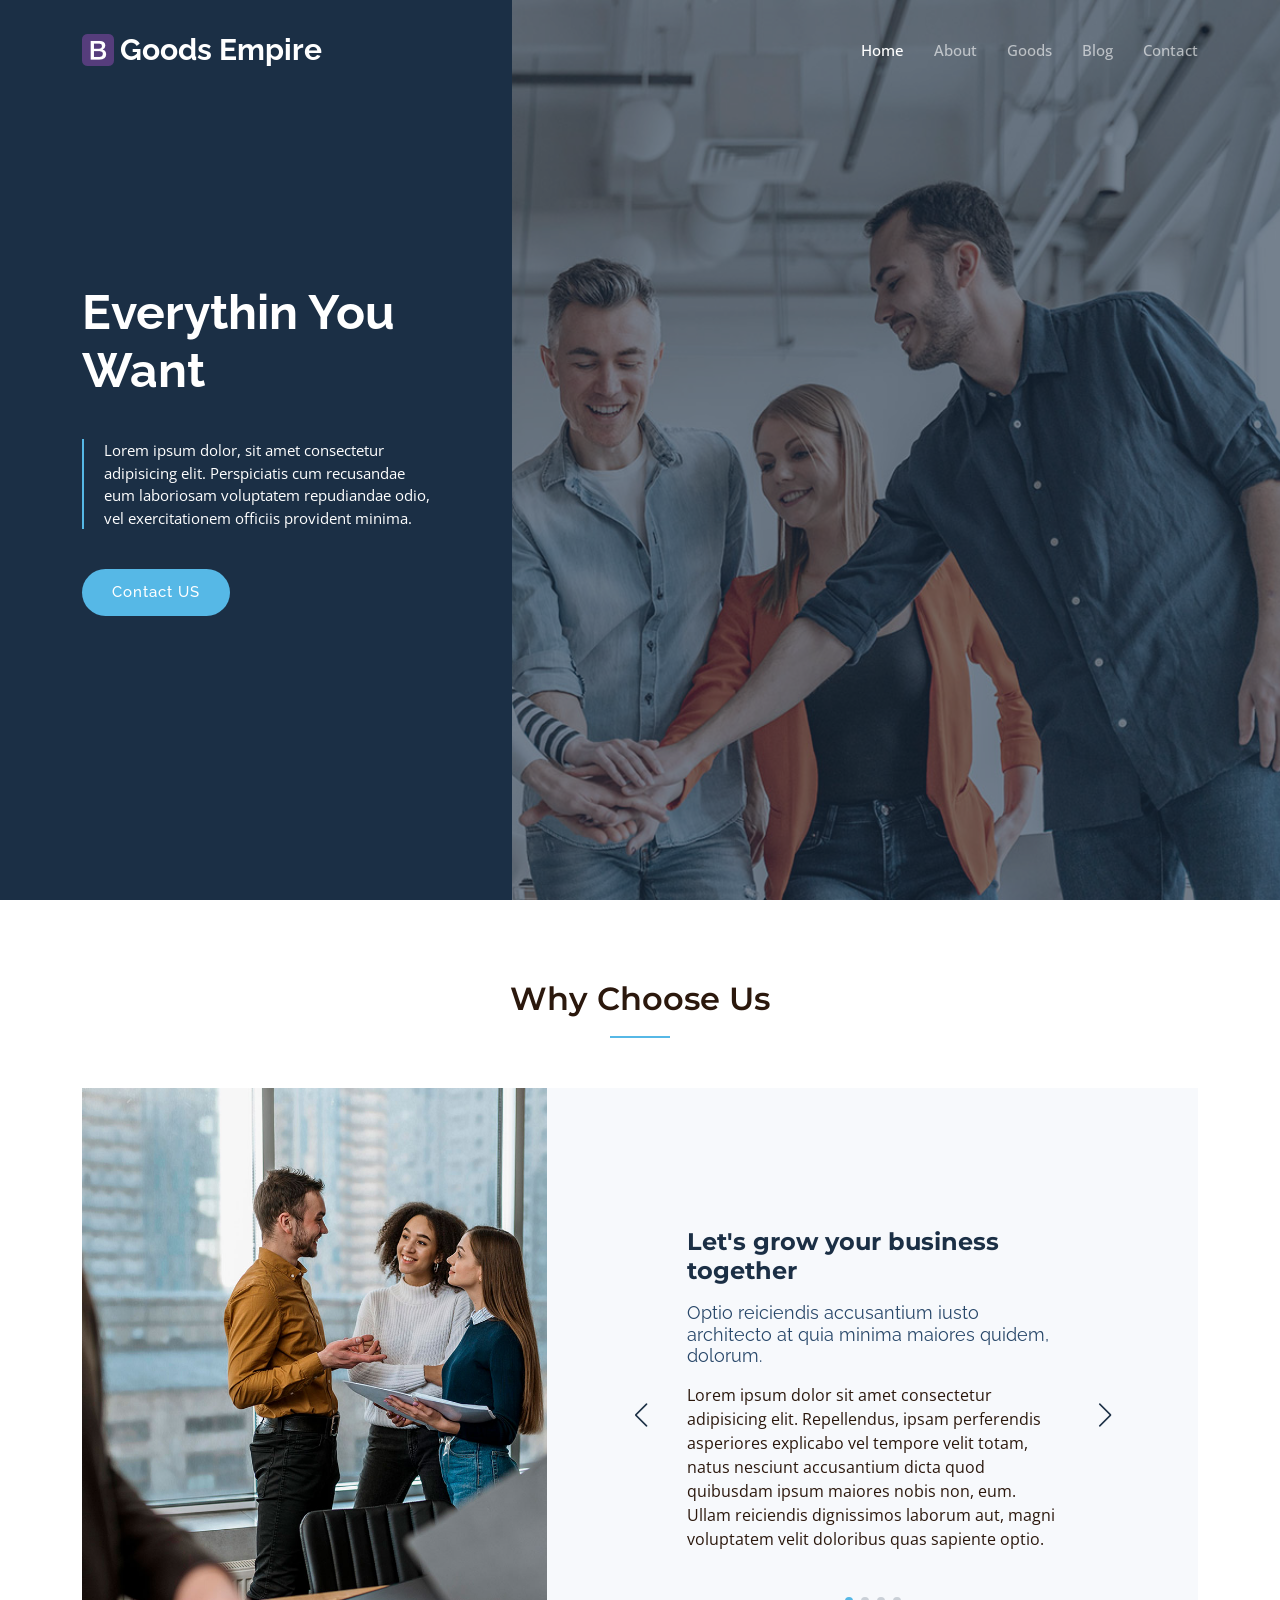
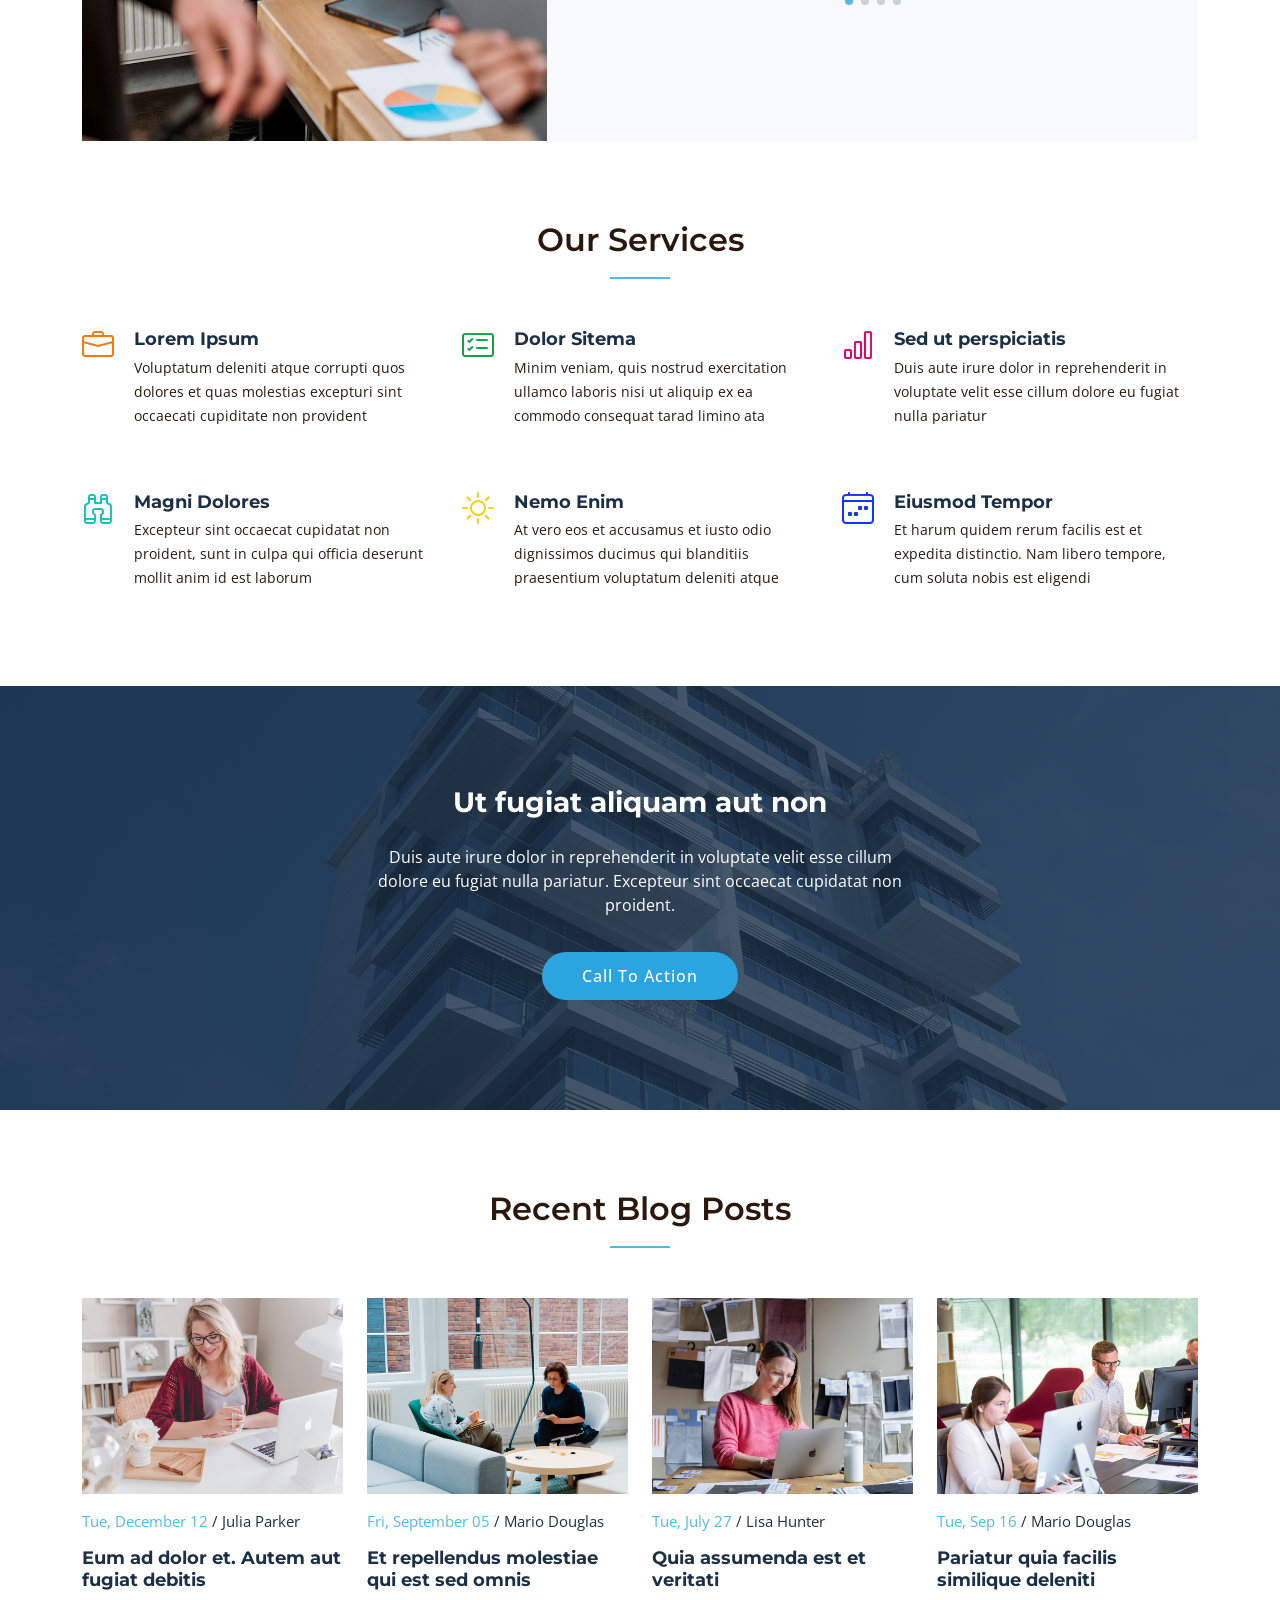
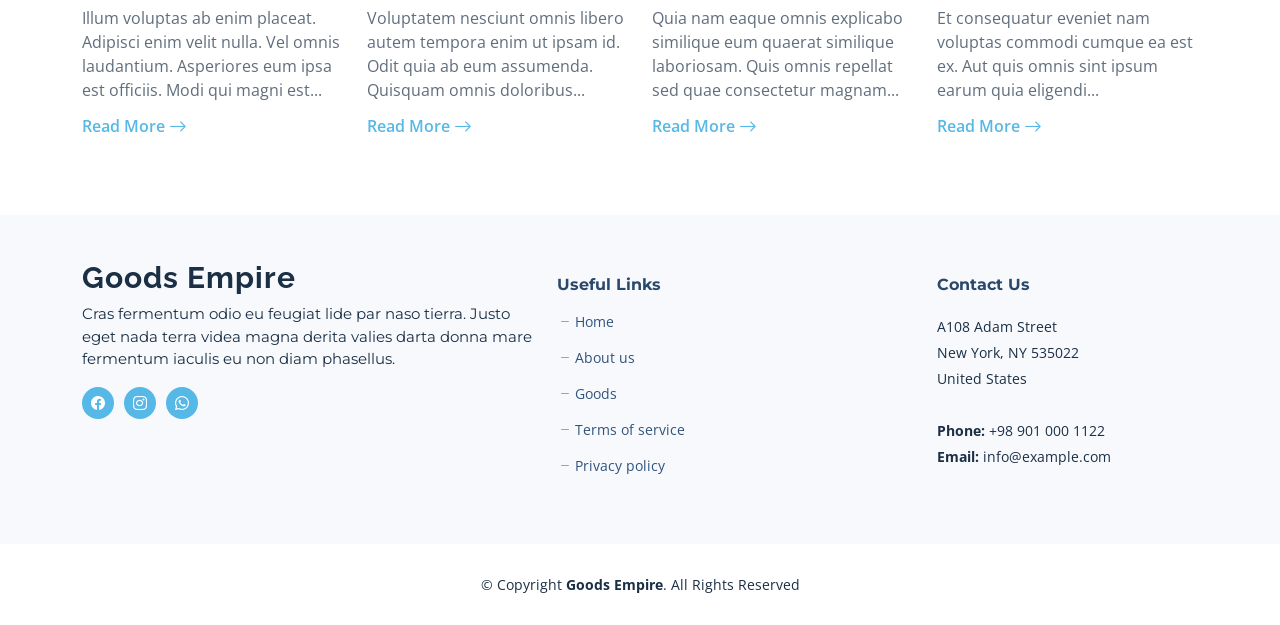
<file: index.html>
<!DOCTYPE html>
<html lang="en">

<head>
  <meta charset="utf-8">
  <meta content="width=device-width, initial-scale=1.0" name="viewport">

  <title>Goods Empire</title>
  <meta content="" name="description">
  <meta content="" name="keywords">

  <!-- Favicons -->
  <link href="assets/img/favicon.png" rel="icon">

  <!-- Google Fonts -->
  <link rel="preconnect" href="https://fonts.googleapis.com">
  <link rel="preconnect" href="https://fonts.gstatic.com" crossorigin>
  <link href="https://fonts.googleapis.com/css2?family=Open+Sans:ital,wght@0,300;0,400;0,500;0,600;0,700;1,300;1,400;1,600;1,700&family=Montserrat:ital,wght@0,300;0,400;0,500;0,600;0,700;1,300;1,400;1,500;1,600;1,700&family=Raleway:ital,wght@0,300;0,400;0,500;0,600;0,700;1,300;1,400;1,500;1,600;1,700&display=swap" rel="stylesheet">

  <!-- Vendor CSS Files -->
  <link href="assets/vendor/bootstrap/css/bootstrap.min.css" rel="stylesheet">
  <link href="assets/vendor/bootstrap-icons/bootstrap-icons.css" rel="stylesheet">
  <link href="assets/vendor/aos/aos.css" rel="stylesheet">
  <link href="assets/vendor/glightbox/css/glightbox.min.css" rel="stylesheet">
  <link href="assets/vendor/swiper/swiper-bundle.min.css" rel="stylesheet">
  <link href="assets/vendor/remixicon/remixicon.css" rel="stylesheet">

  <!-- Template Main CSS File -->
  <link href="assets/css/main.css" rel="stylesheet">

</head>

<body class="page-index">

  <!-- ======= Header ======= -->
  <header id="header" class="header d-flex align-items-center fixed-top">
    <div class="container-fluid container-xl d-flex align-items-center justify-content-between">

      <a href="index.html" class="logo d-flex align-items-center">
        <img src="assets/img/logo.png" alt="">
        <h1 class="d-flex align-items-center">Goods Empire</h1>
      </a>

      <i class="mobile-nav-toggle mobile-nav-show bi bi-list"></i>
      <i class="mobile-nav-toggle mobile-nav-hide d-none bi bi-x"></i>

      <nav id="navbar" class="navbar">
        <ul>
          <li><a href="index.html" class="active">Home</a></li>
          <li><a href="about.html">About</a></li>
          <li><a href="services.html">Goods</a></li>
          <li><a href="blog.html">Blog</a></li>
        <!-- <li class="dropdown"><a href="#"><span>Dropdown</span> <i class="bi bi-chevron-down dropdown-indicator"></i></a>
            <ul>
              <li><a href="#">Dropdown 1</a></li>
              <li class="dropdown"><a href="#"><span>Deep Dropdown</span> <i class="bi bi-chevron-down dropdown-indicator"></i></a>
                <ul>
                  <li><a href="#">Deep Dropdown 1</a></li>
                  <li><a href="#">Deep Dropdown 2</a></li>
                  <li><a href="#">Deep Dropdown 3</a></li>
                  <li><a href="#">Deep Dropdown 4</a></li>
                  <li><a href="#">Deep Dropdown 5</a></li>
                </ul>
              </li>
              <li><a href="#">Dropdown 2</a></li>
              <li><a href="#">Dropdown 3</a></li>
              <li><a href="#">Dropdown 4</a></li>
            </ul>
          </li> -->
          <li><a href="contact.html">Contact</a></li>
        </ul>
      </nav><!-- .navbar -->

    </div>
  </header><!-- End Header -->

  <!-- ======= Hero Section ======= -->
  <section id="hero" class="hero d-flex align-items-center">
    <div class="container">
      <div class="row">
        <div class="col-xl-4">
          <h2 data-aos="fade-up">Everythin You Want </h2>
          <blockquote data-aos="fade-up" data-aos-delay="100">
            <p>Lorem ipsum dolor, sit amet consectetur adipisicing elit. Perspiciatis cum recusandae eum laboriosam voluptatem repudiandae odio, vel exercitationem officiis provident minima. </p>
          </blockquote>
          <div class="d-flex" data-aos="fade-up" data-aos-delay="200">
            <a href="#about" class="btn-get-started">Contact US</a>
            <!-- <a href="https://www.youtube.com/watch?v=LXb3EKWsInQ" class="glightbox btn-watch-video d-flex align-items-center"><i class="bi bi-play-circle"></i><span>Watch Video</span></a> -->
          </div>

        </div>
      </div>
    </div>
  </section><!-- End Hero Section -->

  <main id="main">

    <!-- ======= Why Choose Us Section ======= -->
    <section id="why-us" class="why-us">
      <div class="container" data-aos="fade-up">

        <div class="section-header">
          <h2>Why Choose Us</h2>

        </div>

        <div class="row g-0" data-aos="fade-up" data-aos-delay="200">

          <div class="col-xl-5 img-bg" style="background-image: url('assets/img/why-us-bg.jpg')"></div>
          <div class="col-xl-7 slides  position-relative">

            <div class="slides-1 swiper">
              <div class="swiper-wrapper">

                <div class="swiper-slide">
                  <div class="item">
                    <h3 class="mb-3">Let's grow your business together</h3>
                    <h4 class="mb-3">Optio reiciendis accusantium iusto architecto at quia minima maiores quidem, dolorum.</h4>
                    <p>Lorem ipsum dolor sit amet consectetur adipisicing elit. Repellendus, ipsam perferendis asperiores explicabo vel tempore velit totam, natus nesciunt accusantium dicta quod quibusdam ipsum maiores nobis non, eum. Ullam reiciendis dignissimos laborum aut, magni voluptatem velit doloribus quas sapiente optio.</p>
                  </div>
                </div><!-- End slide item -->

                <div class="swiper-slide">
                  <div class="item">
                    <h3 class="mb-3">Unde perspiciatis ut repellat dolorem</h3>
                    <h4 class="mb-3">Amet cumque nam sed voluptas doloribus iusto. Dolorem eos aliquam quis.</h4>
                    <p>Dolorem quia fuga consectetur voluptatem. Earum consequatur nulla maxime necessitatibus cum accusamus. Voluptatem dolorem ut numquam dolorum delectus autem veritatis facilis. Et ea ut repellat ea. Facere est dolores fugiat dolor.</p>
                  </div>
                </div><!-- End slide item -->

                <div class="swiper-slide">
                  <div class="item">
                    <h3 class="mb-3">Aliquid non alias minus</h3>
                    <h4 class="mb-3">Necessitatibus voluptatibus explicabo dolores a vitae voluptatum.</h4>
                    <p>Neque voluptates aut. Soluta aut perspiciatis porro deserunt. Voluptate ut itaque velit. Aut consectetur voluptatem aspernatur sequi sit laborum. Voluptas enim dolorum fugiat aut.</p>
                  </div>
                </div><!-- End slide item -->

                <div class="swiper-slide">
                  <div class="item">
                    <h3 class="mb-3">Necessitatibus suscipit non voluptatem quibusdam</h3>
                    <h4 class="mb-3">Tempora quos est ut quia adipisci ut voluptas. Deleniti laborum soluta nihil est. Eum similique neque autem ut.</h4>
                    <p>Ut rerum et autem vel. Et rerum molestiae aut sit vel incidunt sit at voluptatem. Saepe dolorem et sed voluptate impedit. Ad et qui sint at qui animi animi rerum.</p>
                  </div>
                </div><!-- End slide item -->

              </div>
              <div class="swiper-pagination"></div>
            </div>
            <div class="swiper-button-prev"></div>
            <div class="swiper-button-next"></div>
          </div>

        </div>

      </div>
    </section><!-- End Why Choose Us Section -->

    <!-- ======= Our Services Section ======= -->
    <section id="services-list" class="services-list">
      <div class="container" data-aos="fade-up">

        <div class="section-header">
          <h2>Our Services</h2>

        </div>

        <div class="row gy-5">

          <div class="col-lg-4 col-md-6 service-item d-flex" data-aos="fade-up" data-aos-delay="100">
            <div class="icon flex-shrink-0"><i class="bi bi-briefcase" style="color: #f57813;"></i></div>
            <div>
              <h4 class="title"><a href="#" class="stretched-link">Lorem Ipsum</a></h4>
              <p class="description">Voluptatum deleniti atque corrupti quos dolores et quas molestias excepturi sint occaecati cupiditate non provident</p>
            </div>
          </div>
          <!-- End Service Item -->

          <div class="col-lg-4 col-md-6 service-item d-flex" data-aos="fade-up" data-aos-delay="200">
            <div class="icon flex-shrink-0"><i class="bi bi-card-checklist" style="color: #15a04a;"></i></div>
            <div>
              <h4 class="title"><a href="#" class="stretched-link">Dolor Sitema</a></h4>
              <p class="description">Minim veniam, quis nostrud exercitation ullamco laboris nisi ut aliquip ex ea commodo consequat tarad limino ata</p>
            </div>
          </div><!-- End Service Item -->

          <div class="col-lg-4 col-md-6 service-item d-flex" data-aos="fade-up" data-aos-delay="300">
            <div class="icon flex-shrink-0"><i class="bi bi-bar-chart" style="color: #d90769;"></i></div>
            <div>
              <h4 class="title"><a href="#" class="stretched-link">Sed ut perspiciatis</a></h4>
              <p class="description">Duis aute irure dolor in reprehenderit in voluptate velit esse cillum dolore eu fugiat nulla pariatur</p>
            </div>
          </div><!-- End Service Item -->

          <div class="col-lg-4 col-md-6 service-item d-flex" data-aos="fade-up" data-aos-delay="400">
            <div class="icon flex-shrink-0"><i class="bi bi-binoculars" style="color: #15bfbc;"></i></div>
            <div>
              <h4 class="title"><a href="#" class="stretched-link">Magni Dolores</a></h4>
              <p class="description">Excepteur sint occaecat cupidatat non proident, sunt in culpa qui officia deserunt mollit anim id est laborum</p>
            </div>
          </div><!-- End Service Item -->

          <div class="col-lg-4 col-md-6 service-item d-flex" data-aos="fade-up" data-aos-delay="500">
            <div class="icon flex-shrink-0"><i class="bi bi-brightness-high" style="color: #f5cf13;"></i></div>
            <div>
              <h4 class="title"><a href="#" class="stretched-link">Nemo Enim</a></h4>
              <p class="description">At vero eos et accusamus et iusto odio dignissimos ducimus qui blanditiis praesentium voluptatum deleniti atque</p>
            </div>
          </div><!-- End Service Item -->

          <div class="col-lg-4 col-md-6 service-item d-flex" data-aos="fade-up" data-aos-delay="600">
            <div class="icon flex-shrink-0"><i class="bi bi-calendar4-week" style="color: #1335f5;"></i></div>
            <div>
              <h4 class="title"><a href="#" class="stretched-link">Eiusmod Tempor</a></h4>
              <p class="description">Et harum quidem rerum facilis est et expedita distinctio. Nam libero tempore, cum soluta nobis est eligendi</p>
            </div>
          </div><!-- End Service Item -->

        </div>

      </div>
    </section><!-- End Our Services Section -->

    <!-- ======= Call To Action Section ======= -->
    <section id="call-to-action" class="call-to-action">
      <div class="container" data-aos="fade-up">
        <div class="row justify-content-center">
          <div class="col-lg-6 text-center">
            <h3>Ut fugiat aliquam aut non</h3>
            <p>Duis aute irure dolor in reprehenderit in voluptate velit esse cillum dolore eu fugiat nulla pariatur. Excepteur sint occaecat cupidatat non proident.</p>
            <a class="cta-btn" href="#">Call To Action</a>
          </div>
        </div>

      </div>
    </section><!-- End Call To Action Section -->

    <!-- ======= Features Section ======= -->
  <!-- 
    <section id="features" class="features">

      <div class="container" data-aos="fade-up">
        <div class="row">
          <div class="col-lg-7" data-aos="fade-up" data-aos-delay="100">
            <h3>Powerful Features for <br>Your Business</h3>

            <div class="row gy-4">

              <div class="col-md-6">
                <div class="icon-list d-flex">
                  <i class="ri-store-line" style="color: #ffbb2c;"></i>
                  <span>Easy Cart Features</span>
                </div>
              </div>

              <div class="col-md-6">
                <div class="icon-list d-flex">
                  <i class="ri-bar-chart-box-line" style="color: #5578ff;"></i>
                  <span>Sit amet consectetur adipisicing</span>
                </div>
              </div>

              <div class="col-md-6">
                <div class="icon-list d-flex">
                  <i class="ri-calendar-todo-line" style="color: #e80368;"></i>
                  <span>Ipsum Rerum Explicabo</span>
                </div>
              </div>

              <div class="col-md-6">
                <div class="icon-list d-flex">
                  <i class="ri-paint-brush-line" style="color: #e361ff;"></i>
                  <span>Easy Cart Features</span>
                </div>
              </div>

              <div class="col-md-6">
                <div class="icon-list d-flex">
                  <i class="ri-database-2-line" style="color: #47aeff;"></i>
                  <span>Easy Cart Features</span>
                </div>
              </div>

              <div class="col-md-6">
                <div class="icon-list d-flex">
                  <i class="ri-gradienter-line" style="color: #ffa76e;"></i>
                  <span>Sit amet consectetur adipisicing</span>
                </div>
              </div>

              <div class="col-md-6">
                <div class="icon-list d-flex">
                  <i class="ri-file-list-3-line" style="color: #11dbcf;"></i>
                  <span>Ipsum Rerum Explicabo</span>
                </div>
              </div>

              <div class="col-md-6">
                <div class="icon-list d-flex">
                  <i class="ri-base-station-line" style="color: #ff5828;"></i>
                  <span>Easy Cart Features</span>
                </div>
              </div>
            </div>
          </div>
          <div class="col-lg-5 position-relative" data-aos="fade-up" data-aos-delay="200">
            <div class="phone-wrap">
              <img src="assets/img/iphone.png" alt="Image" class="img-fluid">
            </div>
          </div>
        </div>

      </div>

      <div class="details">
        <div class="container" data-aos="fade-up" data-aos-delay="300">
          <div class="row">
            <div class="col-md-6">
              <h4>Labore Sdio Lidui<br>Bonde Naruto</h4>
              <p>Lorem ipsum dolor sit amet, consectetur adipisicing elit. Numquam nostrum molestias doloremque quae delectus odit minima corrupti blanditiis quo animi!</p>
              <a href="#about" class="btn-get-started">Get Started</a>
            </div>
          </div>

        </div>
      </div>

    </section>End Features Section
  -->
    <!-- ======= Recent Blog Posts Section ======= -->
    <section id="recent-posts" class="recent-posts">
      <div class="container" data-aos="fade-up">

        <div class="section-header">
          <h2>Recent Blog Posts</h2>

        </div>

        <div class="row gy-5">

          <div class="col-xl-3 col-md-6" data-aos="fade-up" data-aos-delay="100">
            <div class="post-box">
              <div class="post-img"><img src="assets/img/blog/blog-1.jpg" class="img-fluid" alt=""></div>
              <div class="meta">
                <span class="post-date">Tue, December 12</span>
                <span class="post-author"> / Julia Parker</span>
              </div>
              <h3 class="post-title">Eum ad dolor et. Autem aut fugiat debitis</h3>
              <p>Illum voluptas ab enim placeat. Adipisci enim velit nulla. Vel omnis laudantium. Asperiores eum ipsa est officiis. Modi qui magni est...</p>
              <a href="blog-details.html" class="readmore stretched-link"><span>Read More</span><i class="bi bi-arrow-right"></i></a>
            </div>
          </div>

          <div class="col-xl-3 col-md-6" data-aos="fade-up" data-aos-delay="200">
            <div class="post-box">
              <div class="post-img"><img src="assets/img/blog/blog-2.jpg" class="img-fluid" alt=""></div>
              <div class="meta">
                <span class="post-date">Fri, September 05</span>
                <span class="post-author"> / Mario Douglas</span>
              </div>
              <h3 class="post-title">Et repellendus molestiae qui est sed omnis</h3>
              <p>Voluptatem nesciunt omnis libero autem tempora enim ut ipsam id. Odit quia ab eum assumenda. Quisquam omnis doloribus...</p>
              <a href="blog-details.html" class="readmore stretched-link"><span>Read More</span><i class="bi bi-arrow-right"></i></a>
            </div>
          </div>

          <div class="col-xl-3 col-md-6" data-aos="fade-up" data-aos-delay="300">
            <div class="post-box">
              <div class="post-img"><img src="assets/img/blog/blog-3.jpg" class="img-fluid" alt=""></div>
              <div class="meta">
                <span class="post-date">Tue, July 27</span>
                <span class="post-author"> / Lisa Hunter</span>
              </div>
              <h3 class="post-title">Quia assumenda est et veritati</h3>
              <p>Quia nam eaque omnis explicabo similique eum quaerat similique laboriosam. Quis omnis repellat sed quae consectetur magnam...</p>
              <a href="blog-details.html" class="readmore stretched-link"><span>Read More</span><i class="bi bi-arrow-right"></i></a>
            </div>
          </div>

          <div class="col-xl-3 col-md-6" data-aos="fade-up" data-aos-delay="400">
            <div class="post-box">
              <div class="post-img"><img src="assets/img/blog/blog-4.jpg" class="img-fluid" alt=""></div>
              <div class="meta">
                <span class="post-date">Tue, Sep 16</span>
                <span class="post-author"> / Mario Douglas</span>
              </div>
              <h3 class="post-title">Pariatur quia facilis similique deleniti</h3>
              <p>Et consequatur eveniet nam voluptas commodi cumque ea est ex. Aut quis omnis sint ipsum earum quia eligendi...</p>
              <a href="blog-details.html" class="readmore stretched-link"><span>Read More</span><i class="bi bi-arrow-right"></i></a>
            </div>
          </div>

        </div>

      </div>
    </section><!-- End Recent Blog Posts Section -->

  </main><!-- End #main -->

  <!-- ======= Footer ======= -->
  <footer id="footer" class="footer">

    <div class="footer-content">
      <div class="container">
        <div class="row gy-4">
          <div class="col-lg-5 col-md-12 footer-info">
            <a href="index.html" class="logo d-flex align-items-center">
              <span>Goods Empire</span>
            </a>
            <p>Cras fermentum odio eu feugiat lide par naso tierra. Justo eget nada terra videa magna derita valies darta donna mare fermentum iaculis eu non diam phasellus.</p>
            <div class="social-links d-flex  mt-3">
              <a href="#" class="facebook"><i class="bi bi-facebook"></i></a>
              <a href="#" class="instagram"><i class="bi bi-instagram"></i></a>
              <a href="#" class="whatsapp"><i class="bi bi-whatsapp"></i></a>
            </div>
          </div>

          <div class="col-lg-4 col-6 footer-links">
            <h4>Useful Links</h4>
            <ul>
              <li><i class="bi bi-dash"></i> <a href="#">Home</a></li>
              <li><i class="bi bi-dash"></i> <a href="#">About us</a></li>
              <li><i class="bi bi-dash"></i> <a href="#">Goods</a></li>
              <li><i class="bi bi-dash"></i> <a href="#">Terms of service</a></li>
              <li><i class="bi bi-dash"></i> <a href="#">Privacy policy</a></li>
            </ul>
          </div>

          <!-- <div class="col-lg-2 col-6 footer-links">
            <h4>Our Goods</h4>
            <ul>
              <li><i class="bi bi-dash"></i> <a href="#">Web Design</a></li>
              <li><i class="bi bi-dash"></i> <a href="#">Web Development</a></li>
              <li><i class="bi bi-dash"></i> <a href="#">Product Management</a></li>
              <li><i class="bi bi-dash"></i> <a href="#">Marketing</a></li>
              <li><i class="bi bi-dash"></i> <a href="#">Graphic Design</a></li>
            </ul>
          </div> -->

          <div class="col-lg-3 col-6 footer-contact text-center text-md-start">
            <h4>Contact Us</h4>
            <p>
              A108 Adam Street <br>
              New York, NY 535022<br>
              United States <br><br>
              <strong>Phone:</strong> +98 901 000 1122<br>
              <strong>Email:</strong> info@example.com<br>
            </p>

          </div>

        </div>
      </div>
    </div>

    <div class="footer-legal">
      <div class="container">
        <div class="copyright">
          &copy; Copyright <strong><span>Goods Empire</span></strong>. All Rights Reserved
        </div>

      </div>
    </div>
  </footer><!-- End Footer --><!-- End Footer -->

  <a href="#" class="scroll-top d-flex align-items-center justify-content-center"><i class="bi bi-arrow-up-short"></i></a>

  <div id="preloader"></div>

  <!-- Vendor JS Files -->
  <script src="assets/vendor/bootstrap/js/bootstrap.bundle.min.js"></script>
  <script src="assets/vendor/aos/aos.js"></script>
  <script src="assets/vendor/glightbox/js/glightbox.min.js"></script>
  <script src="assets/vendor/swiper/swiper-bundle.min.js"></script>
  <script src="assets/vendor/isotope-layout/isotope.pkgd.min.js"></script>
  <script src="assets/vendor/php-email-form/validate.js"></script>

  <!-- Template Main JS File -->
  <script src="assets/js/main.js"></script>

</body>

</html>
</file>
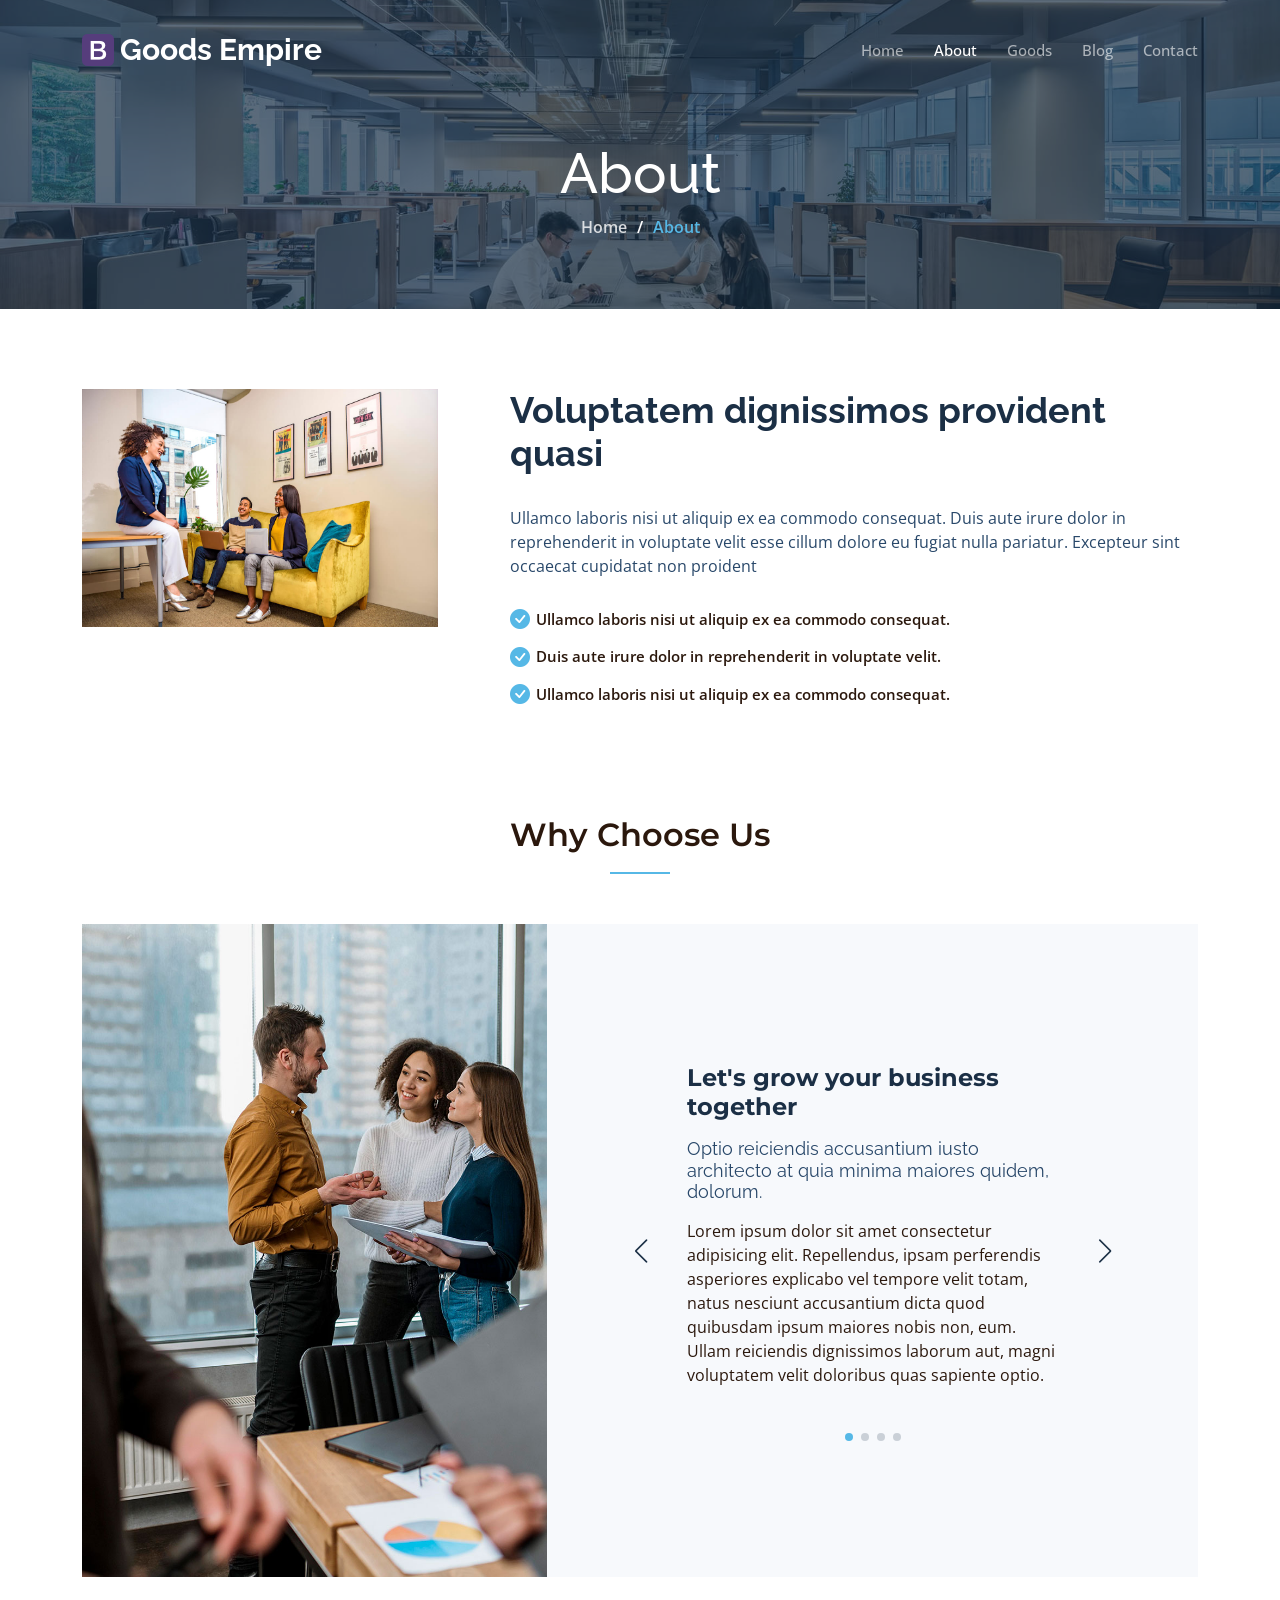
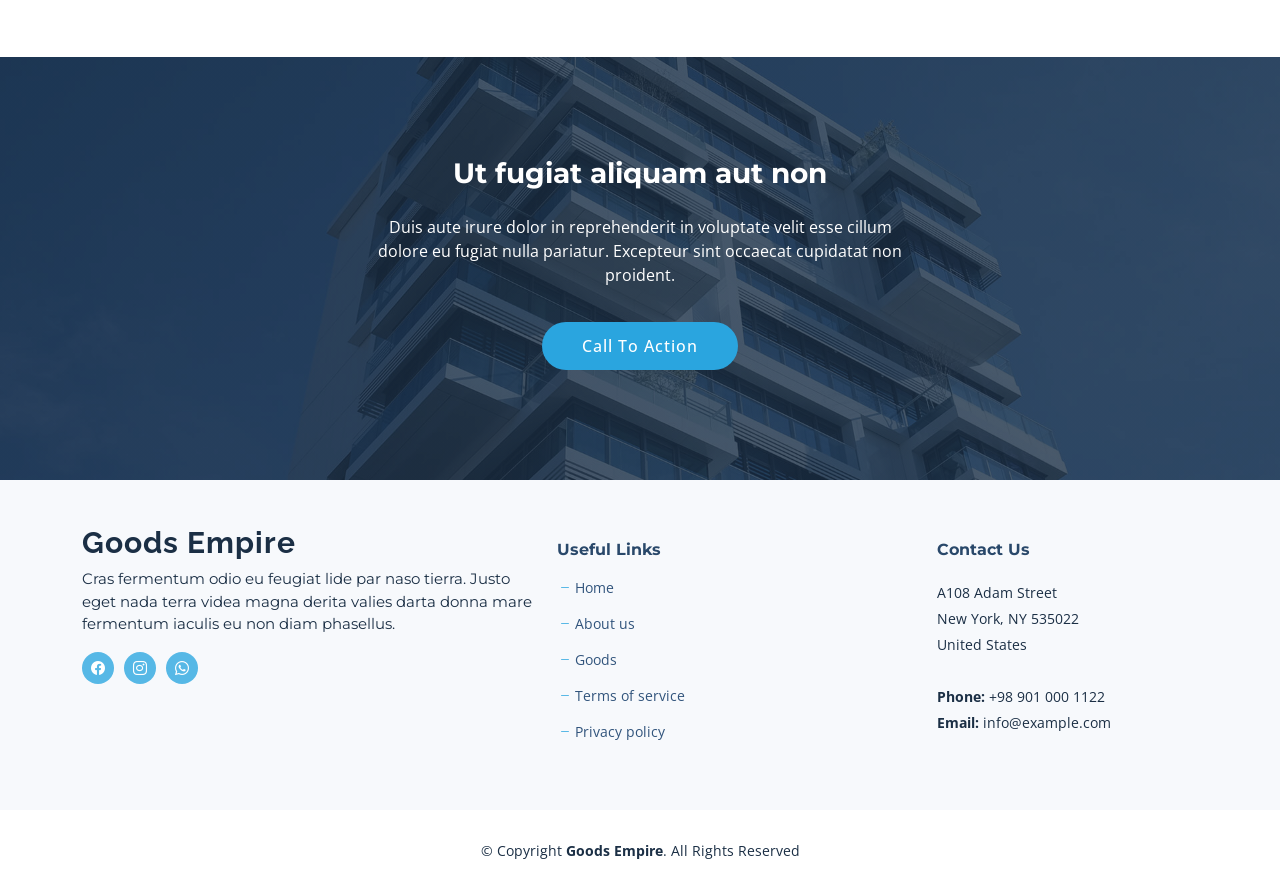
<file: about.html>
<!DOCTYPE html>
<html lang="en">

<head>
  <meta charset="utf-8">
  <meta content="width=device-width, initial-scale=1.0" name="viewport">

  <title>Goods Empire - About</title>
  <meta content="" name="description">
  <meta content="" name="keywords">

  <!-- Favicons -->
  <link href="assets/img/favicon.png" rel="icon">
  <link href="assets/img/apple-touch-icon.png" rel="apple-touch-icon">

  <!-- Google Fonts -->
  <link rel="preconnect" href="https://fonts.googleapis.com">
  <link rel="preconnect" href="https://fonts.gstatic.com" crossorigin>
  <link href="https://fonts.googleapis.com/css2?family=Open+Sans:ital,wght@0,300;0,400;0,500;0,600;0,700;1,300;1,400;1,600;1,700&family=Montserrat:ital,wght@0,300;0,400;0,500;0,600;0,700;1,300;1,400;1,500;1,600;1,700&family=Raleway:ital,wght@0,300;0,400;0,500;0,600;0,700;1,300;1,400;1,500;1,600;1,700&display=swap" rel="stylesheet">

  <!-- Vendor CSS Files -->
  <link href="assets/vendor/bootstrap/css/bootstrap.min.css" rel="stylesheet">
  <link href="assets/vendor/bootstrap-icons/bootstrap-icons.css" rel="stylesheet">
  <link href="assets/vendor/aos/aos.css" rel="stylesheet">
  <link href="assets/vendor/glightbox/css/glightbox.min.css" rel="stylesheet">
  <link href="assets/vendor/swiper/swiper-bundle.min.css" rel="stylesheet">
  <link href="assets/vendor/remixicon/remixicon.css" rel="stylesheet">

  <!-- Template Main CSS File -->
  <link href="assets/css/main.css" rel="stylesheet">

  <!-- =======================================================
  * Template Name: Nova
  * Updated: Aug 30 2023 with Bootstrap v5.3.1
  * Template URL: https://bootstrapmade.com/nova-bootstrap-business-template/
  * Author: BootstrapMade.com
  * License: https://bootstrapmade.com/license/
  ======================================================== -->
</head>

<body class="page-about">


  <!-- ======= Header ======= -->
  <header id="header" class="header d-flex align-items-center fixed-top">
    <div class="container-fluid container-xl d-flex align-items-center justify-content-between">

      <a href="index.html" class="logo d-flex align-items-center">
        <img src="assets/img/logo.png" alt="">
        <h1 class="d-flex align-items-center">Goods Empire</h1>
      </a>

      <i class="mobile-nav-toggle mobile-nav-show bi bi-list"></i>
      <i class="mobile-nav-toggle mobile-nav-hide d-none bi bi-x"></i>

      <nav id="navbar" class="navbar">
        <ul>
          <li><a href="index.html">Home</a></li>
          <li><a href="about.html" class="active">About</a></li>
          <li><a href="services.html">Goods</a></li>
          <li><a href="blog.html">Blog</a></li>
        <!-- <li class="dropdown"><a href="#"><span>Dropdown</span> <i class="bi bi-chevron-down dropdown-indicator"></i></a>
            <ul>
              <li><a href="#">Dropdown 1</a></li>
              <li class="dropdown"><a href="#"><span>Deep Dropdown</span> <i class="bi bi-chevron-down dropdown-indicator"></i></a>
                <ul>
                  <li><a href="#">Deep Dropdown 1</a></li>
                  <li><a href="#">Deep Dropdown 2</a></li>
                  <li><a href="#">Deep Dropdown 3</a></li>
                  <li><a href="#">Deep Dropdown 4</a></li>
                  <li><a href="#">Deep Dropdown 5</a></li>
                </ul>
              </li>
              <li><a href="#">Dropdown 2</a></li>
              <li><a href="#">Dropdown 3</a></li>
              <li><a href="#">Dropdown 4</a></li>
            </ul>
          </li> -->
          <li><a href="contact.html">Contact</a></li>
        </ul>
      </nav><!-- .navbar -->

    </div>
  </header><!-- End Header -->

  <main id="main">

    <!-- ======= Breadcrumbs ======= -->
    <div class="breadcrumbs d-flex align-items-center" style="background-image: url('assets/img/about-header.jpg');">
      <div class="container position-relative d-flex flex-column align-items-center">

        <h2>About</h2>
        <ol>
          <li><a href="index.html">Home</a></li>
          <li>About</li>
        </ol>

      </div>
    </div><!-- End Breadcrumbs -->

    <!-- ======= About Section ======= -->
    <section id="about" class="about">
      <div class="container" data-aos="fade-up">

        <div class="row gy-4" data-aos="fade-up">
          <div class="col-lg-4">
            <img src="assets/img/about.jpg" class="img-fluid" alt="">
          </div>
          <div class="col-lg-8">
            <div class="content ps-lg-5">
              <h3>Voluptatem dignissimos provident quasi</h3>
              <p>
                Ullamco laboris nisi ut aliquip ex ea commodo consequat. Duis aute irure dolor in reprehenderit in voluptate
                velit esse cillum dolore eu fugiat nulla pariatur. Excepteur sint occaecat cupidatat non proident
              </p>
              <ul>
                <li><i class="bi bi-check-circle-fill"></i> Ullamco laboris nisi ut aliquip ex ea commodo consequat.</li>
                <li><i class="bi bi-check-circle-fill"></i> Duis aute irure dolor in reprehenderit in voluptate velit.</li>
                <li><i class="bi bi-check-circle-fill"></i> Ullamco laboris nisi ut aliquip ex ea commodo consequat.</li>
              </ul>
            </div>
          </div>
        </div>

      </div>
    </section><!-- End About Section -->

    <!-- ======= Why Choose Us Section ======= -->
    <section id="why-us" class="why-us">
      <div class="container" data-aos="fade-up">

        <div class="section-header">
          <h2>Why Choose Us</h2>

        </div>

        <div class="row g-0" data-aos="fade-up" data-aos-delay="200">

          <div class="col-xl-5 img-bg" style="background-image: url('assets/img/why-us-bg.jpg')"></div>
          <div class="col-xl-7 slides  position-relative">

            <div class="slides-1 swiper">
              <div class="swiper-wrapper">

                <div class="swiper-slide">
                  <div class="item">
                    <h3 class="mb-3">Let's grow your business together</h3>
                    <h4 class="mb-3">Optio reiciendis accusantium iusto architecto at quia minima maiores quidem, dolorum.</h4>
                    <p>Lorem ipsum dolor sit amet consectetur adipisicing elit. Repellendus, ipsam perferendis asperiores explicabo vel tempore velit totam, natus nesciunt accusantium dicta quod quibusdam ipsum maiores nobis non, eum. Ullam reiciendis dignissimos laborum aut, magni voluptatem velit doloribus quas sapiente optio.</p>
                  </div>
                </div><!-- End slide item -->

                <div class="swiper-slide">
                  <div class="item">
                    <h3 class="mb-3">Unde perspiciatis ut repellat dolorem</h3>
                    <h4 class="mb-3">Amet cumque nam sed voluptas doloribus iusto. Dolorem eos aliquam quis.</h4>
                    <p>Dolorem quia fuga consectetur voluptatem. Earum consequatur nulla maxime necessitatibus cum accusamus. Voluptatem dolorem ut numquam dolorum delectus autem veritatis facilis. Et ea ut repellat ea. Facere est dolores fugiat dolor.</p>
                  </div>
                </div><!-- End slide item -->

                <div class="swiper-slide">
                  <div class="item">
                    <h3 class="mb-3">Aliquid non alias minus</h3>
                    <h4 class="mb-3">Necessitatibus voluptatibus explicabo dolores a vitae voluptatum.</h4>
                    <p>Neque voluptates aut. Soluta aut perspiciatis porro deserunt. Voluptate ut itaque velit. Aut consectetur voluptatem aspernatur sequi sit laborum. Voluptas enim dolorum fugiat aut.</p>
                  </div>
                </div><!-- End slide item -->

                <div class="swiper-slide">
                  <div class="item">
                    <h3 class="mb-3">Necessitatibus suscipit non voluptatem quibusdam</h3>
                    <h4 class="mb-3">Tempora quos est ut quia adipisci ut voluptas. Deleniti laborum soluta nihil est. Eum similique neque autem ut.</h4>
                    <p>Ut rerum et autem vel. Et rerum molestiae aut sit vel incidunt sit at voluptatem. Saepe dolorem et sed voluptate impedit. Ad et qui sint at qui animi animi rerum.</p>
                  </div>
                </div><!-- End slide item -->

              </div>
              <div class="swiper-pagination"></div>
            </div>
            <div class="swiper-button-prev"></div>
            <div class="swiper-button-next"></div>
          </div>

        </div>

      </div>
    </section><!-- End Why Choose Us Section -->

    <!-- ======= Call To Action Section ======= -->
    <section id="call-to-action" class="call-to-action">
      <div class="container" data-aos="fade-up">
        <div class="row justify-content-center">
          <div class="col-lg-6 text-center">
            <h3>Ut fugiat aliquam aut non</h3>
            <p>Duis aute irure dolor in reprehenderit in voluptate velit esse cillum dolore eu fugiat nulla pariatur. Excepteur sint occaecat cupidatat non proident.</p>
            <a class="cta-btn" href="#">Call To Action</a>
          </div>
        </div>

      </div>
    </section><!-- End Call To Action Section -->

    <!-- ======= Team Section ======= -->
    <!-- <section id="team" class="team">
      <div class="container" data-aos="fade-up">

        <div class="section-header">
          <h2>Our Team</h2>

        </div>

        <div class="row gy-4">

          <div class="col-lg-3 col-md-6" data-aos="fade-up" data-aos-delay="100">
            <div class="team-member">
              <div class="member-img">
                <img src="assets/img/team/team-1.jpg" class="img-fluid" alt="">
                <div class="social">
                  <a href=""><i class="bi bi-twitter"></i></a>
                  <a href=""><i class="bi bi-facebook"></i></a>
                  <a href=""><i class="bi bi-instagram"></i></a>
                  <a href=""><i class="bi bi-linkedin"></i></a>
                </div>
              </div>
              <div class="member-info">
                <h4>Walter White</h4>
                <span>Chief Executive Officer</span>
              </div>
            </div>
          </div>

          <div class="col-lg-3 col-md-6" data-aos="fade-up" data-aos-delay="200">
            <div class="team-member">
              <div class="member-img">
                <img src="assets/img/team/team-2.jpg" class="img-fluid" alt="">
                <div class="social">
                  <a href=""><i class="bi bi-twitter"></i></a>
                  <a href=""><i class="bi bi-facebook"></i></a>
                  <a href=""><i class="bi bi-instagram"></i></a>
                  <a href=""><i class="bi bi-linkedin"></i></a>
                </div>
              </div>
              <div class="member-info">
                <h4>Sarah Jhonson</h4>
                <span>Product Manager</span>
              </div>
            </div>
          </div>

          <div class="col-lg-3 col-md-6" data-aos="fade-up" data-aos-delay="300">
            <div class="team-member">
              <div class="member-img">
                <img src="assets/img/team/team-3.jpg" class="img-fluid" alt="">
                <div class="social">
                  <a href=""><i class="bi bi-twitter"></i></a>
                  <a href=""><i class="bi bi-facebook"></i></a>
                  <a href=""><i class="bi bi-instagram"></i></a>
                  <a href=""><i class="bi bi-linkedin"></i></a>
                </div>
              </div>
              <div class="member-info">
                <h4>William Anderson</h4>
                <span>CTO</span>
              </div>
            </div>
          </div>

          <div class="col-lg-3 col-md-6" data-aos="fade-up" data-aos-delay="400">
            <div class="team-member">
              <div class="member-img">
                <img src="assets/img/team/team-4.jpg" class="img-fluid" alt="">
                <div class="social">
                  <a href=""><i class="bi bi-twitter"></i></a>
                  <a href=""><i class="bi bi-facebook"></i></a>
                  <a href=""><i class="bi bi-instagram"></i></a>
                  <a href=""><i class="bi bi-linkedin"></i></a>
                </div>
              </div>
              <div class="member-info">
                <h4>Amanda Jepson</h4>
                <span>Accountant</span>
              </div>
            </div>
          </div>

        </div>

      </div>
    </section> -->
    <!-- End Team Section -->

  </main><!-- End #main -->

  <!-- ======= Footer ======= -->
  <footer id="footer" class="footer">

    <div class="footer-content">
      <div class="container">
        <div class="row gy-4">
          <div class="col-lg-5 col-md-12 footer-info">
            <a href="index.html" class="logo d-flex align-items-center">
              <span>Goods Empire</span>
            </a>
            <p>Cras fermentum odio eu feugiat lide par naso tierra. Justo eget nada terra videa magna derita valies darta donna mare fermentum iaculis eu non diam phasellus.</p>
            <div class="social-links d-flex  mt-3">
              <a href="#" class="facebook"><i class="bi bi-facebook"></i></a>
              <a href="#" class="instagram"><i class="bi bi-instagram"></i></a>
              <a href="#" class="whatsapp"><i class="bi bi-whatsapp"></i></a>
            </div>
          </div>

          <div class="col-lg-4 col-6 footer-links">
            <h4>Useful Links</h4>
            <ul>
              <li><i class="bi bi-dash"></i> <a href="#">Home</a></li>
              <li><i class="bi bi-dash"></i> <a href="#">About us</a></li>
              <li><i class="bi bi-dash"></i> <a href="#">Goods</a></li>
              <li><i class="bi bi-dash"></i> <a href="#">Terms of service</a></li>
              <li><i class="bi bi-dash"></i> <a href="#">Privacy policy</a></li>
            </ul>
          </div>

          <!-- <div class="col-lg-2 col-6 footer-links">
            <h4>Our Goods</h4>
            <ul>
              <li><i class="bi bi-dash"></i> <a href="#">Web Design</a></li>
              <li><i class="bi bi-dash"></i> <a href="#">Web Development</a></li>
              <li><i class="bi bi-dash"></i> <a href="#">Product Management</a></li>
              <li><i class="bi bi-dash"></i> <a href="#">Marketing</a></li>
              <li><i class="bi bi-dash"></i> <a href="#">Graphic Design</a></li>
            </ul>
          </div> -->

          <div class="col-lg-3 col-6 footer-contact text-center text-md-start">
            <h4>Contact Us</h4>
            <p>
              A108 Adam Street <br>
              New York, NY 535022<br>
              United States <br><br>
              <strong>Phone:</strong> +98 901 000 1122<br>
              <strong>Email:</strong> info@example.com<br>
            </p>

          </div>

        </div>
      </div>
    </div>

    <div class="footer-legal">
      <div class="container">
        <div class="copyright">
          &copy; Copyright <strong><span>Goods Empire</span></strong>. All Rights Reserved
        </div>

      </div>
    </div>
  </footer><!-- End Footer --><!-- End Footer -->


  <a href="#" class="scroll-top d-flex align-items-center justify-content-center"><i class="bi bi-arrow-up-short"></i></a>

  <div id="preloader"></div>

  <!-- Vendor JS Files -->
  <script src="assets/vendor/bootstrap/js/bootstrap.bundle.min.js"></script>
  <script src="assets/vendor/aos/aos.js"></script>
  <script src="assets/vendor/glightbox/js/glightbox.min.js"></script>
  <script src="assets/vendor/swiper/swiper-bundle.min.js"></script>
  <script src="assets/vendor/isotope-layout/isotope.pkgd.min.js"></script>
  <script src="assets/vendor/php-email-form/validate.js"></script>

  <!-- Template Main JS File -->
  <script src="assets/js/main.js"></script>

</body>

</html>
</file>
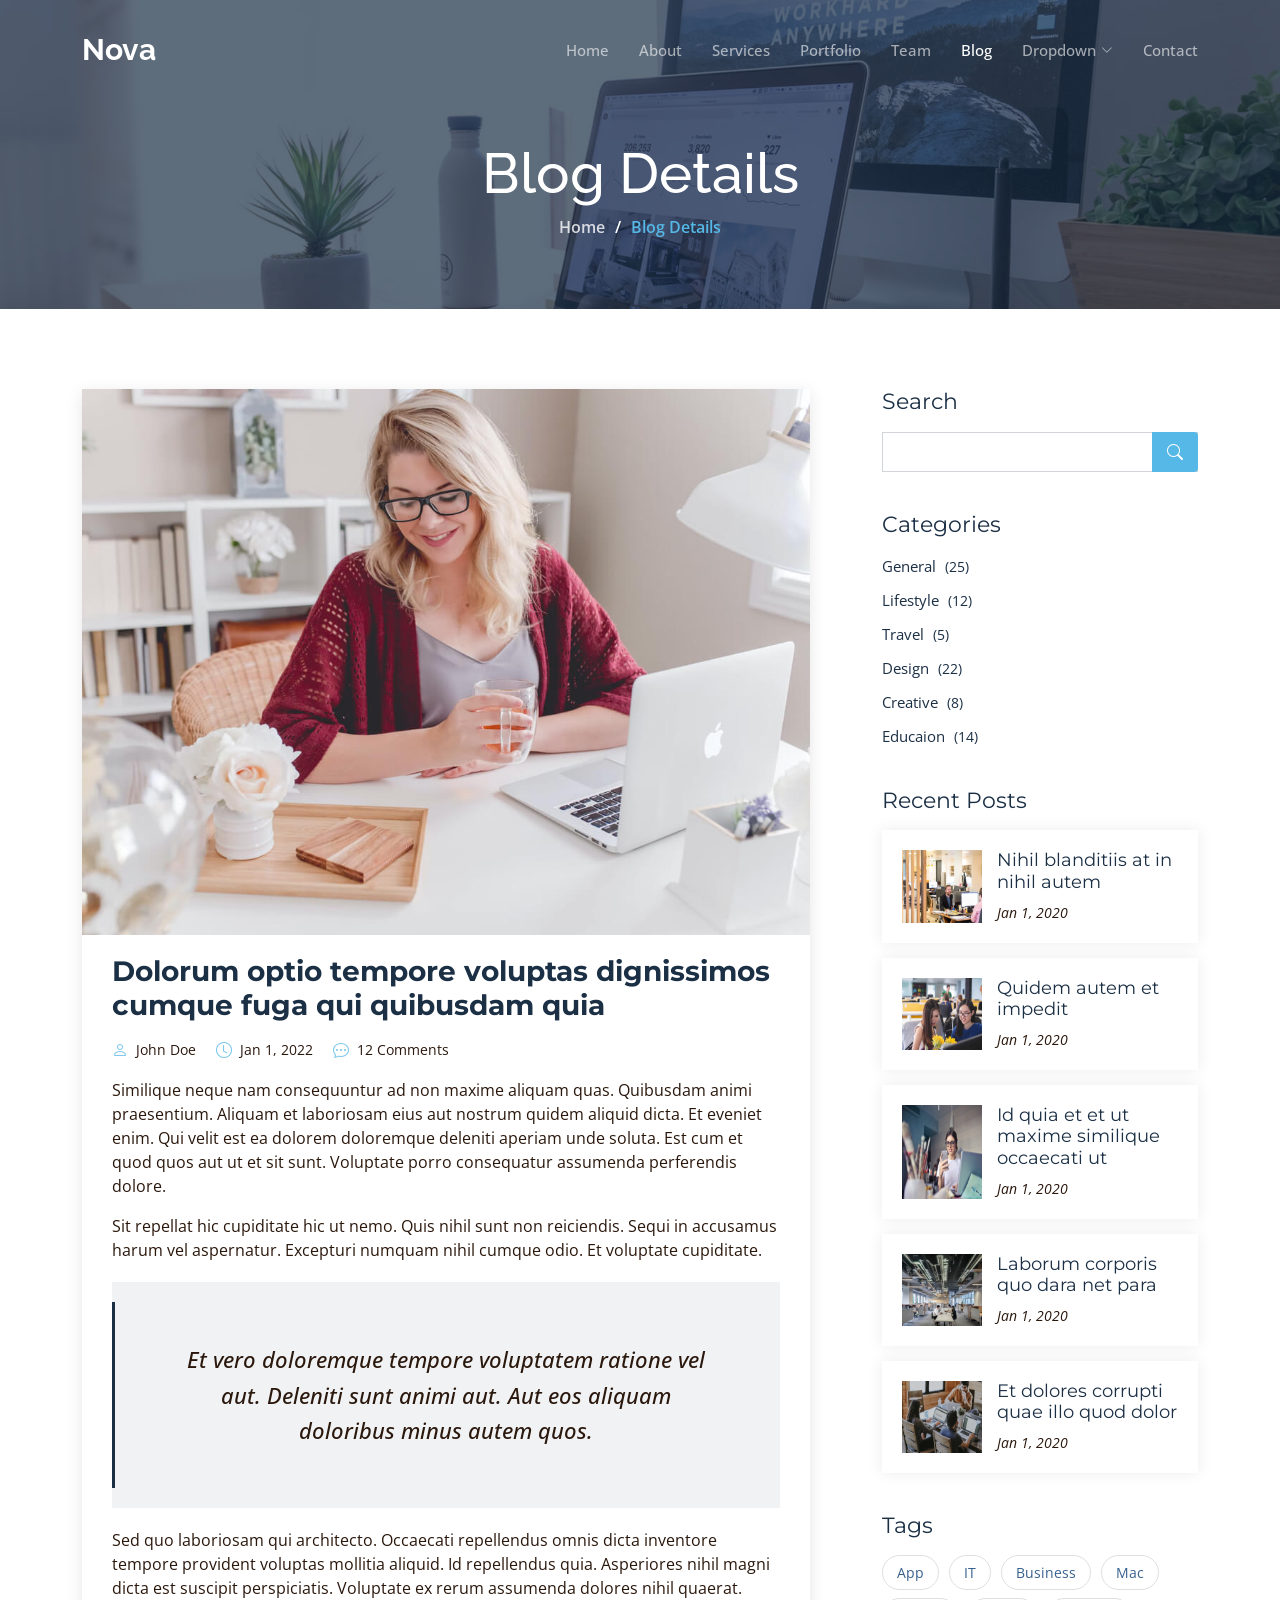
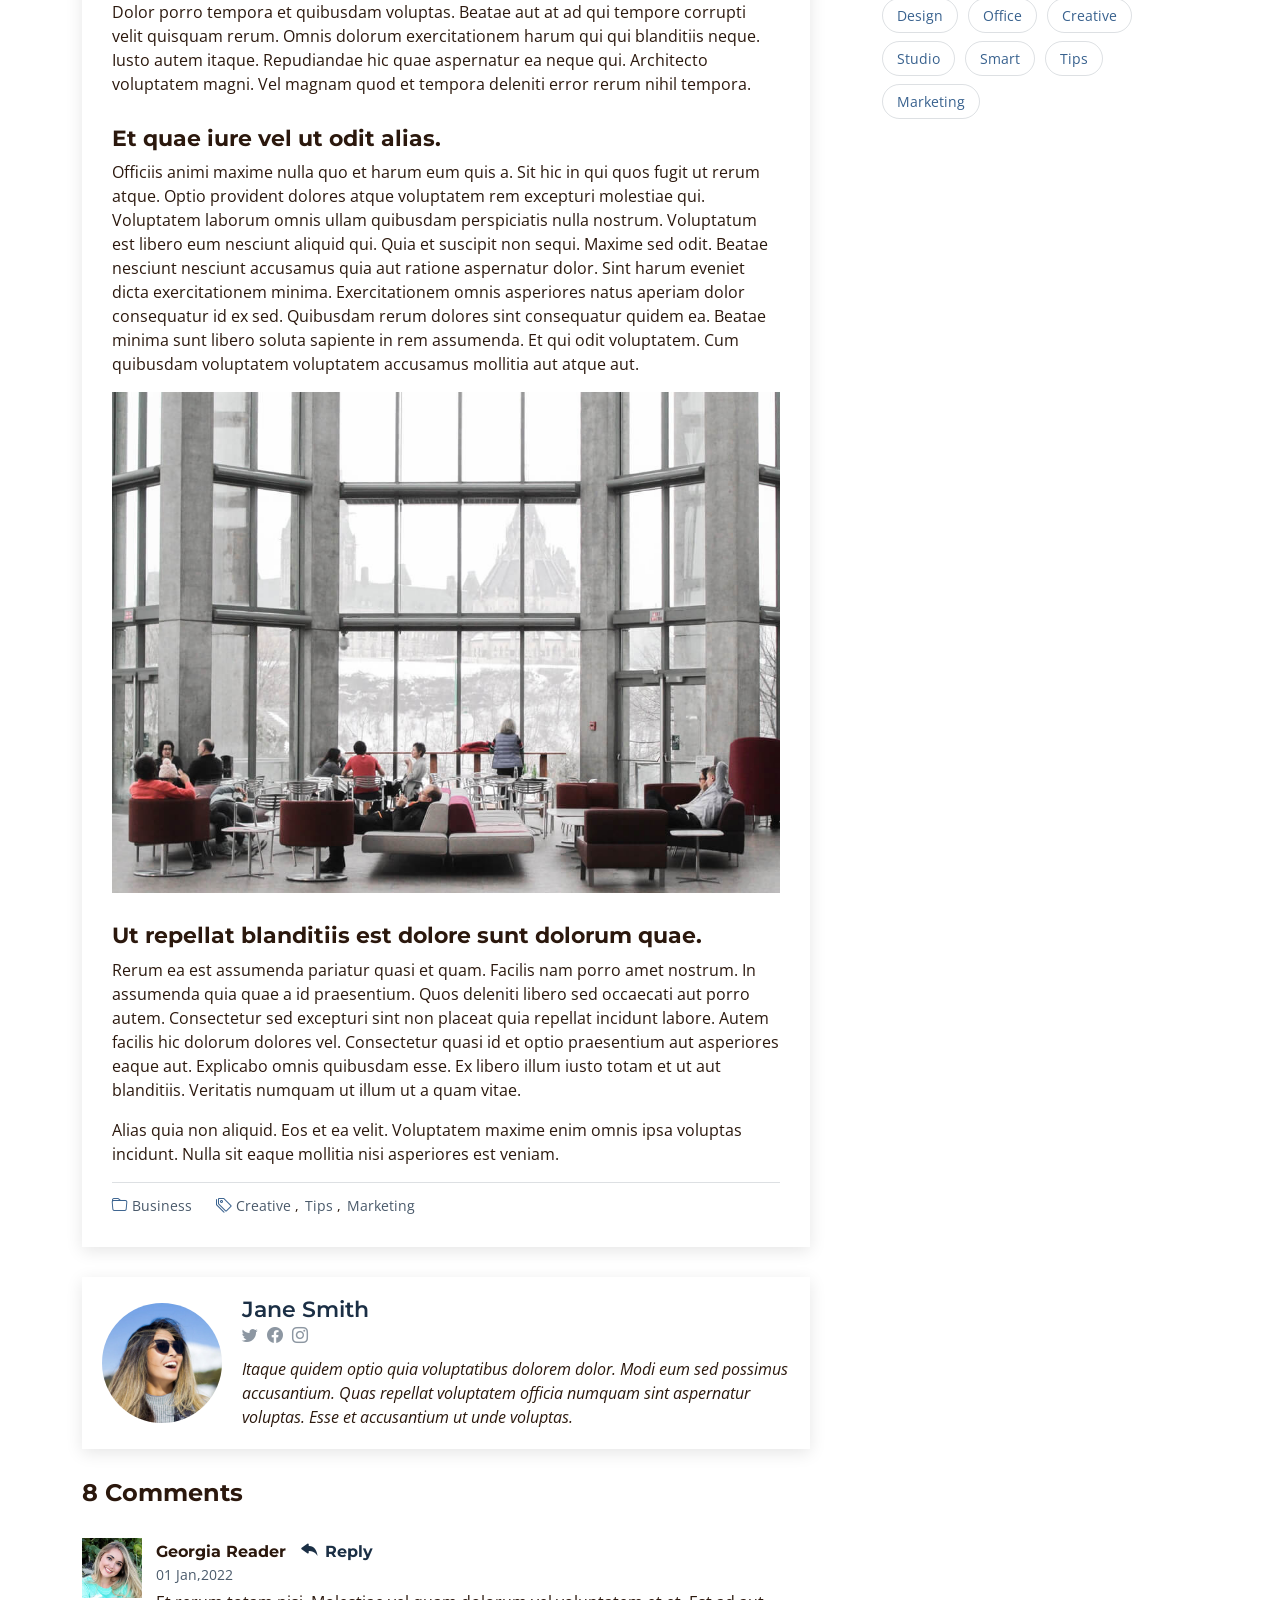
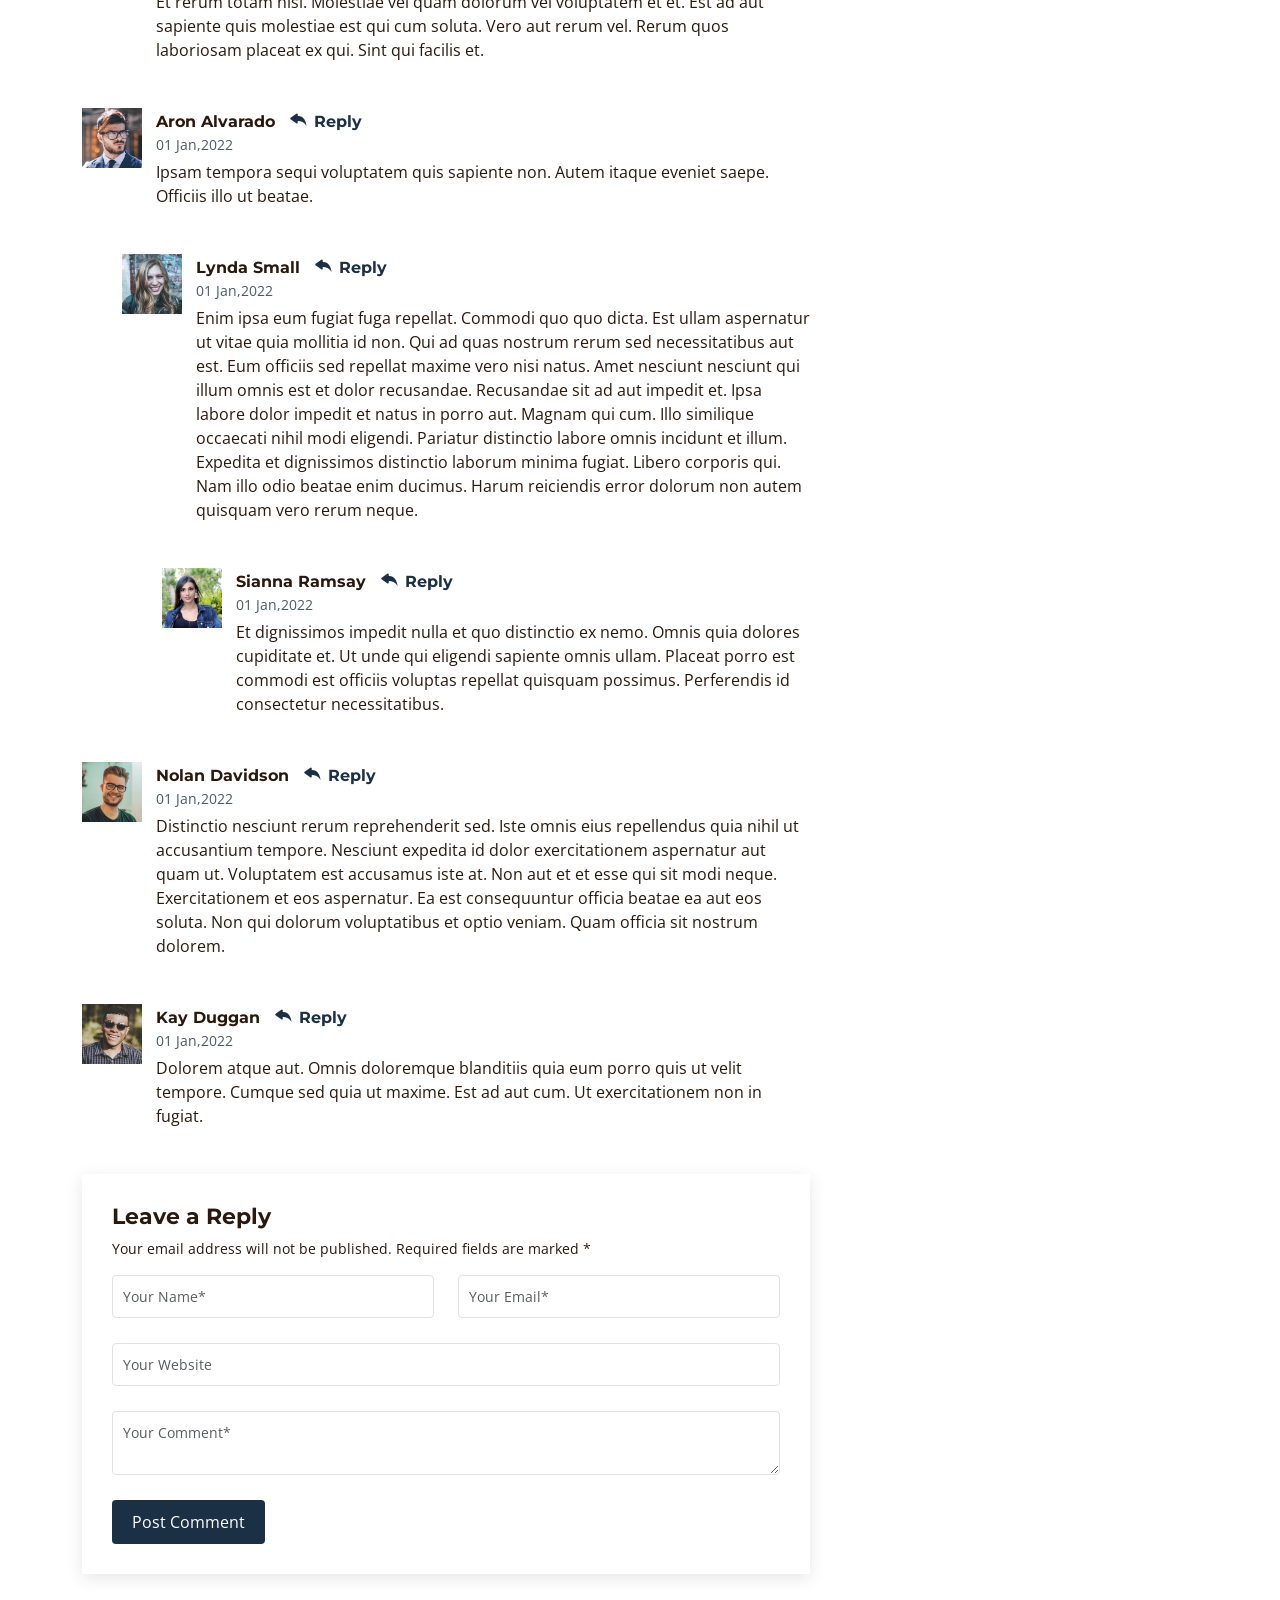
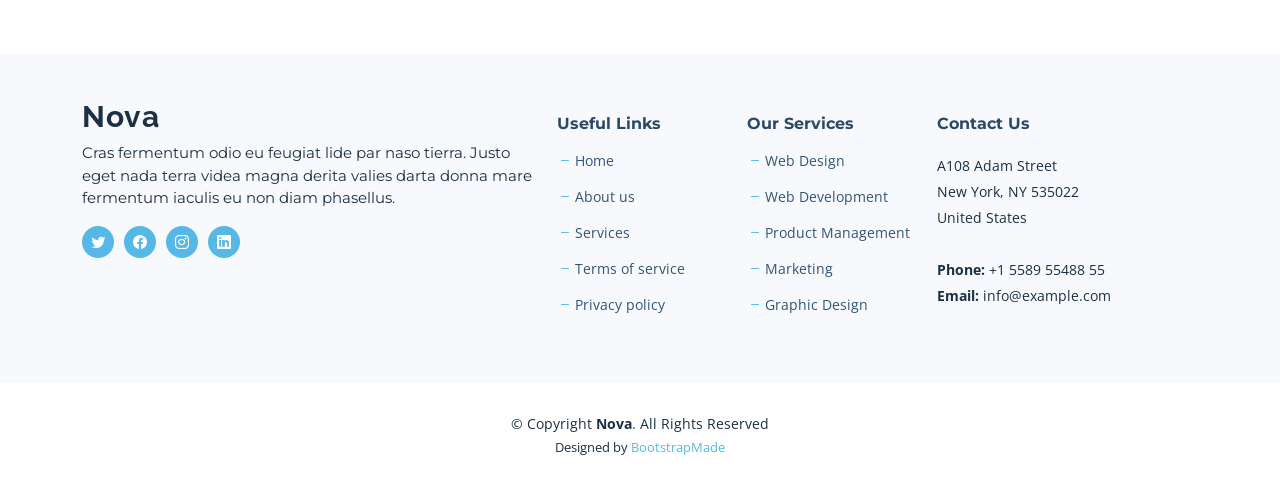
<file: blog-details.html>
<!DOCTYPE html>
<html lang="en">

<head>
  <meta charset="utf-8">
  <meta content="width=device-width, initial-scale=1.0" name="viewport">

  <title>Nova Bootstrap Template - Blog</title>
  <meta content="" name="description">
  <meta content="" name="keywords">

  <!-- Favicons -->
  <link href="assets/img/favicon.png" rel="icon">
  <link href="assets/img/apple-touch-icon.png" rel="apple-touch-icon">

  <!-- Google Fonts -->
  <link rel="preconnect" href="https://fonts.googleapis.com">
  <link rel="preconnect" href="https://fonts.gstatic.com" crossorigin>
  <link href="https://fonts.googleapis.com/css2?family=Open+Sans:ital,wght@0,300;0,400;0,500;0,600;0,700;1,300;1,400;1,600;1,700&family=Montserrat:ital,wght@0,300;0,400;0,500;0,600;0,700;1,300;1,400;1,500;1,600;1,700&family=Raleway:ital,wght@0,300;0,400;0,500;0,600;0,700;1,300;1,400;1,500;1,600;1,700&display=swap" rel="stylesheet">

  <!-- Vendor CSS Files -->
  <link href="assets/vendor/bootstrap/css/bootstrap.min.css" rel="stylesheet">
  <link href="assets/vendor/bootstrap-icons/bootstrap-icons.css" rel="stylesheet">
  <link href="assets/vendor/aos/aos.css" rel="stylesheet">
  <link href="assets/vendor/glightbox/css/glightbox.min.css" rel="stylesheet">
  <link href="assets/vendor/swiper/swiper-bundle.min.css" rel="stylesheet">
  <link href="assets/vendor/remixicon/remixicon.css" rel="stylesheet">

  <!-- Template Main CSS File -->
  <link href="assets/css/main.css" rel="stylesheet">

  <!-- =======================================================
  * Template Name: Nova
  * Updated: Aug 30 2023 with Bootstrap v5.3.1
  * Template URL: https://bootstrapmade.com/nova-bootstrap-business-template/
  * Author: BootstrapMade.com
  * License: https://bootstrapmade.com/license/
  ======================================================== -->
</head>

<body class="page-blog">

  <!-- ======= Header ======= -->
  <header id="header" class="header d-flex align-items-center fixed-top">
    <div class="container-fluid container-xl d-flex align-items-center justify-content-between">

      <a href="index.html" class="logo d-flex align-items-center">
        <!-- Uncomment the line below if you also wish to use an image logo -->
        <!-- <img src="assets/img/logo.png" alt=""> -->
        <h1 class="d-flex align-items-center">Nova</h1>
      </a>

      <i class="mobile-nav-toggle mobile-nav-show bi bi-list"></i>
      <i class="mobile-nav-toggle mobile-nav-hide d-none bi bi-x"></i>

      <nav id="navbar" class="navbar">
        <ul>
          <li><a href="index.html">Home</a></li>
          <li><a href="about.html">About</a></li>
          <li><a href="services.html">Services</a></li>
          <li><a href="portfolio.html">Portfolio</a></li>
          <li><a href="team.html">Team</a></li>
          <li><a href="blog.html" class="active">Blog</a></li>
          <li class="dropdown"><a href="#"><span>Dropdown</span> <i class="bi bi-chevron-down dropdown-indicator"></i></a>
            <ul>
              <li><a href="#">Dropdown 1</a></li>
              <li class="dropdown"><a href="#"><span>Deep Dropdown</span> <i class="bi bi-chevron-down dropdown-indicator"></i></a>
                <ul>
                  <li><a href="#">Deep Dropdown 1</a></li>
                  <li><a href="#">Deep Dropdown 2</a></li>
                  <li><a href="#">Deep Dropdown 3</a></li>
                  <li><a href="#">Deep Dropdown 4</a></li>
                  <li><a href="#">Deep Dropdown 5</a></li>
                </ul>
              </li>
              <li><a href="#">Dropdown 2</a></li>
              <li><a href="#">Dropdown 3</a></li>
              <li><a href="#">Dropdown 4</a></li>
            </ul>
          </li>
          <li><a href="contact.html">Contact</a></li>
        </ul>
      </nav><!-- .navbar -->

    </div>
  </header><!-- End Header -->

  <main id="main">

    <!-- ======= Breadcrumbs ======= -->
    <div class="breadcrumbs d-flex align-items-center" style="background-image: url('assets/img/blog-header.jpg');">
      <div class="container position-relative d-flex flex-column align-items-center">

        <h2>Blog Details</h2>
        <ol>
          <li><a href="index.html">Home</a></li>
          <li>Blog Details</li>
        </ol>

      </div>
    </div><!-- End Breadcrumbs -->

    <!-- ======= Blog Details Section ======= -->
    <section id="blog" class="blog">
      <div class="container" data-aos="fade-up">

        <div class="row g-5">

          <div class="col-lg-8" data-aos="fade-up" data-aos-delay="200">

            <article class="blog-details">

              <div class="post-img">
                <img src="assets/img/blog/blog-1.jpg" alt="" class="img-fluid">
              </div>

              <h2 class="title">Dolorum optio tempore voluptas dignissimos cumque fuga qui quibusdam quia</h2>

              <div class="meta-top">
                <ul>
                  <li class="d-flex align-items-center"><i class="bi bi-person"></i> <a href="blog-details.html">John Doe</a></li>
                  <li class="d-flex align-items-center"><i class="bi bi-clock"></i> <a href="blog-details.html"><time datetime="2020-01-01">Jan 1, 2022</time></a></li>
                  <li class="d-flex align-items-center"><i class="bi bi-chat-dots"></i> <a href="blog-details.html">12 Comments</a></li>
                </ul>
              </div><!-- End meta top -->

              <div class="content">
                <p>
                  Similique neque nam consequuntur ad non maxime aliquam quas. Quibusdam animi praesentium. Aliquam et laboriosam eius aut nostrum quidem aliquid dicta.
                  Et eveniet enim. Qui velit est ea dolorem doloremque deleniti aperiam unde soluta. Est cum et quod quos aut ut et sit sunt. Voluptate porro consequatur assumenda perferendis dolore.
                </p>

                <p>
                  Sit repellat hic cupiditate hic ut nemo. Quis nihil sunt non reiciendis. Sequi in accusamus harum vel aspernatur. Excepturi numquam nihil cumque odio. Et voluptate cupiditate.
                </p>

                <blockquote>
                  <p>
                    Et vero doloremque tempore voluptatem ratione vel aut. Deleniti sunt animi aut. Aut eos aliquam doloribus minus autem quos.
                  </p>
                </blockquote>

                <p>
                  Sed quo laboriosam qui architecto. Occaecati repellendus omnis dicta inventore tempore provident voluptas mollitia aliquid. Id repellendus quia. Asperiores nihil magni dicta est suscipit perspiciatis. Voluptate ex rerum assumenda dolores nihil quaerat.
                  Dolor porro tempora et quibusdam voluptas. Beatae aut at ad qui tempore corrupti velit quisquam rerum. Omnis dolorum exercitationem harum qui qui blanditiis neque.
                  Iusto autem itaque. Repudiandae hic quae aspernatur ea neque qui. Architecto voluptatem magni. Vel magnam quod et tempora deleniti error rerum nihil tempora.
                </p>

                <h3>Et quae iure vel ut odit alias.</h3>
                <p>
                  Officiis animi maxime nulla quo et harum eum quis a. Sit hic in qui quos fugit ut rerum atque. Optio provident dolores atque voluptatem rem excepturi molestiae qui. Voluptatem laborum omnis ullam quibusdam perspiciatis nulla nostrum. Voluptatum est libero eum nesciunt aliquid qui.
                  Quia et suscipit non sequi. Maxime sed odit. Beatae nesciunt nesciunt accusamus quia aut ratione aspernatur dolor. Sint harum eveniet dicta exercitationem minima. Exercitationem omnis asperiores natus aperiam dolor consequatur id ex sed. Quibusdam rerum dolores sint consequatur quidem ea.
                  Beatae minima sunt libero soluta sapiente in rem assumenda. Et qui odit voluptatem. Cum quibusdam voluptatem voluptatem accusamus mollitia aut atque aut.
                </p>
                <img src="assets/img/blog/blog-inside-post.jpg" class="img-fluid" alt="">

                <h3>Ut repellat blanditiis est dolore sunt dolorum quae.</h3>
                <p>
                  Rerum ea est assumenda pariatur quasi et quam. Facilis nam porro amet nostrum. In assumenda quia quae a id praesentium. Quos deleniti libero sed occaecati aut porro autem. Consectetur sed excepturi sint non placeat quia repellat incidunt labore. Autem facilis hic dolorum dolores vel.
                  Consectetur quasi id et optio praesentium aut asperiores eaque aut. Explicabo omnis quibusdam esse. Ex libero illum iusto totam et ut aut blanditiis. Veritatis numquam ut illum ut a quam vitae.
                </p>
                <p>
                  Alias quia non aliquid. Eos et ea velit. Voluptatem maxime enim omnis ipsa voluptas incidunt. Nulla sit eaque mollitia nisi asperiores est veniam.
                </p>

              </div><!-- End post content -->

              <div class="meta-bottom">
                <i class="bi bi-folder"></i>
                <ul class="cats">
                  <li><a href="#">Business</a></li>
                </ul>

                <i class="bi bi-tags"></i>
                <ul class="tags">
                  <li><a href="#">Creative</a></li>
                  <li><a href="#">Tips</a></li>
                  <li><a href="#">Marketing</a></li>
                </ul>
              </div><!-- End meta bottom -->

            </article><!-- End blog post -->

            <div class="post-author d-flex align-items-center">
              <img src="assets/img/blog/blog-author.jpg" class="rounded-circle flex-shrink-0" alt="">
              <div>
                <h4>Jane Smith</h4>
                <div class="social-links">
                  <a href="https://twitters.com/#"><i class="bi bi-twitter"></i></a>
                  <a href="https://facebook.com/#"><i class="bi bi-facebook"></i></a>
                  <a href="https://instagram.com/#"><i class="biu bi-instagram"></i></a>
                </div>
                <p>
                  Itaque quidem optio quia voluptatibus dolorem dolor. Modi eum sed possimus accusantium. Quas repellat voluptatem officia numquam sint aspernatur voluptas. Esse et accusantium ut unde voluptas.
                </p>
              </div>
            </div><!-- End post author -->

            <div class="comments">

              <h4 class="comments-count">8 Comments</h4>

              <div id="comment-1" class="comment">
                <div class="d-flex">
                  <div class="comment-img"><img src="assets/img/blog/comments-1.jpg" alt=""></div>
                  <div>
                    <h5><a href="">Georgia Reader</a> <a href="#" class="reply"><i class="bi bi-reply-fill"></i> Reply</a></h5>
                    <time datetime="2020-01-01">01 Jan,2022</time>
                    <p>
                      Et rerum totam nisi. Molestiae vel quam dolorum vel voluptatem et et. Est ad aut sapiente quis molestiae est qui cum soluta.
                      Vero aut rerum vel. Rerum quos laboriosam placeat ex qui. Sint qui facilis et.
                    </p>
                  </div>
                </div>
              </div><!-- End comment #1 -->

              <div id="comment-2" class="comment">
                <div class="d-flex">
                  <div class="comment-img"><img src="assets/img/blog/comments-2.jpg" alt=""></div>
                  <div>
                    <h5><a href="">Aron Alvarado</a> <a href="#" class="reply"><i class="bi bi-reply-fill"></i> Reply</a></h5>
                    <time datetime="2020-01-01">01 Jan,2022</time>
                    <p>
                      Ipsam tempora sequi voluptatem quis sapiente non. Autem itaque eveniet saepe. Officiis illo ut beatae.
                    </p>
                  </div>
                </div>

                <div id="comment-reply-1" class="comment comment-reply">
                  <div class="d-flex">
                    <div class="comment-img"><img src="assets/img/blog/comments-3.jpg" alt=""></div>
                    <div>
                      <h5><a href="">Lynda Small</a> <a href="#" class="reply"><i class="bi bi-reply-fill"></i> Reply</a></h5>
                      <time datetime="2020-01-01">01 Jan,2022</time>
                      <p>
                        Enim ipsa eum fugiat fuga repellat. Commodi quo quo dicta. Est ullam aspernatur ut vitae quia mollitia id non. Qui ad quas nostrum rerum sed necessitatibus aut est. Eum officiis sed repellat maxime vero nisi natus. Amet nesciunt nesciunt qui illum omnis est et dolor recusandae.

                        Recusandae sit ad aut impedit et. Ipsa labore dolor impedit et natus in porro aut. Magnam qui cum. Illo similique occaecati nihil modi eligendi. Pariatur distinctio labore omnis incidunt et illum. Expedita et dignissimos distinctio laborum minima fugiat.

                        Libero corporis qui. Nam illo odio beatae enim ducimus. Harum reiciendis error dolorum non autem quisquam vero rerum neque.
                      </p>
                    </div>
                  </div>

                  <div id="comment-reply-2" class="comment comment-reply">
                    <div class="d-flex">
                      <div class="comment-img"><img src="assets/img/blog/comments-4.jpg" alt=""></div>
                      <div>
                        <h5><a href="">Sianna Ramsay</a> <a href="#" class="reply"><i class="bi bi-reply-fill"></i> Reply</a></h5>
                        <time datetime="2020-01-01">01 Jan,2022</time>
                        <p>
                          Et dignissimos impedit nulla et quo distinctio ex nemo. Omnis quia dolores cupiditate et. Ut unde qui eligendi sapiente omnis ullam. Placeat porro est commodi est officiis voluptas repellat quisquam possimus. Perferendis id consectetur necessitatibus.
                        </p>
                      </div>
                    </div>

                  </div><!-- End comment reply #2-->

                </div><!-- End comment reply #1-->

              </div><!-- End comment #2-->

              <div id="comment-3" class="comment">
                <div class="d-flex">
                  <div class="comment-img"><img src="assets/img/blog/comments-5.jpg" alt=""></div>
                  <div>
                    <h5><a href="">Nolan Davidson</a> <a href="#" class="reply"><i class="bi bi-reply-fill"></i> Reply</a></h5>
                    <time datetime="2020-01-01">01 Jan,2022</time>
                    <p>
                      Distinctio nesciunt rerum reprehenderit sed. Iste omnis eius repellendus quia nihil ut accusantium tempore. Nesciunt expedita id dolor exercitationem aspernatur aut quam ut. Voluptatem est accusamus iste at.
                      Non aut et et esse qui sit modi neque. Exercitationem et eos aspernatur. Ea est consequuntur officia beatae ea aut eos soluta. Non qui dolorum voluptatibus et optio veniam. Quam officia sit nostrum dolorem.
                    </p>
                  </div>
                </div>

              </div><!-- End comment #3 -->

              <div id="comment-4" class="comment">
                <div class="d-flex">
                  <div class="comment-img"><img src="assets/img/blog/comments-6.jpg" alt=""></div>
                  <div>
                    <h5><a href="">Kay Duggan</a> <a href="#" class="reply"><i class="bi bi-reply-fill"></i> Reply</a></h5>
                    <time datetime="2020-01-01">01 Jan,2022</time>
                    <p>
                      Dolorem atque aut. Omnis doloremque blanditiis quia eum porro quis ut velit tempore. Cumque sed quia ut maxime. Est ad aut cum. Ut exercitationem non in fugiat.
                    </p>
                  </div>
                </div>

              </div><!-- End comment #4 -->

              <div class="reply-form">

                <h4>Leave a Reply</h4>
                <p>Your email address will not be published. Required fields are marked * </p>
                <form action="">
                  <div class="row">
                    <div class="col-md-6 form-group">
                      <input name="name" type="text" class="form-control" placeholder="Your Name*">
                    </div>
                    <div class="col-md-6 form-group">
                      <input name="email" type="text" class="form-control" placeholder="Your Email*">
                    </div>
                  </div>
                  <div class="row">
                    <div class="col form-group">
                      <input name="website" type="text" class="form-control" placeholder="Your Website">
                    </div>
                  </div>
                  <div class="row">
                    <div class="col form-group">
                      <textarea name="comment" class="form-control" placeholder="Your Comment*"></textarea>
                    </div>
                  </div>
                  <button type="submit" class="btn btn-primary">Post Comment</button>

                </form>

              </div>

            </div><!-- End blog comments -->

          </div>

          <div class="col-lg-4" data-aos="fade-up" data-aos-delay="400">

            <div class="sidebar ps-lg-4">

              <div class="sidebar-item search-form">
                <h3 class="sidebar-title">Search</h3>
                <form action="" class="mt-3">
                  <input type="text">
                  <button type="submit"><i class="bi bi-search"></i></button>
                </form>
              </div><!-- End sidebar search formn-->

              <div class="sidebar-item categories">
                <h3 class="sidebar-title">Categories</h3>
                <ul class="mt-3">
                  <li><a href="#">General <span>(25)</span></a></li>
                  <li><a href="#">Lifestyle <span>(12)</span></a></li>
                  <li><a href="#">Travel <span>(5)</span></a></li>
                  <li><a href="#">Design <span>(22)</span></a></li>
                  <li><a href="#">Creative <span>(8)</span></a></li>
                  <li><a href="#">Educaion <span>(14)</span></a></li>
                </ul>
              </div><!-- End sidebar categories-->

              <div class="sidebar-item recent-posts">
                <h3 class="sidebar-title">Recent Posts</h3>

                <div class="mt-3">

                  <div class="post-item mt-3">
                    <img src="assets/img/blog/blog-recent-1.jpg" alt="" class="flex-shrink-0">
                    <div>
                      <h4><a href="blog-post.html">Nihil blanditiis at in nihil autem</a></h4>
                      <time datetime="2020-01-01">Jan 1, 2020</time>
                    </div>
                  </div><!-- End recent post item-->

                  <div class="post-item">
                    <img src="assets/img/blog/blog-recent-2.jpg" alt="" class="flex-shrink-0">
                    <div>
                      <h4><a href="blog-post.html">Quidem autem et impedit</a></h4>
                      <time datetime="2020-01-01">Jan 1, 2020</time>
                    </div>
                  </div><!-- End recent post item-->

                  <div class="post-item">
                    <img src="assets/img/blog/blog-recent-3.jpg" alt="" class="flex-shrink-0">
                    <div>
                      <h4><a href="blog-post.html">Id quia et et ut maxime similique occaecati ut</a></h4>
                      <time datetime="2020-01-01">Jan 1, 2020</time>
                    </div>
                  </div><!-- End recent post item-->

                  <div class="post-item">
                    <img src="assets/img/blog/blog-recent-4.jpg" alt="" class="flex-shrink-0">
                    <div>
                      <h4><a href="blog-post.html">Laborum corporis quo dara net para</a></h4>
                      <time datetime="2020-01-01">Jan 1, 2020</time>
                    </div>
                  </div><!-- End recent post item-->

                  <div class="post-item">
                    <img src="assets/img/blog/blog-recent-5.jpg" alt="" class="flex-shrink-0">
                    <div>
                      <h4><a href="blog-post.html">Et dolores corrupti quae illo quod dolor</a></h4>
                      <time datetime="2020-01-01">Jan 1, 2020</time>
                    </div>
                  </div><!-- End recent post item-->

                </div>

              </div><!-- End sidebar recent posts-->

              <div class="sidebar-item tags">
                <h3 class="sidebar-title">Tags</h3>
                <ul class="mt-3">
                  <li><a href="#">App</a></li>
                  <li><a href="#">IT</a></li>
                  <li><a href="#">Business</a></li>
                  <li><a href="#">Mac</a></li>
                  <li><a href="#">Design</a></li>
                  <li><a href="#">Office</a></li>
                  <li><a href="#">Creative</a></li>
                  <li><a href="#">Studio</a></li>
                  <li><a href="#">Smart</a></li>
                  <li><a href="#">Tips</a></li>
                  <li><a href="#">Marketing</a></li>
                </ul>
              </div><!-- End sidebar tags-->

            </div><!-- End Blog Sidebar -->

          </div>
        </div>

      </div>
    </section><!-- End Blog Details Section -->

  </main><!-- End #main -->

  <!-- ======= Footer ======= -->
  <footer id="footer" class="footer">

    <div class="footer-content">
      <div class="container">
        <div class="row gy-4">
          <div class="col-lg-5 col-md-12 footer-info">
            <a href="index.html" class="logo d-flex align-items-center">
              <span>Nova</span>
            </a>
            <p>Cras fermentum odio eu feugiat lide par naso tierra. Justo eget nada terra videa magna derita valies darta donna mare fermentum iaculis eu non diam phasellus.</p>
            <div class="social-links d-flex  mt-3">
              <a href="#" class="twitter"><i class="bi bi-twitter"></i></a>
              <a href="#" class="facebook"><i class="bi bi-facebook"></i></a>
              <a href="#" class="instagram"><i class="bi bi-instagram"></i></a>
              <a href="#" class="linkedin"><i class="bi bi-linkedin"></i></a>
            </div>
          </div>

          <div class="col-lg-2 col-6 footer-links">
            <h4>Useful Links</h4>
            <ul>
              <li><i class="bi bi-dash"></i> <a href="#">Home</a></li>
              <li><i class="bi bi-dash"></i> <a href="#">About us</a></li>
              <li><i class="bi bi-dash"></i> <a href="#">Services</a></li>
              <li><i class="bi bi-dash"></i> <a href="#">Terms of service</a></li>
              <li><i class="bi bi-dash"></i> <a href="#">Privacy policy</a></li>
            </ul>
          </div>

          <div class="col-lg-2 col-6 footer-links">
            <h4>Our Services</h4>
            <ul>
              <li><i class="bi bi-dash"></i> <a href="#">Web Design</a></li>
              <li><i class="bi bi-dash"></i> <a href="#">Web Development</a></li>
              <li><i class="bi bi-dash"></i> <a href="#">Product Management</a></li>
              <li><i class="bi bi-dash"></i> <a href="#">Marketing</a></li>
              <li><i class="bi bi-dash"></i> <a href="#">Graphic Design</a></li>
            </ul>
          </div>

          <div class="col-lg-3 col-md-12 footer-contact text-center text-md-start">
            <h4>Contact Us</h4>
            <p>
              A108 Adam Street <br>
              New York, NY 535022<br>
              United States <br><br>
              <strong>Phone:</strong> +1 5589 55488 55<br>
              <strong>Email:</strong> info@example.com<br>
            </p>

          </div>

        </div>
      </div>
    </div>

    <div class="footer-legal">
      <div class="container">
        <div class="copyright">
          &copy; Copyright <strong><span>Nova</span></strong>. All Rights Reserved
        </div>
        <div class="credits">
          <!-- All the links in the footer should remain intact. -->
          <!-- You can delete the links only if you purchased the pro version. -->
          <!-- Licensing information: https://bootstrapmade.com/license/ -->
          <!-- Purchase the pro version with working PHP/AJAX contact form: https://bootstrapmade.com/nova-bootstrap-business-template/ -->
          Designed by <a href="https://bootstrapmade.com/">BootstrapMade</a>
        </div>
      </div>
    </div>
  </footer><!-- End Footer --><!-- End Footer -->

  <a href="#" class="scroll-top d-flex align-items-center justify-content-center"><i class="bi bi-arrow-up-short"></i></a>

  <div id="preloader"></div>

  <!-- Vendor JS Files -->
  <script src="assets/vendor/bootstrap/js/bootstrap.bundle.min.js"></script>
  <script src="assets/vendor/aos/aos.js"></script>
  <script src="assets/vendor/glightbox/js/glightbox.min.js"></script>
  <script src="assets/vendor/swiper/swiper-bundle.min.js"></script>
  <script src="assets/vendor/isotope-layout/isotope.pkgd.min.js"></script>
  <script src="assets/vendor/php-email-form/validate.js"></script>

  <!-- Template Main JS File -->
  <script src="assets/js/main.js"></script>

</body>

</html>
</file>
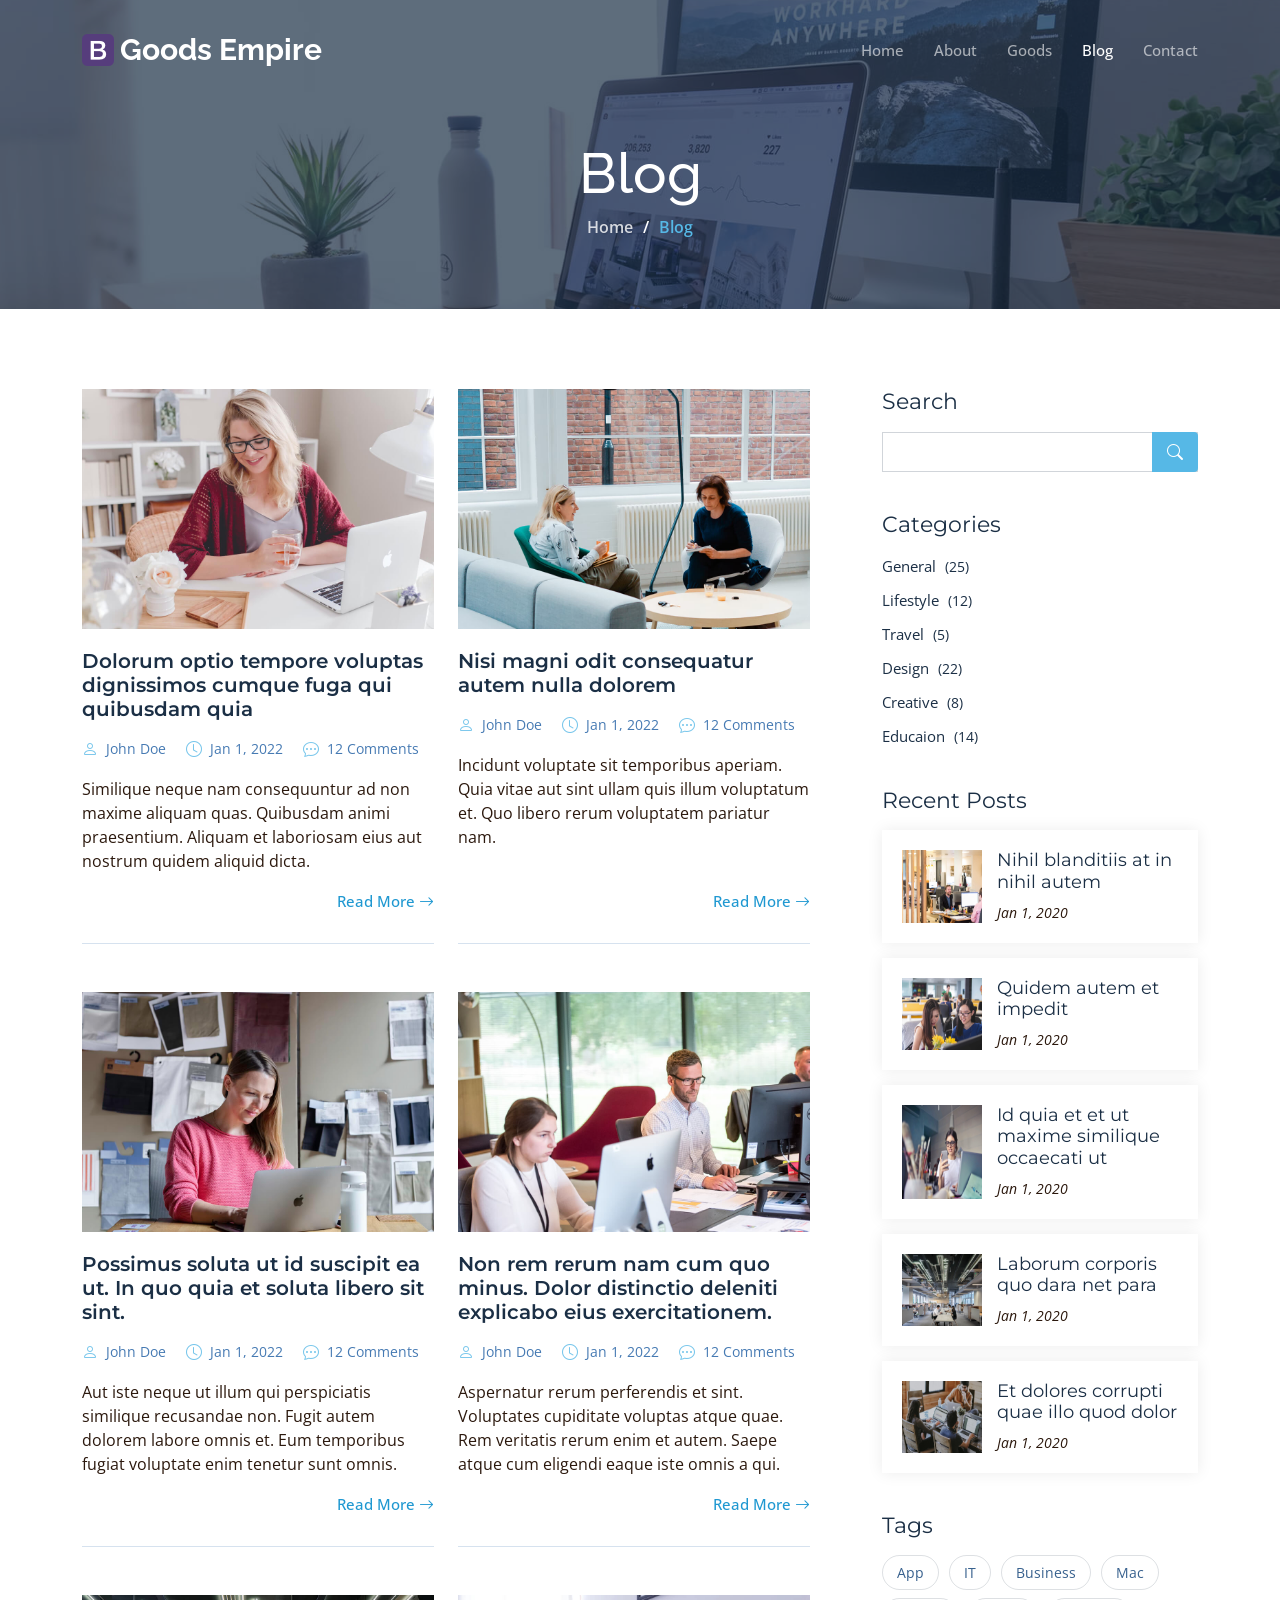
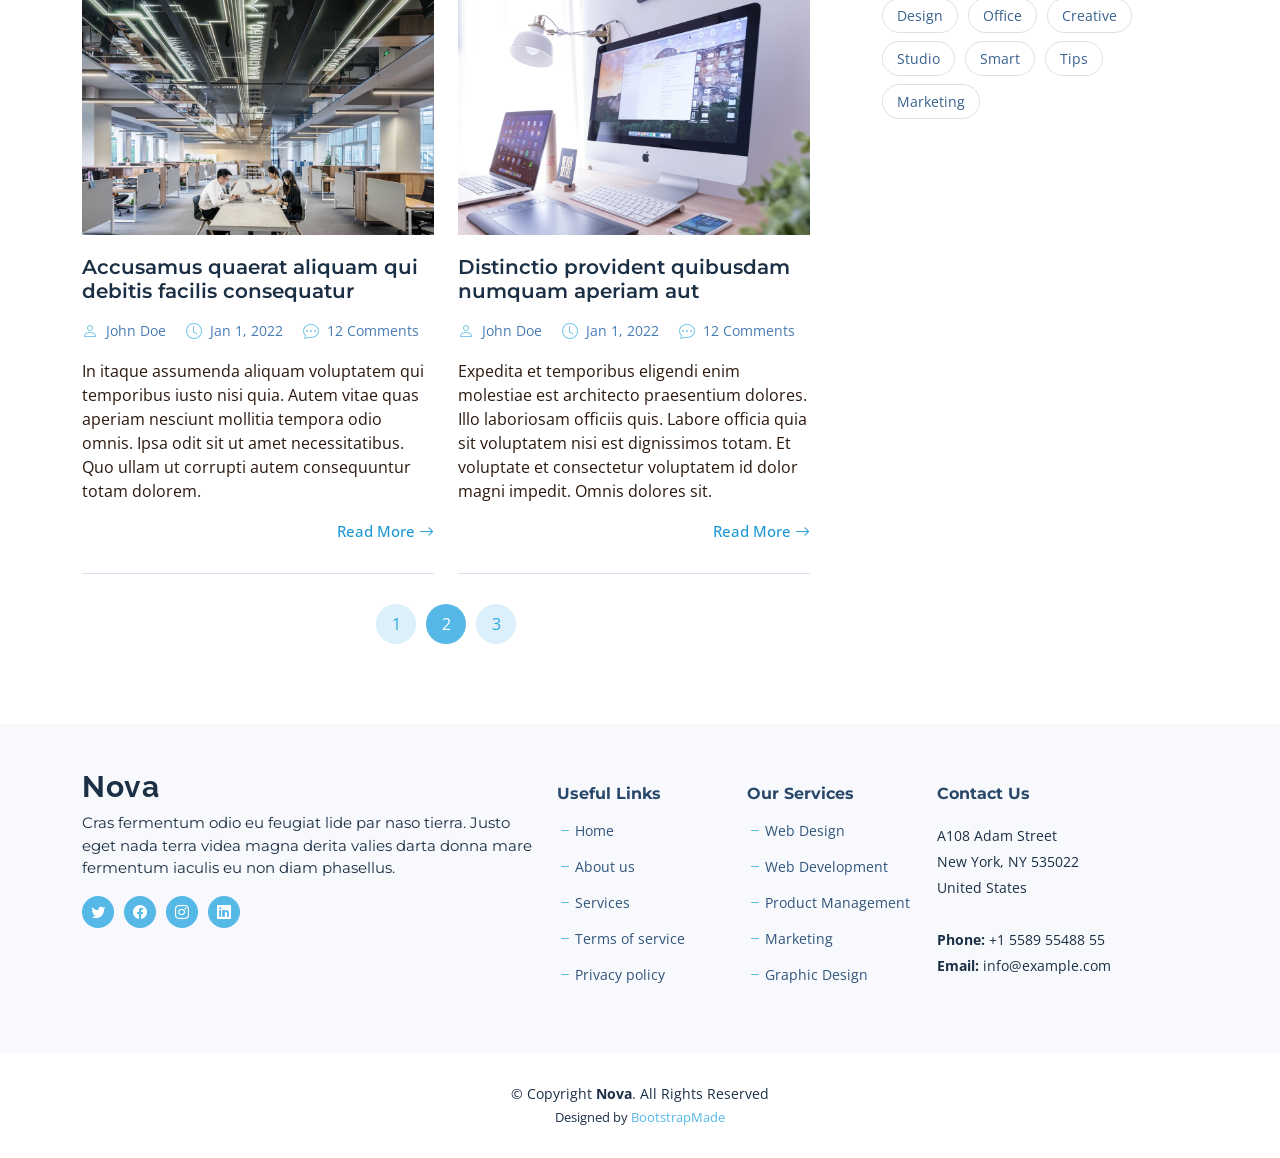
<file: blog.html>
<!DOCTYPE html>
<html lang="en">

<head>
  <meta charset="utf-8">
  <meta content="width=device-width, initial-scale=1.0" name="viewport">

  <title>Goods Empire - Blog</title>
  <meta content="" name="description">
  <meta content="" name="keywords">

  <!-- Favicons -->
  <link href="assets/img/favicon.png" rel="icon">
  <link href="assets/img/apple-touch-icon.png" rel="apple-touch-icon">

  <!-- Google Fonts -->
  <link rel="preconnect" href="https://fonts.googleapis.com">
  <link rel="preconnect" href="https://fonts.gstatic.com" crossorigin>
  <link href="https://fonts.googleapis.com/css2?family=Open+Sans:ital,wght@0,300;0,400;0,500;0,600;0,700;1,300;1,400;1,600;1,700&family=Montserrat:ital,wght@0,300;0,400;0,500;0,600;0,700;1,300;1,400;1,500;1,600;1,700&family=Raleway:ital,wght@0,300;0,400;0,500;0,600;0,700;1,300;1,400;1,500;1,600;1,700&display=swap" rel="stylesheet">

  <!-- Vendor CSS Files -->
  <link href="assets/vendor/bootstrap/css/bootstrap.min.css" rel="stylesheet">
  <link href="assets/vendor/bootstrap-icons/bootstrap-icons.css" rel="stylesheet">
  <link href="assets/vendor/aos/aos.css" rel="stylesheet">
  <link href="assets/vendor/glightbox/css/glightbox.min.css" rel="stylesheet">
  <link href="assets/vendor/swiper/swiper-bundle.min.css" rel="stylesheet">
  <link href="assets/vendor/remixicon/remixicon.css" rel="stylesheet">

  <!-- Template Main CSS File -->
  <link href="assets/css/main.css" rel="stylesheet">

  <!-- =======================================================
  * Template Name: Nova
  * Updated: Aug 30 2023 with Bootstrap v5.3.1
  * Template URL: https://bootstrapmade.com/nova-bootstrap-business-template/
  * Author: BootstrapMade.com
  * License: https://bootstrapmade.com/license/
  ======================================================== -->
</head>

<body class="page-blog">

 <!-- ======= Header ======= -->
 <header id="header" class="header d-flex align-items-center fixed-top">
  <div class="container-fluid container-xl d-flex align-items-center justify-content-between">

    <a href="index.html" class="logo d-flex align-items-center">
      <img src="assets/img/logo.png" alt="">
      <h1 class="d-flex align-items-center">Goods Empire</h1>
    </a>

    <i class="mobile-nav-toggle mobile-nav-show bi bi-list"></i>
    <i class="mobile-nav-toggle mobile-nav-hide d-none bi bi-x"></i>

    <nav id="navbar" class="navbar">
      <ul>
        <li><a href="index.html">Home</a></li>
        <li><a href="about.html">About</a></li>
        <li><a href="services.html">Goods</a></li>
        <li><a href="blog.html" class="active">Blog</a></li>
      <!-- <li class="dropdown"><a href="#"><span>Dropdown</span> <i class="bi bi-chevron-down dropdown-indicator"></i></a>
          <ul>
            <li><a href="#">Dropdown 1</a></li>
            <li class="dropdown"><a href="#"><span>Deep Dropdown</span> <i class="bi bi-chevron-down dropdown-indicator"></i></a>
              <ul>
                <li><a href="#">Deep Dropdown 1</a></li>
                <li><a href="#">Deep Dropdown 2</a></li>
                <li><a href="#">Deep Dropdown 3</a></li>
                <li><a href="#">Deep Dropdown 4</a></li>
                <li><a href="#">Deep Dropdown 5</a></li>
              </ul>
            </li>
            <li><a href="#">Dropdown 2</a></li>
            <li><a href="#">Dropdown 3</a></li>
            <li><a href="#">Dropdown 4</a></li>
          </ul>
        </li> -->
        <li><a href="contact.html">Contact</a></li>
      </ul>
    </nav><!-- .navbar -->

  </div>
</header><!-- End Header -->

  <main id="main">

    <!-- ======= Breadcrumbs ======= -->
    <div class="breadcrumbs d-flex align-items-center" style="background-image: url('assets/img/blog-header.jpg');">
      <div class="container position-relative d-flex flex-column align-items-center">

        <h2>Blog</h2>
        <ol>
          <li><a href="index.html">Home</a></li>
          <li>Blog</li>
        </ol>

      </div>
    </div><!-- End Breadcrumbs -->

    <!-- ======= Blog Section ======= -->
    <section id="blog" class="blog">
      <div class="container" data-aos="fade-up">

        <div class="row g-5">

          <div class="col-lg-8" data-aos="fade-up" data-aos-delay="200">

            <div class="row gy-5 posts-list">

              <div class="col-lg-6">
                <article class="d-flex flex-column">

                  <div class="post-img">
                    <img src="assets/img/blog/blog-1.jpg" alt="" class="img-fluid">
                  </div>

                  <h2 class="title">
                    <a href="blog-details.html">Dolorum optio tempore voluptas dignissimos cumque fuga qui quibusdam quia</a>
                  </h2>

                  <div class="meta-top">
                    <ul>
                      <li class="d-flex align-items-center"><i class="bi bi-person"></i> <a href="blog-details.html">John Doe</a></li>
                      <li class="d-flex align-items-center"><i class="bi bi-clock"></i> <a href="blog-details.html"><time datetime="2022-01-01">Jan 1, 2022</time></a></li>
                      <li class="d-flex align-items-center"><i class="bi bi-chat-dots"></i> <a href="blog-details.html">12 Comments</a></li>
                    </ul>
                  </div>

                  <div class="content">
                    <p>
                      Similique neque nam consequuntur ad non maxime aliquam quas. Quibusdam animi praesentium. Aliquam et laboriosam eius aut nostrum quidem aliquid dicta.
                    </p>
                  </div>

                  <div class="read-more mt-auto align-self-end">
                    <a href="blog-details.html">Read More <i class="bi bi-arrow-right"></i></a>
                  </div>

                </article>
              </div><!-- End post list item -->

              <div class="col-lg-6">
                <article class="d-flex flex-column">

                  <div class="post-img">
                    <img src="assets/img/blog/blog-2.jpg" alt="" class="img-fluid">
                  </div>

                  <h2 class="title">
                    <a href="blog-details.html">Nisi magni odit consequatur autem nulla dolorem</a>
                  </h2>

                  <div class="meta-top">
                    <ul>
                      <li class="d-flex align-items-center"><i class="bi bi-person"></i> <a href="blog-details.html">John Doe</a></li>
                      <li class="d-flex align-items-center"><i class="bi bi-clock"></i> <a href="blog-details.html"><time datetime="2022-01-01">Jan 1, 2022</time></a></li>
                      <li class="d-flex align-items-center"><i class="bi bi-chat-dots"></i> <a href="blog-details.html">12 Comments</a></li>
                    </ul>
                  </div>

                  <div class="content">
                    <p>
                      Incidunt voluptate sit temporibus aperiam. Quia vitae aut sint ullam quis illum voluptatum et. Quo libero rerum voluptatem pariatur nam.
                    </p>
                  </div>

                  <div class="read-more mt-auto align-self-end">
                    <a href="blog-details.html">Read More <i class="bi bi-arrow-right"></i></a>
                  </div>

                </article>
              </div><!-- End post list item -->

              <div class="col-lg-6">
                <article class="d-flex flex-column">

                  <div class="post-img">
                    <img src="assets/img/blog/blog-3.jpg" alt="" class="img-fluid">
                  </div>

                  <h2 class="title">
                    <a href="blog-details.html">Possimus soluta ut id suscipit ea ut. In quo quia et soluta libero sit sint.</a>
                  </h2>

                  <div class="meta-top">
                    <ul>
                      <li class="d-flex align-items-center"><i class="bi bi-person"></i> <a href="blog-details.html">John Doe</a></li>
                      <li class="d-flex align-items-center"><i class="bi bi-clock"></i> <a href="blog-details.html"><time datetime="2022-01-01">Jan 1, 2022</time></a></li>
                      <li class="d-flex align-items-center"><i class="bi bi-chat-dots"></i> <a href="blog-details.html">12 Comments</a></li>
                    </ul>
                  </div>

                  <div class="content">
                    <p>
                      Aut iste neque ut illum qui perspiciatis similique recusandae non. Fugit autem dolorem labore omnis et. Eum temporibus fugiat voluptate enim tenetur sunt omnis.
                    </p>
                  </div>

                  <div class="read-more mt-auto align-self-end">
                    <a href="blog-details.html">Read More <i class="bi bi-arrow-right"></i></a>
                  </div>

                </article>
              </div><!-- End post list item -->

              <div class="col-lg-6">
                <article class="d-flex flex-column">

                  <div class="post-img">
                    <img src="assets/img/blog/blog-4.jpg" alt="" class="img-fluid">
                  </div>

                  <h2 class="title">
                    <a href="blog-details.html">Non rem rerum nam cum quo minus. Dolor distinctio deleniti explicabo eius exercitationem.</a>
                  </h2>

                  <div class="meta-top">
                    <ul>
                      <li class="d-flex align-items-center"><i class="bi bi-person"></i> <a href="blog-details.html">John Doe</a></li>
                      <li class="d-flex align-items-center"><i class="bi bi-clock"></i> <a href="blog-details.html"><time datetime="2022-01-01">Jan 1, 2022</time></a></li>
                      <li class="d-flex align-items-center"><i class="bi bi-chat-dots"></i> <a href="blog-details.html">12 Comments</a></li>
                    </ul>
                  </div>

                  <div class="content">
                    <p>
                      Aspernatur rerum perferendis et sint. Voluptates cupiditate voluptas atque quae. Rem veritatis rerum enim et autem. Saepe atque cum eligendi eaque iste omnis a qui.
                    </p>
                  </div>

                  <div class="read-more mt-auto align-self-end">
                    <a href="blog-details.html">Read More <i class="bi bi-arrow-right"></i></a>
                  </div>

                </article>
              </div><!-- End post list item -->

              <div class="col-lg-6">
                <article class="d-flex flex-column">

                  <div class="post-img">
                    <img src="assets/img/blog/blog-5.jpg" alt="" class="img-fluid">
                  </div>

                  <h2 class="title">
                    <a href="blog-details.html">Accusamus quaerat aliquam qui debitis facilis consequatur</a>
                  </h2>

                  <div class="meta-top">
                    <ul>
                      <li class="d-flex align-items-center"><i class="bi bi-person"></i> <a href="blog-details.html">John Doe</a></li>
                      <li class="d-flex align-items-center"><i class="bi bi-clock"></i> <a href="blog-details.html"><time datetime="2022-01-01">Jan 1, 2022</time></a></li>
                      <li class="d-flex align-items-center"><i class="bi bi-chat-dots"></i> <a href="blog-details.html">12 Comments</a></li>
                    </ul>
                  </div>

                  <div class="content">
                    <p>
                      In itaque assumenda aliquam voluptatem qui temporibus iusto nisi quia. Autem vitae quas aperiam nesciunt mollitia tempora odio omnis. Ipsa odit sit ut amet necessitatibus. Quo ullam ut corrupti autem consequuntur totam dolorem.
                    </p>
                  </div>

                  <div class="read-more mt-auto align-self-end">
                    <a href="blog-details.html">Read More <i class="bi bi-arrow-right"></i></a>
                  </div>

                </article>
              </div><!-- End post list item -->

              <div class="col-lg-6">
                <article class="d-flex flex-column">

                  <div class="post-img">
                    <img src="assets/img/blog/blog-6.jpg" alt="" class="img-fluid">
                  </div>

                  <h2 class="title">
                    <a href="blog-details.html">Distinctio provident quibusdam numquam aperiam aut</a>
                  </h2>

                  <div class="meta-top">
                    <ul>
                      <li class="d-flex align-items-center"><i class="bi bi-person"></i> <a href="blog-details.html">John Doe</a></li>
                      <li class="d-flex align-items-center"><i class="bi bi-clock"></i> <a href="blog-details.html"><time datetime="2022-01-01">Jan 1, 2022</time></a></li>
                      <li class="d-flex align-items-center"><i class="bi bi-chat-dots"></i> <a href="blog-details.html">12 Comments</a></li>
                    </ul>
                  </div>

                  <div class="content">
                    <p>
                      Expedita et temporibus eligendi enim molestiae est architecto praesentium dolores. Illo laboriosam officiis quis. Labore officia quia sit voluptatem nisi est dignissimos totam. Et voluptate et consectetur voluptatem id dolor magni impedit. Omnis dolores sit.
                    </p>
                  </div>

                  <div class="read-more mt-auto align-self-end">
                    <a href="blog-details.html">Read More <i class="bi bi-arrow-right"></i></a>
                  </div>

                </article>
              </div><!-- End post list item -->

            </div><!-- End blog posts list -->

            <div class="blog-pagination">
              <ul class="justify-content-center">
                <li><a href="#">1</a></li>
                <li class="active"><a href="#">2</a></li>
                <li><a href="#">3</a></li>
              </ul>
            </div><!-- End blog pagination -->

          </div>

          <div class="col-lg-4" data-aos="fade-up" data-aos-delay="400">

            <div class="sidebar ps-lg-4">

              <div class="sidebar-item search-form">
                <h3 class="sidebar-title">Search</h3>
                <form action="" class="mt-3">
                  <input type="text">
                  <button type="submit"><i class="bi bi-search"></i></button>
                </form>
              </div><!-- End sidebar search formn-->

              <div class="sidebar-item categories">
                <h3 class="sidebar-title">Categories</h3>
                <ul class="mt-3">
                  <li><a href="#">General <span>(25)</span></a></li>
                  <li><a href="#">Lifestyle <span>(12)</span></a></li>
                  <li><a href="#">Travel <span>(5)</span></a></li>
                  <li><a href="#">Design <span>(22)</span></a></li>
                  <li><a href="#">Creative <span>(8)</span></a></li>
                  <li><a href="#">Educaion <span>(14)</span></a></li>
                </ul>
              </div><!-- End sidebar categories-->

              <div class="sidebar-item recent-posts">
                <h3 class="sidebar-title">Recent Posts</h3>

                <div class="mt-3">

                  <div class="post-item mt-3">
                    <img src="assets/img/blog/blog-recent-1.jpg" alt="" class="flex-shrink-0">
                    <div>
                      <h4><a href="blog-post.html">Nihil blanditiis at in nihil autem</a></h4>
                      <time datetime="2020-01-01">Jan 1, 2020</time>
                    </div>
                  </div><!-- End recent post item-->

                  <div class="post-item">
                    <img src="assets/img/blog/blog-recent-2.jpg" alt="" class="flex-shrink-0">
                    <div>
                      <h4><a href="blog-post.html">Quidem autem et impedit</a></h4>
                      <time datetime="2020-01-01">Jan 1, 2020</time>
                    </div>
                  </div><!-- End recent post item-->

                  <div class="post-item">
                    <img src="assets/img/blog/blog-recent-3.jpg" alt="" class="flex-shrink-0">
                    <div>
                      <h4><a href="blog-post.html">Id quia et et ut maxime similique occaecati ut</a></h4>
                      <time datetime="2020-01-01">Jan 1, 2020</time>
                    </div>
                  </div><!-- End recent post item-->

                  <div class="post-item">
                    <img src="assets/img/blog/blog-recent-4.jpg" alt="" class="flex-shrink-0">
                    <div>
                      <h4><a href="blog-post.html">Laborum corporis quo dara net para</a></h4>
                      <time datetime="2020-01-01">Jan 1, 2020</time>
                    </div>
                  </div><!-- End recent post item-->

                  <div class="post-item">
                    <img src="assets/img/blog/blog-recent-5.jpg" alt="" class="flex-shrink-0">
                    <div>
                      <h4><a href="blog-post.html">Et dolores corrupti quae illo quod dolor</a></h4>
                      <time datetime="2020-01-01">Jan 1, 2020</time>
                    </div>
                  </div><!-- End recent post item-->

                </div>

              </div><!-- End sidebar recent posts-->

              <div class="sidebar-item tags">
                <h3 class="sidebar-title">Tags</h3>
                <ul class="mt-3">
                  <li><a href="#">App</a></li>
                  <li><a href="#">IT</a></li>
                  <li><a href="#">Business</a></li>
                  <li><a href="#">Mac</a></li>
                  <li><a href="#">Design</a></li>
                  <li><a href="#">Office</a></li>
                  <li><a href="#">Creative</a></li>
                  <li><a href="#">Studio</a></li>
                  <li><a href="#">Smart</a></li>
                  <li><a href="#">Tips</a></li>
                  <li><a href="#">Marketing</a></li>
                </ul>
              </div><!-- End sidebar tags-->

            </div><!-- End Blog Sidebar -->

          </div>

        </div>

      </div>
    </section><!-- End Blog Section -->

  </main><!-- End #main -->

  <!-- ======= Footer ======= -->
  <footer id="footer" class="footer">

    <div class="footer-content">
      <div class="container">
        <div class="row gy-4">
          <div class="col-lg-5 col-md-12 footer-info">
            <a href="index.html" class="logo d-flex align-items-center">
              <span>Nova</span>
            </a>
            <p>Cras fermentum odio eu feugiat lide par naso tierra. Justo eget nada terra videa magna derita valies darta donna mare fermentum iaculis eu non diam phasellus.</p>
            <div class="social-links d-flex  mt-3">
              <a href="#" class="twitter"><i class="bi bi-twitter"></i></a>
              <a href="#" class="facebook"><i class="bi bi-facebook"></i></a>
              <a href="#" class="instagram"><i class="bi bi-instagram"></i></a>
              <a href="#" class="linkedin"><i class="bi bi-linkedin"></i></a>
            </div>
          </div>

          <div class="col-lg-2 col-6 footer-links">
            <h4>Useful Links</h4>
            <ul>
              <li><i class="bi bi-dash"></i> <a href="#">Home</a></li>
              <li><i class="bi bi-dash"></i> <a href="#">About us</a></li>
              <li><i class="bi bi-dash"></i> <a href="#">Services</a></li>
              <li><i class="bi bi-dash"></i> <a href="#">Terms of service</a></li>
              <li><i class="bi bi-dash"></i> <a href="#">Privacy policy</a></li>
            </ul>
          </div>

          <div class="col-lg-2 col-6 footer-links">
            <h4>Our Services</h4>
            <ul>
              <li><i class="bi bi-dash"></i> <a href="#">Web Design</a></li>
              <li><i class="bi bi-dash"></i> <a href="#">Web Development</a></li>
              <li><i class="bi bi-dash"></i> <a href="#">Product Management</a></li>
              <li><i class="bi bi-dash"></i> <a href="#">Marketing</a></li>
              <li><i class="bi bi-dash"></i> <a href="#">Graphic Design</a></li>
            </ul>
          </div>

          <div class="col-lg-3 col-md-12 footer-contact text-center text-md-start">
            <h4>Contact Us</h4>
            <p>
              A108 Adam Street <br>
              New York, NY 535022<br>
              United States <br><br>
              <strong>Phone:</strong> +1 5589 55488 55<br>
              <strong>Email:</strong> info@example.com<br>
            </p>

          </div>

        </div>
      </div>
    </div>

    <div class="footer-legal">
      <div class="container">
        <div class="copyright">
          &copy; Copyright <strong><span>Nova</span></strong>. All Rights Reserved
        </div>
        <div class="credits">
          <!-- All the links in the footer should remain intact. -->
          <!-- You can delete the links only if you purchased the pro version. -->
          <!-- Licensing information: https://bootstrapmade.com/license/ -->
          <!-- Purchase the pro version with working PHP/AJAX contact form: https://bootstrapmade.com/nova-bootstrap-business-template/ -->
          Designed by <a href="https://bootstrapmade.com/">BootstrapMade</a>
        </div>
      </div>
    </div>
  </footer><!-- End Footer --><!-- End Footer -->

  <a href="#" class="scroll-top d-flex align-items-center justify-content-center"><i class="bi bi-arrow-up-short"></i></a>

  <div id="preloader"></div>

  <!-- Vendor JS Files -->
  <script src="assets/vendor/bootstrap/js/bootstrap.bundle.min.js"></script>
  <script src="assets/vendor/aos/aos.js"></script>
  <script src="assets/vendor/glightbox/js/glightbox.min.js"></script>
  <script src="assets/vendor/swiper/swiper-bundle.min.js"></script>
  <script src="assets/vendor/isotope-layout/isotope.pkgd.min.js"></script>
  <script src="assets/vendor/php-email-form/validate.js"></script>

  <!-- Template Main JS File -->
  <script src="assets/js/main.js"></script>

</body>

</html>
</file>
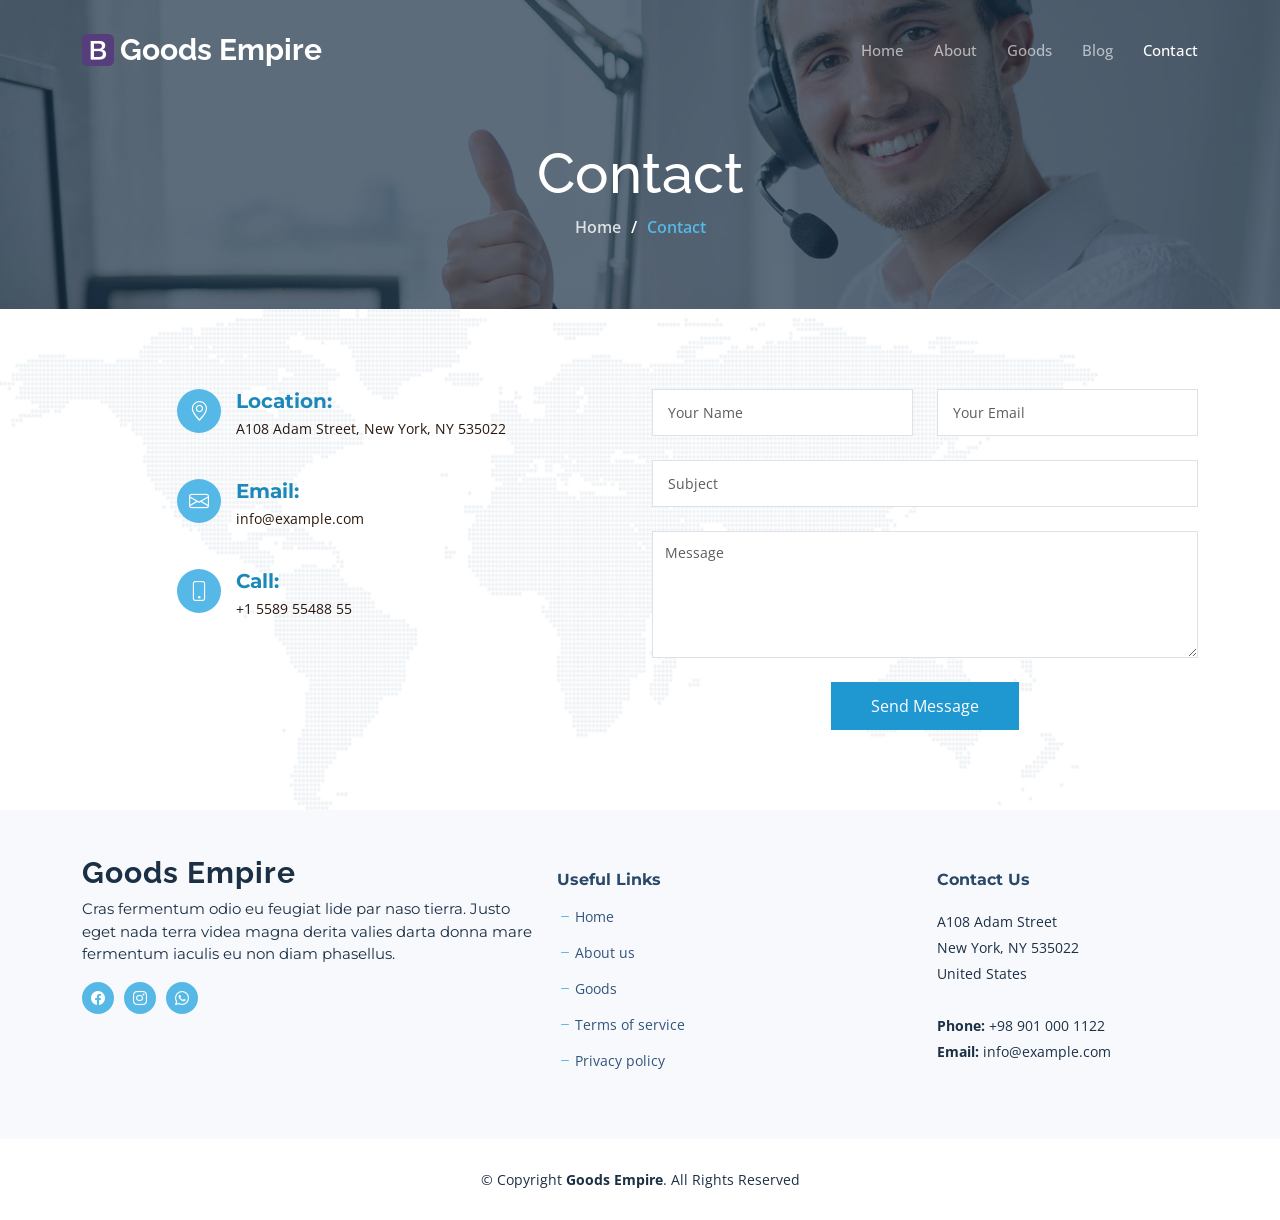
<file: contact.html>
<!DOCTYPE html>
<html lang="en">

<head>
  <meta charset="utf-8">
  <meta content="width=device-width, initial-scale=1.0" name="viewport">

  <title>Goods Empire - Contact</title>
  <meta content="" name="description">
  <meta content="" name="keywords">

  <!-- Favicons -->
  <link href="assets/img/favicon.png" rel="icon">
  <link href="assets/img/apple-touch-icon.png" rel="apple-touch-icon">

  <!-- Google Fonts -->
  <link rel="preconnect" href="https://fonts.googleapis.com">
  <link rel="preconnect" href="https://fonts.gstatic.com" crossorigin>
  <link href="https://fonts.googleapis.com/css2?family=Open+Sans:ital,wght@0,300;0,400;0,500;0,600;0,700;1,300;1,400;1,600;1,700&family=Montserrat:ital,wght@0,300;0,400;0,500;0,600;0,700;1,300;1,400;1,500;1,600;1,700&family=Raleway:ital,wght@0,300;0,400;0,500;0,600;0,700;1,300;1,400;1,500;1,600;1,700&display=swap" rel="stylesheet">

  <!-- Vendor CSS Files -->
  <link href="assets/vendor/bootstrap/css/bootstrap.min.css" rel="stylesheet">
  <link href="assets/vendor/bootstrap-icons/bootstrap-icons.css" rel="stylesheet">
  <link href="assets/vendor/aos/aos.css" rel="stylesheet">
  <link href="assets/vendor/glightbox/css/glightbox.min.css" rel="stylesheet">
  <link href="assets/vendor/swiper/swiper-bundle.min.css" rel="stylesheet">
  <link href="assets/vendor/remixicon/remixicon.css" rel="stylesheet">

  <!-- Template Main CSS File -->
  <link href="assets/css/main.css" rel="stylesheet">

  <!-- =======================================================
  * Template Name: Nova
  * Updated: Aug 30 2023 with Bootstrap v5.3.1
  * Template URL: https://bootstrapmade.com/nova-bootstrap-business-template/
  * Author: BootstrapMade.com
  * License: https://bootstrapmade.com/license/
  ======================================================== -->
</head>

<body class="page-contact">

 <!-- ======= Header ======= -->
 <header id="header" class="header d-flex align-items-center fixed-top">
  <div class="container-fluid container-xl d-flex align-items-center justify-content-between">

    <a href="index.html" class="logo d-flex align-items-center">
      <img src="assets/img/logo.png" alt="">
      <h1 class="d-flex align-items-center">Goods Empire</h1>
    </a>

    <i class="mobile-nav-toggle mobile-nav-show bi bi-list"></i>
    <i class="mobile-nav-toggle mobile-nav-hide d-none bi bi-x"></i>

    <nav id="navbar" class="navbar">
      <ul>
        <li><a href="index.html">Home</a></li>
        <li><a href="about.html">About</a></li>
        <li><a href="services.html">Goods</a></li>
        <li><a href="blog.html">Blog</a></li>
      <!-- <li class="dropdown"><a href="#"><span>Dropdown</span> <i class="bi bi-chevron-down dropdown-indicator"></i></a>
          <ul>
            <li><a href="#">Dropdown 1</a></li>
            <li class="dropdown"><a href="#"><span>Deep Dropdown</span> <i class="bi bi-chevron-down dropdown-indicator"></i></a>
              <ul>
                <li><a href="#">Deep Dropdown 1</a></li>
                <li><a href="#">Deep Dropdown 2</a></li>
                <li><a href="#">Deep Dropdown 3</a></li>
                <li><a href="#">Deep Dropdown 4</a></li>
                <li><a href="#">Deep Dropdown 5</a></li>
              </ul>
            </li>
            <li><a href="#">Dropdown 2</a></li>
            <li><a href="#">Dropdown 3</a></li>
            <li><a href="#">Dropdown 4</a></li>
          </ul>
        </li> -->
        <li><a href="contact.html" class="active">Contact</a></li>
      </ul>
    </nav><!-- .navbar -->

  </div>
</header><!-- End Header -->

  <main id="main">

    <!-- ======= Breadcrumbs ======= -->
    <div class="breadcrumbs d-flex align-items-center" style="background-image: url('assets/img/contact-header.jpg');">
      <div class="container position-relative d-flex flex-column align-items-center">

        <h2>Contact</h2>
        <ol>
          <li><a href="index.html">Home</a></li>
          <li>Contact</li>
        </ol>

      </div>
    </div><!-- End Breadcrumbs -->

    <!-- ======= Contact Section ======= -->
    <section id="contact" class="contact">
      <div class="container position-relative" data-aos="fade-up">

        <div class="row gy-4 d-flex justify-content-end">

          <div class="col-lg-5" data-aos="fade-up" data-aos-delay="100">

            <div class="info-item d-flex">
              <i class="bi bi-geo-alt flex-shrink-0"></i>
              <div>
                <h4>Location:</h4>
                <p>A108 Adam Street, New York, NY 535022</p>
              </div>
            </div><!-- End Info Item -->

            <div class="info-item d-flex">
              <i class="bi bi-envelope flex-shrink-0"></i>
              <div>
                <h4>Email:</h4>
                <p>info@example.com</p>
              </div>
            </div><!-- End Info Item -->

            <div class="info-item d-flex">
              <i class="bi bi-phone flex-shrink-0"></i>
              <div>
                <h4>Call:</h4>
                <p>+1 5589 55488 55</p>
              </div>
            </div><!-- End Info Item -->

          </div>

          <div class="col-lg-6" data-aos="fade-up" data-aos-delay="250">

            <form action="forms/contact.php" method="post" role="form" class="php-email-form">
              <div class="row">
                <div class="col-md-6 form-group">
                  <input type="text" name="name" class="form-control" id="name" placeholder="Your Name" required>
                </div>
                <div class="col-md-6 form-group mt-3 mt-md-0">
                  <input type="email" class="form-control" name="email" id="email" placeholder="Your Email" required>
                </div>
              </div>
              <div class="form-group mt-3">
                <input type="text" class="form-control" name="subject" id="subject" placeholder="Subject" required>
              </div>
              <div class="form-group mt-3">
                <textarea class="form-control" name="message" rows="5" placeholder="Message" required></textarea>
              </div>
              <div class="my-3">
                <div class="loading">Loading</div>
                <div class="error-message"></div>
                <div class="sent-message">Your message has been sent. Thank you!</div>
              </div>
              <div class="text-center"><button type="submit">Send Message</button></div>
            </form>

          </div><!-- End Contact Form -->

        </div>

      </div>
    </section><!-- End Contact Section -->

  </main><!-- End #main -->

  <!-- ======= Footer ======= -->
  <footer id="footer" class="footer">

    <div class="footer-content">
      <div class="container">
        <div class="row gy-4">
          <div class="col-lg-5 col-md-12 footer-info">
            <a href="index.html" class="logo d-flex align-items-center">
              <span>Goods Empire</span>
            </a>
            <p>Cras fermentum odio eu feugiat lide par naso tierra. Justo eget nada terra videa magna derita valies darta donna mare fermentum iaculis eu non diam phasellus.</p>
            <div class="social-links d-flex  mt-3">
              <a href="#" class="facebook"><i class="bi bi-facebook"></i></a>
              <a href="#" class="instagram"><i class="bi bi-instagram"></i></a>
              <a href="#" class="whatsapp"><i class="bi bi-whatsapp"></i></a>
            </div>
          </div>

          <div class="col-lg-4 col-6 footer-links">
            <h4>Useful Links</h4>
            <ul>
              <li><i class="bi bi-dash"></i> <a href="#">Home</a></li>
              <li><i class="bi bi-dash"></i> <a href="#">About us</a></li>
              <li><i class="bi bi-dash"></i> <a href="#">Goods</a></li>
              <li><i class="bi bi-dash"></i> <a href="#">Terms of service</a></li>
              <li><i class="bi bi-dash"></i> <a href="#">Privacy policy</a></li>
            </ul>
          </div>

          <!-- <div class="col-lg-2 col-6 footer-links">
            <h4>Our Goods</h4>
            <ul>
              <li><i class="bi bi-dash"></i> <a href="#">Web Design</a></li>
              <li><i class="bi bi-dash"></i> <a href="#">Web Development</a></li>
              <li><i class="bi bi-dash"></i> <a href="#">Product Management</a></li>
              <li><i class="bi bi-dash"></i> <a href="#">Marketing</a></li>
              <li><i class="bi bi-dash"></i> <a href="#">Graphic Design</a></li>
            </ul>
          </div> -->

          <div class="col-lg-3 col-6 footer-contact text-center text-md-start">
            <h4>Contact Us</h4>
            <p>
              A108 Adam Street <br>
              New York, NY 535022<br>
              United States <br><br>
              <strong>Phone:</strong> +98 901 000 1122<br>
              <strong>Email:</strong> info@example.com<br>
            </p>

          </div>

        </div>
      </div>
    </div>

    <div class="footer-legal">
      <div class="container">
        <div class="copyright">
          &copy; Copyright <strong><span>Goods Empire</span></strong>. All Rights Reserved
        </div>

      </div>
    </div>
  </footer><!-- End Footer --><!-- End Footer -->

  <a href="#" class="scroll-top d-flex align-items-center justify-content-center"><i class="bi bi-arrow-up-short"></i></a>

  <div id="preloader"></div>

  <!-- Vendor JS Files -->
  <script src="assets/vendor/bootstrap/js/bootstrap.bundle.min.js"></script>
  <script src="assets/vendor/aos/aos.js"></script>
  <script src="assets/vendor/glightbox/js/glightbox.min.js"></script>
  <script src="assets/vendor/swiper/swiper-bundle.min.js"></script>
  <script src="assets/vendor/isotope-layout/isotope.pkgd.min.js"></script>
  <script src="assets/vendor/php-email-form/validate.js"></script>

  <!-- Template Main JS File -->
  <script src="assets/js/main.js"></script>

</body>

</html>
</file>
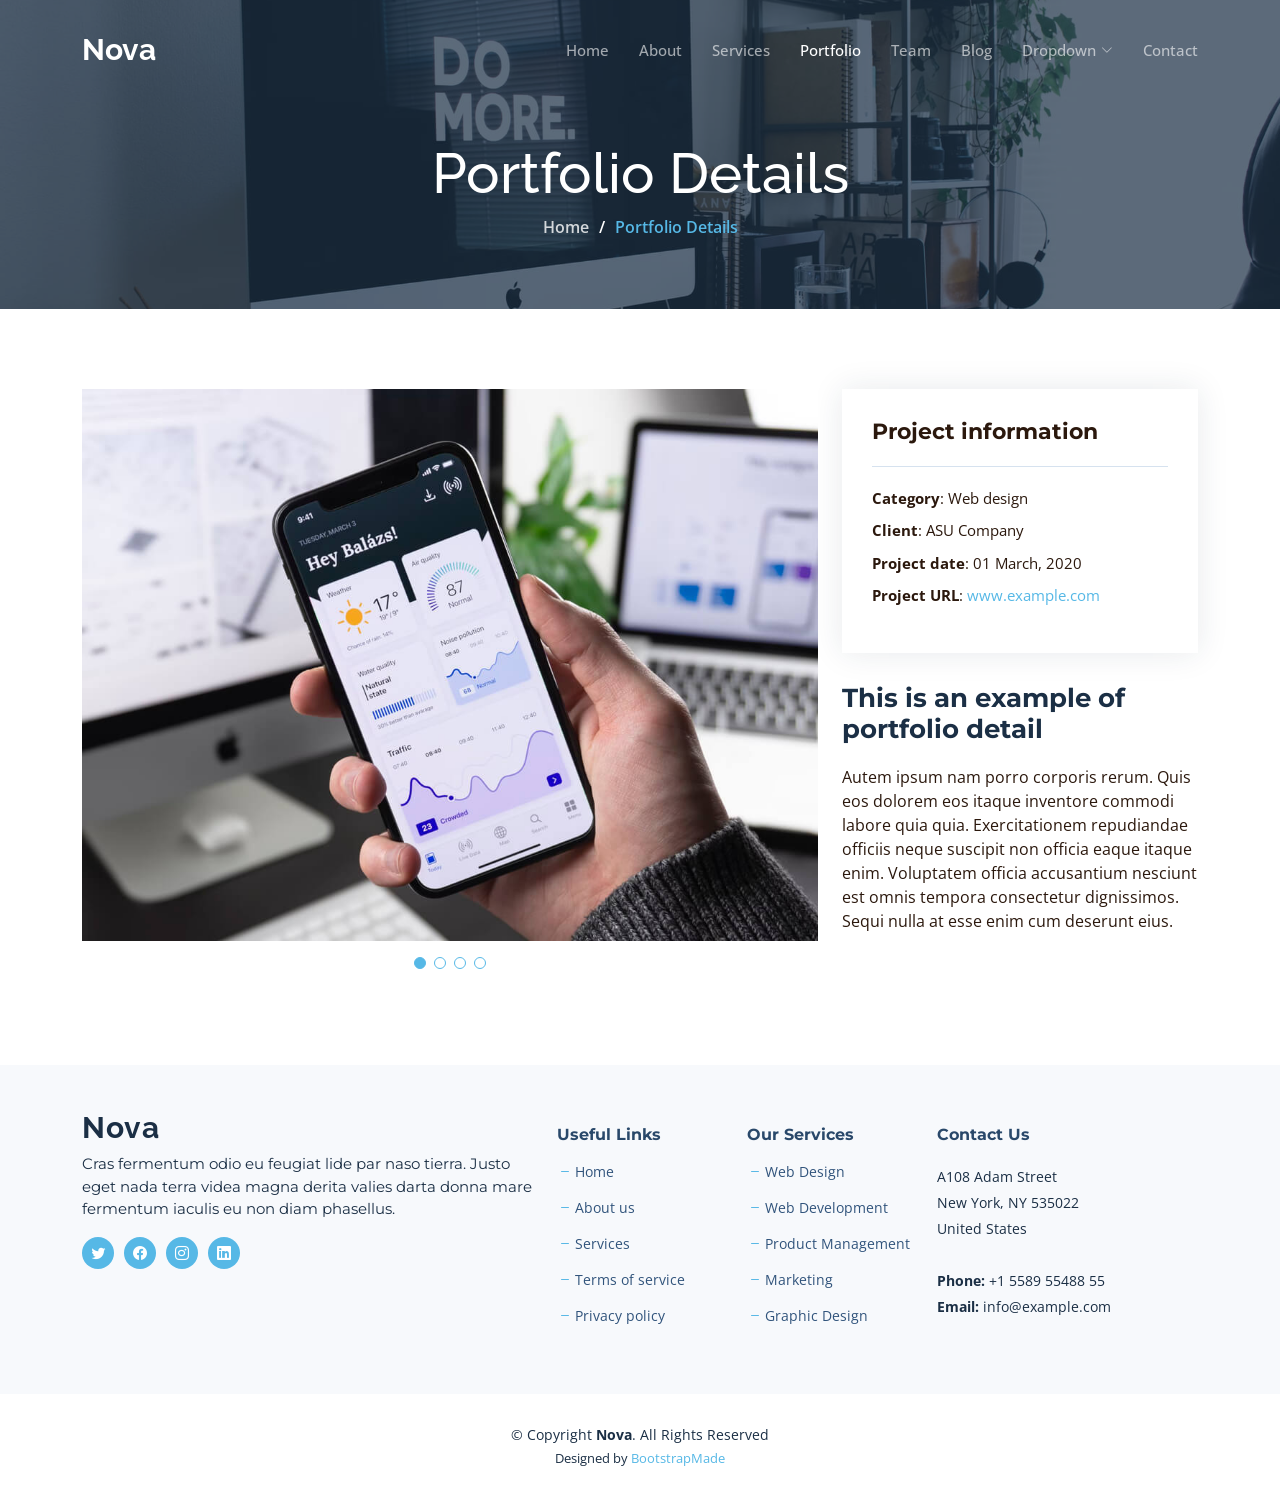
<file: portfolio-details.html>
<!DOCTYPE html>
<html lang="en">

<head>
  <meta charset="utf-8">
  <meta content="width=device-width, initial-scale=1.0" name="viewport">

  <title>Portfolio Details - HeroBiz Bootstrap Template</title>
  <meta content="" name="description">
  <meta content="" name="keywords">

  <!-- Favicons -->
  <link href="assets/img/favicon.png" rel="icon">
  <link href="assets/img/apple-touch-icon.png" rel="apple-touch-icon">

  <!-- Google Fonts -->
  <link rel="preconnect" href="https://fonts.googleapis.com">
  <link rel="preconnect" href="https://fonts.gstatic.com" crossorigin>
  <link href="https://fonts.googleapis.com/css2?family=Open+Sans:ital,wght@0,300;0,400;0,500;0,600;0,700;1,300;1,400;1,600;1,700&family=Montserrat:ital,wght@0,300;0,400;0,500;0,600;0,700;1,300;1,400;1,500;1,600;1,700&family=Raleway:ital,wght@0,300;0,400;0,500;0,600;0,700;1,300;1,400;1,500;1,600;1,700&display=swap" rel="stylesheet">

  <!-- Vendor CSS Files -->
  <link href="assets/vendor/bootstrap/css/bootstrap.min.css" rel="stylesheet">
  <link href="assets/vendor/bootstrap-icons/bootstrap-icons.css" rel="stylesheet">
  <link href="assets/vendor/aos/aos.css" rel="stylesheet">
  <link href="assets/vendor/glightbox/css/glightbox.min.css" rel="stylesheet">
  <link href="assets/vendor/swiper/swiper-bundle.min.css" rel="stylesheet">
  <link href="assets/vendor/remixicon/remixicon.css" rel="stylesheet">

  <!-- Template Main CSS File -->
  <link href="assets/css/main.css" rel="stylesheet">

  <!-- =======================================================
  * Template Name: Nova
  * Updated: Aug 30 2023 with Bootstrap v5.3.1
  * Template URL: https://bootstrapmade.com/nova-bootstrap-business-template/
  * Author: BootstrapMade.com
  * License: https://bootstrapmade.com/license/
  ======================================================== -->
</head>

<body class="page-portfolio">

  <!-- ======= Header ======= -->
  <header id="header" class="header d-flex align-items-center fixed-top">
    <div class="container-fluid container-xl d-flex align-items-center justify-content-between">

      <a href="index.html" class="logo d-flex align-items-center">
        <!-- Uncomment the line below if you also wish to use an image logo -->
        <!-- <img src="assets/img/logo.png" alt=""> -->
        <h1 class="d-flex align-items-center">Nova</h1>
      </a>

      <i class="mobile-nav-toggle mobile-nav-show bi bi-list"></i>
      <i class="mobile-nav-toggle mobile-nav-hide d-none bi bi-x"></i>

      <nav id="navbar" class="navbar">
        <ul>
          <li><a href="index.html">Home</a></li>
          <li><a href="about.html">About</a></li>
          <li><a href="services.html">Services</a></li>
          <li><a href="portfolio.html" class="active">Portfolio</a></li>
          <li><a href="team.html">Team</a></li>
          <li><a href="blog.html">Blog</a></li>
          <li class="dropdown"><a href="#"><span>Dropdown</span> <i class="bi bi-chevron-down dropdown-indicator"></i></a>
            <ul>
              <li><a href="#">Dropdown 1</a></li>
              <li class="dropdown"><a href="#"><span>Deep Dropdown</span> <i class="bi bi-chevron-down dropdown-indicator"></i></a>
                <ul>
                  <li><a href="#">Deep Dropdown 1</a></li>
                  <li><a href="#">Deep Dropdown 2</a></li>
                  <li><a href="#">Deep Dropdown 3</a></li>
                  <li><a href="#">Deep Dropdown 4</a></li>
                  <li><a href="#">Deep Dropdown 5</a></li>
                </ul>
              </li>
              <li><a href="#">Dropdown 2</a></li>
              <li><a href="#">Dropdown 3</a></li>
              <li><a href="#">Dropdown 4</a></li>
            </ul>
          </li>
          <li><a href="contact.html">Contact</a></li>
        </ul>
      </nav><!-- .navbar -->

    </div>
  </header><!-- End Header -->

  <main id="main">

    <!-- ======= Breadcrumbs ======= -->
    <div class="breadcrumbs d-flex align-items-center" style="background-image: url('assets/img/portfolio-header.jpg');">
      <div class="container position-relative d-flex flex-column align-items-center">

        <h2>Portfolio Details</h2>
        <ol>
          <li><a href="index.html">Home</a></li>
          <li>Portfolio Details</li>
        </ol>

      </div>
    </div><!-- End Breadcrumbs -->

    <!-- ======= Portfolio Details Section ======= -->
    <section id="portfolio-details" class="portfolio-details">
      <div class="container" data-aos="fade-up">

        <div class="row gy-4">

          <div class="col-lg-8">
            <div class="slides-1 portfolio-details-slider swiper">
              <div class="swiper-wrapper align-items-center">

                <div class="swiper-slide">
                  <img src="assets/img/portfolio/app-1.jpg" alt="">
                </div>

                <div class="swiper-slide">
                  <img src="assets/img/portfolio/product-1.jpg" alt="">
                </div>

                <div class="swiper-slide">
                  <img src="assets/img/portfolio/branding-1.jpg" alt="">
                </div>

                <div class="swiper-slide">
                  <img src="assets/img/portfolio/books-1.jpg" alt="">
                </div>

              </div>
              <div class="swiper-pagination"></div>
            </div>
          </div>

          <div class="col-lg-4">
            <div class="portfolio-info">
              <h3>Project information</h3>
              <ul>
                <li><strong>Category</strong>: Web design</li>
                <li><strong>Client</strong>: ASU Company</li>
                <li><strong>Project date</strong>: 01 March, 2020</li>
                <li><strong>Project URL</strong>: <a href="#">www.example.com</a></li>
              </ul>
            </div>
            <div class="portfolio-description">
              <h2>This is an example of portfolio detail</h2>
              <p>
                Autem ipsum nam porro corporis rerum. Quis eos dolorem eos itaque inventore commodi labore quia quia. Exercitationem repudiandae officiis neque suscipit non officia eaque itaque enim. Voluptatem officia accusantium nesciunt est omnis tempora consectetur dignissimos. Sequi nulla at esse enim cum deserunt eius.
              </p>
            </div>
          </div>

        </div>

      </div>
    </section><!-- End Portfolio Details Section -->

  </main><!-- End #main -->

  <!-- ======= Footer ======= -->
  <footer id="footer" class="footer">

    <div class="footer-content">
      <div class="container">
        <div class="row gy-4">
          <div class="col-lg-5 col-md-12 footer-info">
            <a href="index.html" class="logo d-flex align-items-center">
              <span>Nova</span>
            </a>
            <p>Cras fermentum odio eu feugiat lide par naso tierra. Justo eget nada terra videa magna derita valies darta donna mare fermentum iaculis eu non diam phasellus.</p>
            <div class="social-links d-flex  mt-3">
              <a href="#" class="twitter"><i class="bi bi-twitter"></i></a>
              <a href="#" class="facebook"><i class="bi bi-facebook"></i></a>
              <a href="#" class="instagram"><i class="bi bi-instagram"></i></a>
              <a href="#" class="linkedin"><i class="bi bi-linkedin"></i></a>
            </div>
          </div>

          <div class="col-lg-2 col-6 footer-links">
            <h4>Useful Links</h4>
            <ul>
              <li><i class="bi bi-dash"></i> <a href="#">Home</a></li>
              <li><i class="bi bi-dash"></i> <a href="#">About us</a></li>
              <li><i class="bi bi-dash"></i> <a href="#">Services</a></li>
              <li><i class="bi bi-dash"></i> <a href="#">Terms of service</a></li>
              <li><i class="bi bi-dash"></i> <a href="#">Privacy policy</a></li>
            </ul>
          </div>

          <div class="col-lg-2 col-6 footer-links">
            <h4>Our Services</h4>
            <ul>
              <li><i class="bi bi-dash"></i> <a href="#">Web Design</a></li>
              <li><i class="bi bi-dash"></i> <a href="#">Web Development</a></li>
              <li><i class="bi bi-dash"></i> <a href="#">Product Management</a></li>
              <li><i class="bi bi-dash"></i> <a href="#">Marketing</a></li>
              <li><i class="bi bi-dash"></i> <a href="#">Graphic Design</a></li>
            </ul>
          </div>

          <div class="col-lg-3 col-md-12 footer-contact text-center text-md-start">
            <h4>Contact Us</h4>
            <p>
              A108 Adam Street <br>
              New York, NY 535022<br>
              United States <br><br>
              <strong>Phone:</strong> +1 5589 55488 55<br>
              <strong>Email:</strong> info@example.com<br>
            </p>

          </div>

        </div>
      </div>
    </div>

    <div class="footer-legal">
      <div class="container">
        <div class="copyright">
          &copy; Copyright <strong><span>Nova</span></strong>. All Rights Reserved
        </div>
        <div class="credits">
          <!-- All the links in the footer should remain intact. -->
          <!-- You can delete the links only if you purchased the pro version. -->
          <!-- Licensing information: https://bootstrapmade.com/license/ -->
          <!-- Purchase the pro version with working PHP/AJAX contact form: https://bootstrapmade.com/nova-bootstrap-business-template/ -->
          Designed by <a href="https://bootstrapmade.com/">BootstrapMade</a>
        </div>
      </div>
    </div>
  </footer><!-- End Footer --><!-- End Footer -->

  <a href="#" class="scroll-top d-flex align-items-center justify-content-center"><i class="bi bi-arrow-up-short"></i></a>

  <div id="preloader"></div>

  <!-- Vendor JS Files -->
  <script src="assets/vendor/bootstrap/js/bootstrap.bundle.min.js"></script>
  <script src="assets/vendor/aos/aos.js"></script>
  <script src="assets/vendor/glightbox/js/glightbox.min.js"></script>
  <script src="assets/vendor/swiper/swiper-bundle.min.js"></script>
  <script src="assets/vendor/isotope-layout/isotope.pkgd.min.js"></script>
  <script src="assets/vendor/php-email-form/validate.js"></script>

  <!-- Template Main JS File -->
  <script src="assets/js/main.js"></script>

</body>

</html>
</file>
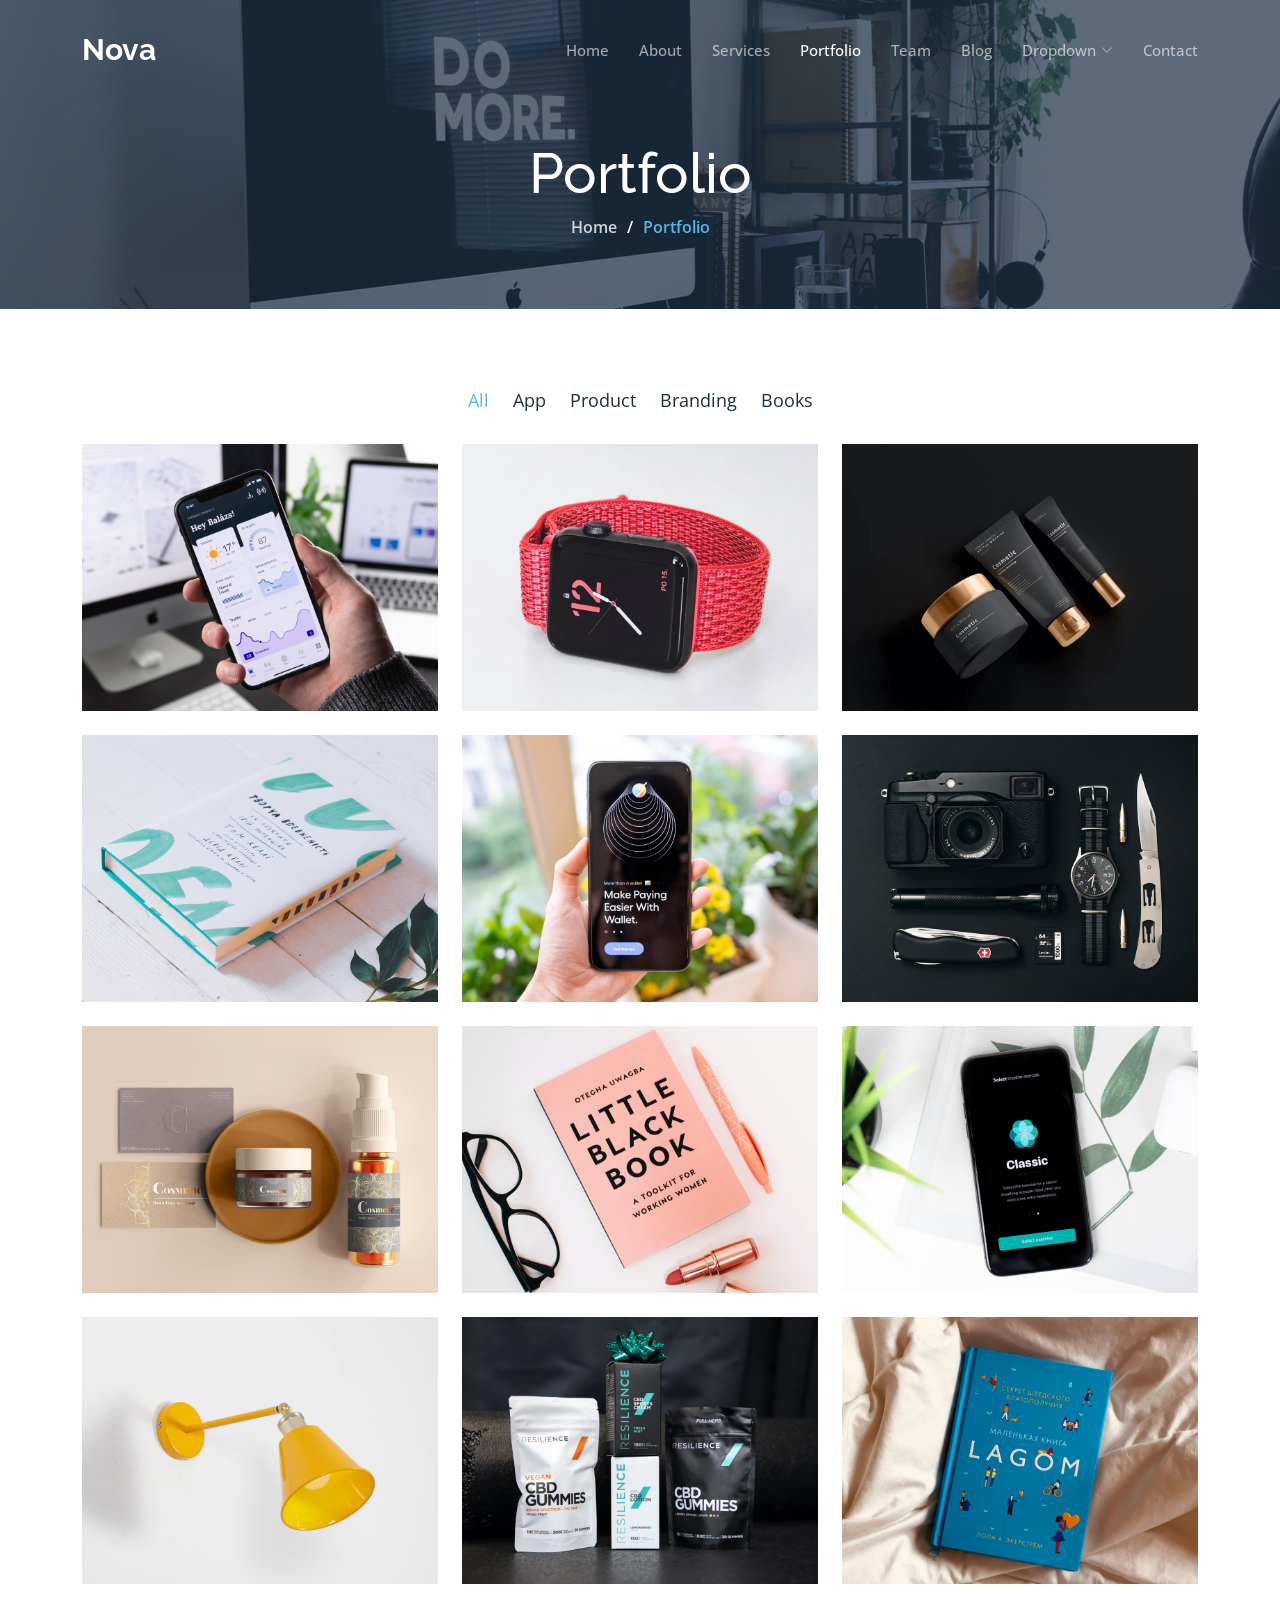
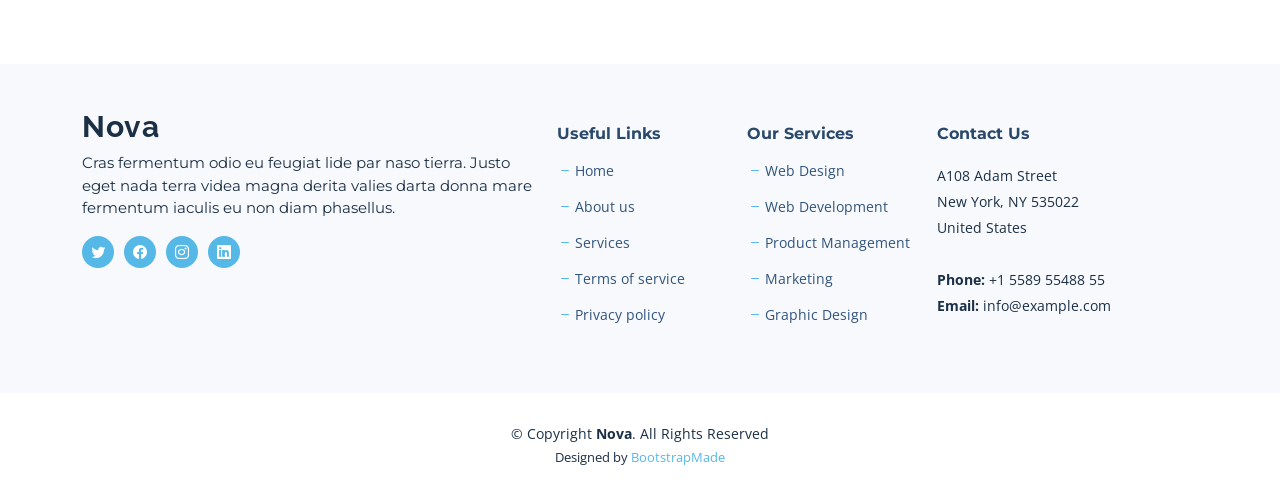
<file: portfolio.html>
<!DOCTYPE html>
<html lang="en">

<head>
  <meta charset="utf-8">
  <meta content="width=device-width, initial-scale=1.0" name="viewport">

  <title>Nova Bootstrap Template - Portfolio</title>
  <meta content="" name="description">
  <meta content="" name="keywords">

  <!-- Favicons -->
  <link href="assets/img/favicon.png" rel="icon">
  <link href="assets/img/apple-touch-icon.png" rel="apple-touch-icon">

  <!-- Google Fonts -->
  <link rel="preconnect" href="https://fonts.googleapis.com">
  <link rel="preconnect" href="https://fonts.gstatic.com" crossorigin>
  <link href="https://fonts.googleapis.com/css2?family=Open+Sans:ital,wght@0,300;0,400;0,500;0,600;0,700;1,300;1,400;1,600;1,700&family=Montserrat:ital,wght@0,300;0,400;0,500;0,600;0,700;1,300;1,400;1,500;1,600;1,700&family=Raleway:ital,wght@0,300;0,400;0,500;0,600;0,700;1,300;1,400;1,500;1,600;1,700&display=swap" rel="stylesheet">

  <!-- Vendor CSS Files -->
  <link href="assets/vendor/bootstrap/css/bootstrap.min.css" rel="stylesheet">
  <link href="assets/vendor/bootstrap-icons/bootstrap-icons.css" rel="stylesheet">
  <link href="assets/vendor/aos/aos.css" rel="stylesheet">
  <link href="assets/vendor/glightbox/css/glightbox.min.css" rel="stylesheet">
  <link href="assets/vendor/swiper/swiper-bundle.min.css" rel="stylesheet">
  <link href="assets/vendor/remixicon/remixicon.css" rel="stylesheet">

  <!-- Template Main CSS File -->
  <link href="assets/css/main.css" rel="stylesheet">

  <!-- =======================================================
  * Template Name: Nova
  * Updated: Aug 30 2023 with Bootstrap v5.3.1
  * Template URL: https://bootstrapmade.com/nova-bootstrap-business-template/
  * Author: BootstrapMade.com
  * License: https://bootstrapmade.com/license/
  ======================================================== -->
</head>

<body class="page-portfolio">

  <!-- ======= Header ======= -->
  <header id="header" class="header d-flex align-items-center fixed-top">
    <div class="container-fluid container-xl d-flex align-items-center justify-content-between">

      <a href="index.html" class="logo d-flex align-items-center">
        <!-- Uncomment the line below if you also wish to use an image logo -->
        <!-- <img src="assets/img/logo.png" alt=""> -->
        <h1 class="d-flex align-items-center">Nova</h1>
      </a>

      <i class="mobile-nav-toggle mobile-nav-show bi bi-list"></i>
      <i class="mobile-nav-toggle mobile-nav-hide d-none bi bi-x"></i>

      <nav id="navbar" class="navbar">
        <ul>
          <li><a href="index.html">Home</a></li>
          <li><a href="about.html">About</a></li>
          <li><a href="services.html">Services</a></li>
          <li><a href="portfolio.html" class="active">Portfolio</a></li>
          <li><a href="team.html">Team</a></li>
          <li><a href="blog.html">Blog</a></li>
          <li class="dropdown"><a href="#"><span>Dropdown</span> <i class="bi bi-chevron-down dropdown-indicator"></i></a>
            <ul>
              <li><a href="#">Dropdown 1</a></li>
              <li class="dropdown"><a href="#"><span>Deep Dropdown</span> <i class="bi bi-chevron-down dropdown-indicator"></i></a>
                <ul>
                  <li><a href="#">Deep Dropdown 1</a></li>
                  <li><a href="#">Deep Dropdown 2</a></li>
                  <li><a href="#">Deep Dropdown 3</a></li>
                  <li><a href="#">Deep Dropdown 4</a></li>
                  <li><a href="#">Deep Dropdown 5</a></li>
                </ul>
              </li>
              <li><a href="#">Dropdown 2</a></li>
              <li><a href="#">Dropdown 3</a></li>
              <li><a href="#">Dropdown 4</a></li>
            </ul>
          </li>
          <li><a href="contact.html">Contact</a></li>
        </ul>
      </nav><!-- .navbar -->

    </div>
  </header><!-- End Header -->

  <main id="main">

    <!-- ======= Breadcrumbs ======= -->
    <div class="breadcrumbs d-flex align-items-center" style="background-image: url('assets/img/portfolio-header.jpg');">
      <div class="container position-relative d-flex flex-column align-items-center">

        <h2>Portfolio</h2>
        <ol>
          <li><a href="index.html">Home</a></li>
          <li>Portfolio</li>
        </ol>

      </div>
    </div><!-- End Breadcrumbs -->

    <!-- ======= Portfolio Section ======= -->
    <section id="portfolio" class="portfolio">
      <div class="container" data-aos="fade-up">

        <div class="portfolio-isotope" data-portfolio-filter="*" data-portfolio-layout="masonry" data-portfolio-sort="original-order">

          <ul class="portfolio-flters" data-aos="fade-up" data-aos-delay="100">
            <li data-filter="*" class="filter-active">All</li>
            <li data-filter=".filter-app">App</li>
            <li data-filter=".filter-product">Product</li>
            <li data-filter=".filter-branding">Branding</li>
            <li data-filter=".filter-books">Books</li>
          </ul><!-- End Portfolio Filters -->

          <div class="row gy-4 portfolio-container" data-aos="fade-up" data-aos-delay="300">

            <div class="col-lg-4 col-md-6 portfolio-item filter-app">
              <img src="assets/img/portfolio/app-1.jpg" class="img-fluid" alt="">
              <div class="portfolio-info">
                <h4>App 1</h4>
                <p>Lorem ipsum, dolor sit amet consectetur</p>
                <a href="assets/img/portfolio/app-1.jpg" title="App 1" data-gallery="portfolio-gallery-app" class="glightbox preview-link"><i class="bi bi-zoom-in"></i></a>
                <a href="portfolio-details.html" title="More Details" class="details-link"><i class="bi bi-link-45deg"></i></a>
              </div>
            </div><!-- End Portfolio Item -->

            <div class="col-lg-4 col-md-6 portfolio-item filter-product">
              <img src="assets/img/portfolio/product-1.jpg" class="img-fluid" alt="">
              <div class="portfolio-info">
                <h4>Product 1</h4>
                <p>Lorem ipsum, dolor sit amet consectetur</p>
                <a href="assets/img/portfolio/product-1.jpg" title="Product 1" data-gallery="portfolio-gallery-product" class="glightbox preview-link"><i class="bi bi-zoom-in"></i></a>
                <a href="portfolio-details.html" title="More Details" class="details-link"><i class="bi bi-link-45deg"></i></a>
              </div>
            </div><!-- End Portfolio Item -->

            <div class="col-lg-4 col-md-6 portfolio-item filter-branding">
              <img src="assets/img/portfolio/branding-1.jpg" class="img-fluid" alt="">
              <div class="portfolio-info">
                <h4>Branding 1</h4>
                <p>Lorem ipsum, dolor sit amet consectetur</p>
                <a href="assets/img/portfolio/branding-1.jpg" title="Branding 1" data-gallery="portfolio-gallery-branding" class="glightbox preview-link"><i class="bi bi-zoom-in"></i></a>
                <a href="portfolio-details.html" title="More Details" class="details-link"><i class="bi bi-link-45deg"></i></a>
              </div>
            </div><!-- End Portfolio Item -->

            <div class="col-lg-4 col-md-6 portfolio-item filter-books">
              <img src="assets/img/portfolio/books-1.jpg" class="img-fluid" alt="">
              <div class="portfolio-info">
                <h4>Books 1</h4>
                <p>Lorem ipsum, dolor sit amet consectetur</p>
                <a href="assets/img/portfolio/books-1.jpg" title="Branding 1" data-gallery="portfolio-gallery-book" class="glightbox preview-link"><i class="bi bi-zoom-in"></i></a>
                <a href="portfolio-details.html" title="More Details" class="details-link"><i class="bi bi-link-45deg"></i></a>
              </div>
            </div><!-- End Portfolio Item -->

            <div class="col-lg-4 col-md-6 portfolio-item filter-app">
              <img src="assets/img/portfolio/app-2.jpg" class="img-fluid" alt="">
              <div class="portfolio-info">
                <h4>App 2</h4>
                <p>Lorem ipsum, dolor sit amet consectetur</p>
                <a href="assets/img/portfolio/app-2.jpg" title="App 2" data-gallery="portfolio-gallery-app" class="glightbox preview-link"><i class="bi bi-zoom-in"></i></a>
                <a href="portfolio-details.html" title="More Details" class="details-link"><i class="bi bi-link-45deg"></i></a>
              </div>
            </div><!-- End Portfolio Item -->

            <div class="col-lg-4 col-md-6 portfolio-item filter-product">
              <img src="assets/img/portfolio/product-2.jpg" class="img-fluid" alt="">
              <div class="portfolio-info">
                <h4>Product 2</h4>
                <p>Lorem ipsum, dolor sit amet consectetur</p>
                <a href="assets/img/portfolio/product-2.jpg" title="Product 2" data-gallery="portfolio-gallery-product" class="glightbox preview-link"><i class="bi bi-zoom-in"></i></a>
                <a href="portfolio-details.html" title="More Details" class="details-link"><i class="bi bi-link-45deg"></i></a>
              </div>
            </div><!-- End Portfolio Item -->

            <div class="col-lg-4 col-md-6 portfolio-item filter-branding">
              <img src="assets/img/portfolio/branding-2.jpg" class="img-fluid" alt="">
              <div class="portfolio-info">
                <h4>Branding 2</h4>
                <p>Lorem ipsum, dolor sit amet consectetur</p>
                <a href="assets/img/portfolio/branding-2.jpg" title="Branding 2" data-gallery="portfolio-gallery-branding" class="glightbox preview-link"><i class="bi bi-zoom-in"></i></a>
                <a href="portfolio-details.html" title="More Details" class="details-link"><i class="bi bi-link-45deg"></i></a>
              </div>
            </div><!-- End Portfolio Item -->

            <div class="col-lg-4 col-md-6 portfolio-item filter-books">
              <img src="assets/img/portfolio/books-2.jpg" class="img-fluid" alt="">
              <div class="portfolio-info">
                <h4>Books 2</h4>
                <p>Lorem ipsum, dolor sit amet consectetur</p>
                <a href="assets/img/portfolio/books-2.jpg" title="Branding 2" data-gallery="portfolio-gallery-book" class="glightbox preview-link"><i class="bi bi-zoom-in"></i></a>
                <a href="portfolio-details.html" title="More Details" class="details-link"><i class="bi bi-link-45deg"></i></a>
              </div>
            </div><!-- End Portfolio Item -->

            <div class="col-lg-4 col-md-6 portfolio-item filter-app">
              <img src="assets/img/portfolio/app-3.jpg" class="img-fluid" alt="">
              <div class="portfolio-info">
                <h4>App 3</h4>
                <p>Lorem ipsum, dolor sit amet consectetur</p>
                <a href="assets/img/portfolio/app-3.jpg" title="App 3" data-gallery="portfolio-gallery-app" class="glightbox preview-link"><i class="bi bi-zoom-in"></i></a>
                <a href="portfolio-details.html" title="More Details" class="details-link"><i class="bi bi-link-45deg"></i></a>
              </div>
            </div><!-- End Portfolio Item -->

            <div class="col-lg-4 col-md-6 portfolio-item filter-product">
              <img src="assets/img/portfolio/product-3.jpg" class="img-fluid" alt="">
              <div class="portfolio-info">
                <h4>Product 3</h4>
                <p>Lorem ipsum, dolor sit amet consectetur</p>
                <a href="assets/img/portfolio/product-3.jpg" title="Product 3" data-gallery="portfolio-gallery-product" class="glightbox preview-link"><i class="bi bi-zoom-in"></i></a>
                <a href="portfolio-details.html" title="More Details" class="details-link"><i class="bi bi-link-45deg"></i></a>
              </div>
            </div><!-- End Portfolio Item -->

            <div class="col-lg-4 col-md-6 portfolio-item filter-branding">
              <img src="assets/img/portfolio/branding-3.jpg" class="img-fluid" alt="">
              <div class="portfolio-info">
                <h4>Branding 3</h4>
                <p>Lorem ipsum, dolor sit amet consectetur</p>
                <a href="assets/img/portfolio/branding-3.jpg" title="Branding 2" data-gallery="portfolio-gallery-branding" class="glightbox preview-link"><i class="bi bi-zoom-in"></i></a>
                <a href="portfolio-details.html" title="More Details" class="details-link"><i class="bi bi-link-45deg"></i></a>
              </div>
            </div><!-- End Portfolio Item -->

            <div class="col-lg-4 col-md-6 portfolio-item filter-books">
              <img src="assets/img/portfolio/books-3.jpg" class="img-fluid" alt="">
              <div class="portfolio-info">
                <h4>Books 3</h4>
                <p>Lorem ipsum, dolor sit amet consectetur</p>
                <a href="assets/img/portfolio/books-3.jpg" title="Branding 3" data-gallery="portfolio-gallery-book" class="glightbox preview-link"><i class="bi bi-zoom-in"></i></a>
                <a href="portfolio-details.html" title="More Details" class="details-link"><i class="bi bi-link-45deg"></i></a>
              </div>
            </div><!-- End Portfolio Item -->

          </div><!-- End Portfolio Container -->

        </div>

      </div>
    </section><!-- End Portfolio Section -->

  </main><!-- End #main -->

  <!-- ======= Footer ======= -->
  <footer id="footer" class="footer">

    <div class="footer-content">
      <div class="container">
        <div class="row gy-4">
          <div class="col-lg-5 col-md-12 footer-info">
            <a href="index.html" class="logo d-flex align-items-center">
              <span>Nova</span>
            </a>
            <p>Cras fermentum odio eu feugiat lide par naso tierra. Justo eget nada terra videa magna derita valies darta donna mare fermentum iaculis eu non diam phasellus.</p>
            <div class="social-links d-flex  mt-3">
              <a href="#" class="twitter"><i class="bi bi-twitter"></i></a>
              <a href="#" class="facebook"><i class="bi bi-facebook"></i></a>
              <a href="#" class="instagram"><i class="bi bi-instagram"></i></a>
              <a href="#" class="linkedin"><i class="bi bi-linkedin"></i></a>
            </div>
          </div>

          <div class="col-lg-2 col-6 footer-links">
            <h4>Useful Links</h4>
            <ul>
              <li><i class="bi bi-dash"></i> <a href="#">Home</a></li>
              <li><i class="bi bi-dash"></i> <a href="#">About us</a></li>
              <li><i class="bi bi-dash"></i> <a href="#">Services</a></li>
              <li><i class="bi bi-dash"></i> <a href="#">Terms of service</a></li>
              <li><i class="bi bi-dash"></i> <a href="#">Privacy policy</a></li>
            </ul>
          </div>

          <div class="col-lg-2 col-6 footer-links">
            <h4>Our Services</h4>
            <ul>
              <li><i class="bi bi-dash"></i> <a href="#">Web Design</a></li>
              <li><i class="bi bi-dash"></i> <a href="#">Web Development</a></li>
              <li><i class="bi bi-dash"></i> <a href="#">Product Management</a></li>
              <li><i class="bi bi-dash"></i> <a href="#">Marketing</a></li>
              <li><i class="bi bi-dash"></i> <a href="#">Graphic Design</a></li>
            </ul>
          </div>

          <div class="col-lg-3 col-md-12 footer-contact text-center text-md-start">
            <h4>Contact Us</h4>
            <p>
              A108 Adam Street <br>
              New York, NY 535022<br>
              United States <br><br>
              <strong>Phone:</strong> +1 5589 55488 55<br>
              <strong>Email:</strong> info@example.com<br>
            </p>

          </div>

        </div>
      </div>
    </div>

    <div class="footer-legal">
      <div class="container">
        <div class="copyright">
          &copy; Copyright <strong><span>Nova</span></strong>. All Rights Reserved
        </div>
        <div class="credits">
          <!-- All the links in the footer should remain intact. -->
          <!-- You can delete the links only if you purchased the pro version. -->
          <!-- Licensing information: https://bootstrapmade.com/license/ -->
          <!-- Purchase the pro version with working PHP/AJAX contact form: https://bootstrapmade.com/nova-bootstrap-business-template/ -->
          Designed by <a href="https://bootstrapmade.com/">BootstrapMade</a>
        </div>
      </div>
    </div>
  </footer><!-- End Footer --><!-- End Footer -->

  <a href="#" class="scroll-top d-flex align-items-center justify-content-center"><i class="bi bi-arrow-up-short"></i></a>

  <div id="preloader"></div>

  <!-- Vendor JS Files -->
  <script src="assets/vendor/bootstrap/js/bootstrap.bundle.min.js"></script>
  <script src="assets/vendor/aos/aos.js"></script>
  <script src="assets/vendor/glightbox/js/glightbox.min.js"></script>
  <script src="assets/vendor/swiper/swiper-bundle.min.js"></script>
  <script src="assets/vendor/isotope-layout/isotope.pkgd.min.js"></script>
  <script src="assets/vendor/php-email-form/validate.js"></script>

  <!-- Template Main JS File -->
  <script src="assets/js/main.js"></script>

</body>

</html>
</file>
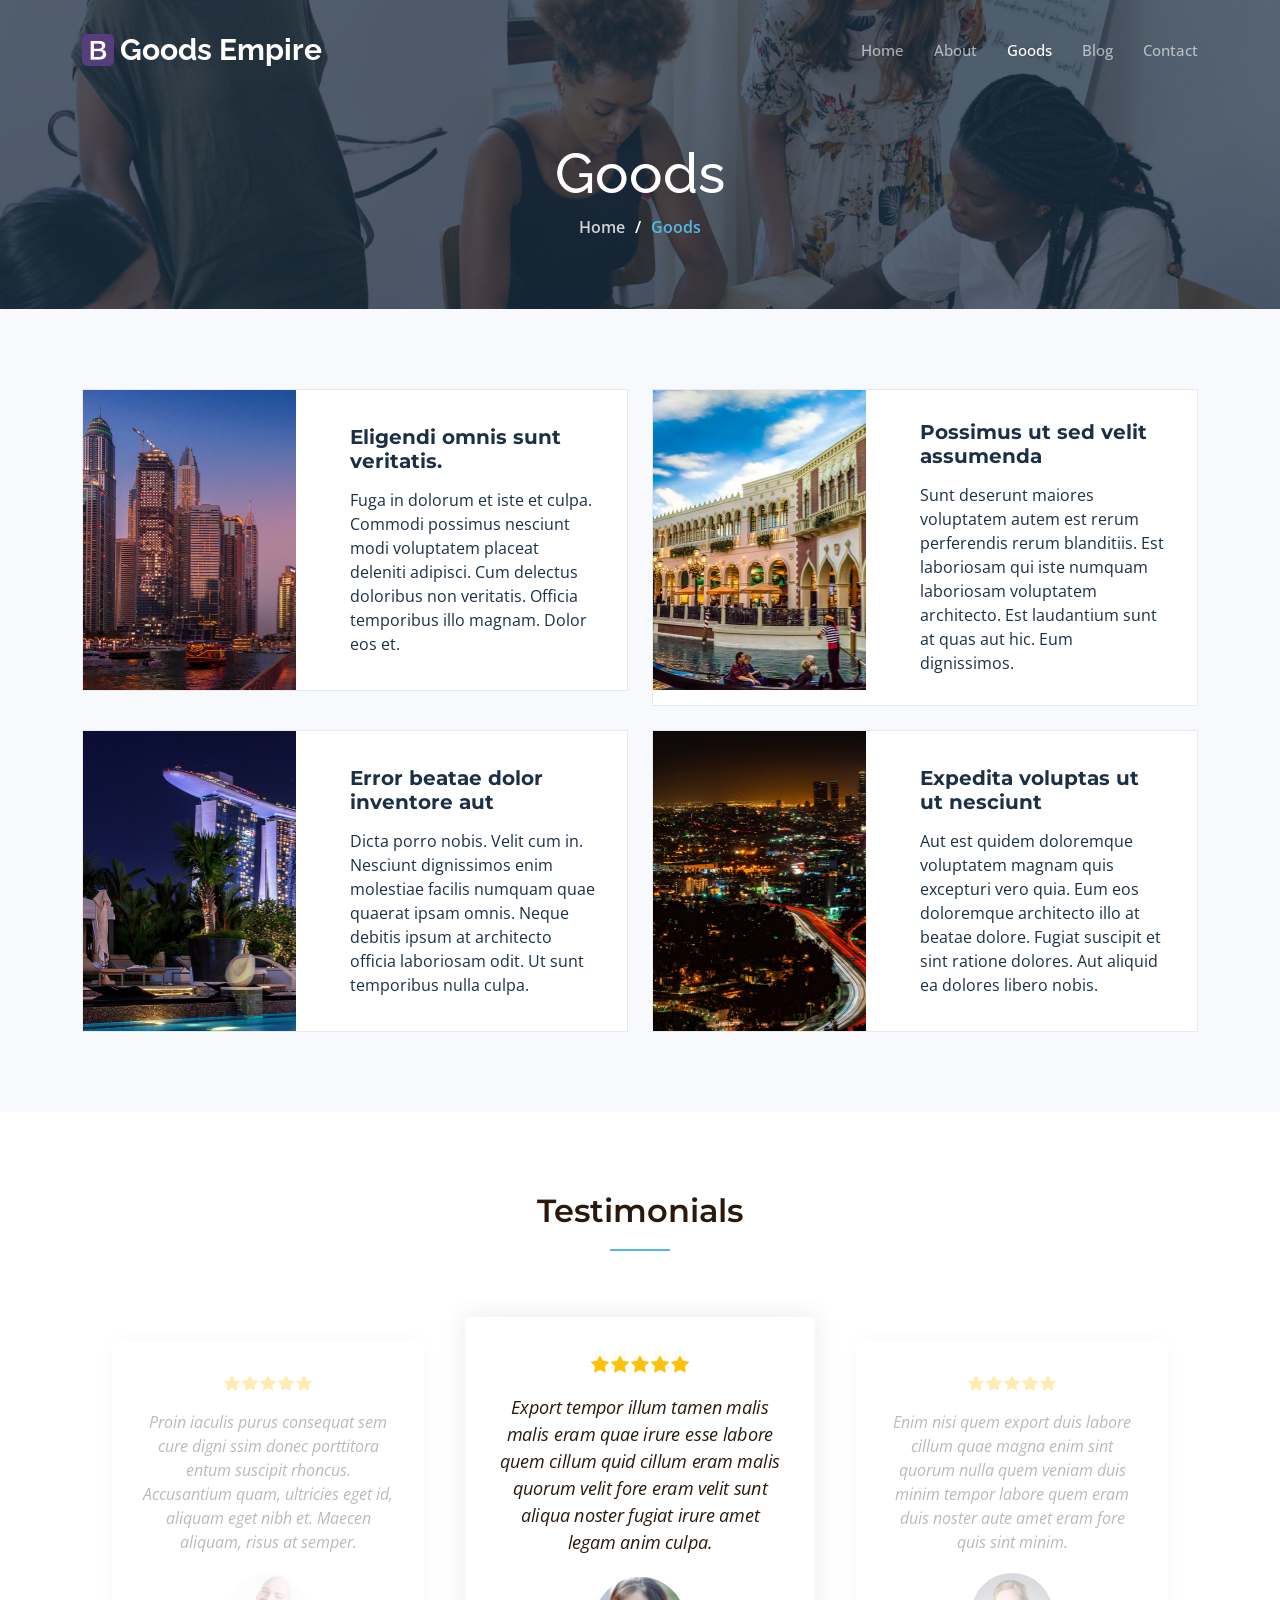
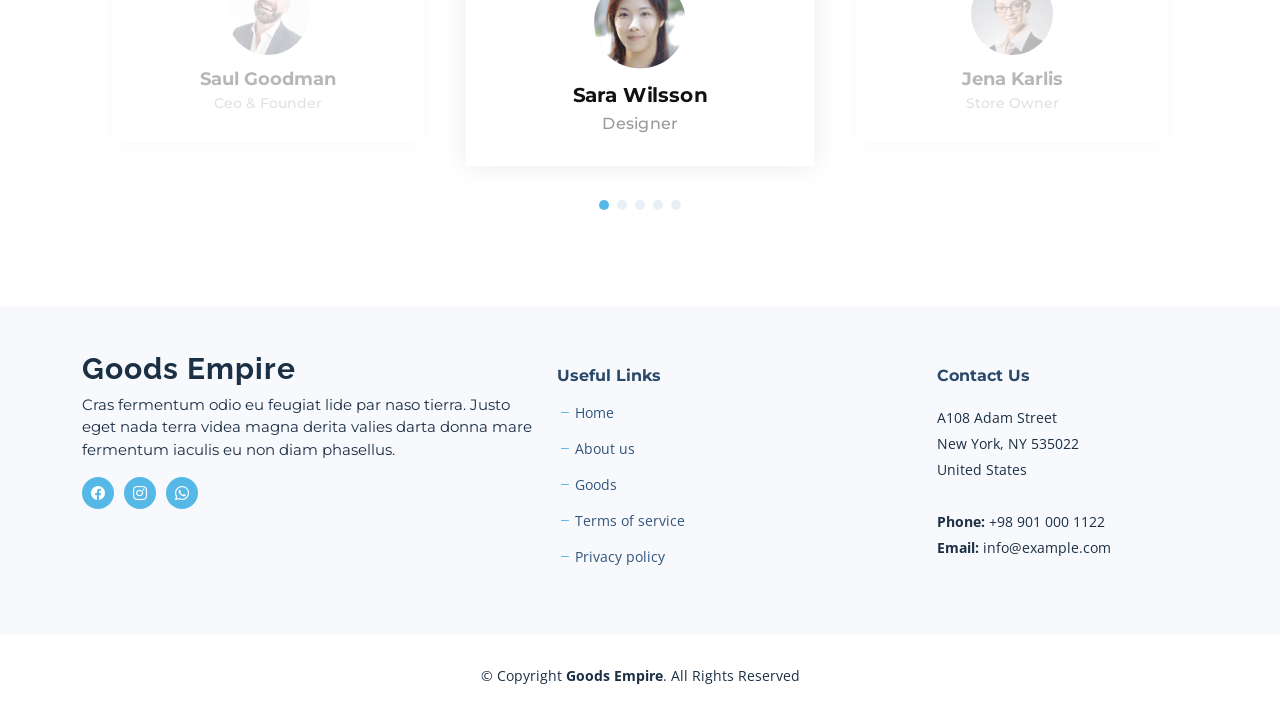
<file: services.html>
<!DOCTYPE html>
<html lang="en">

<head>
  <meta charset="utf-8">
  <meta content="width=device-width, initial-scale=1.0" name="viewport">

  <title>Goods Empire - Goods</title>
  <meta content="" name="description">
  <meta content="" name="keywords">

  <!-- Favicons -->
  <link href="assets/img/favicon.png" rel="icon">
  <link href="assets/img/apple-touch-icon.png" rel="apple-touch-icon">

  <!-- Google Fonts -->
  <link rel="preconnect" href="https://fonts.googleapis.com">
  <link rel="preconnect" href="https://fonts.gstatic.com" crossorigin>
  <link href="https://fonts.googleapis.com/css2?family=Open+Sans:ital,wght@0,300;0,400;0,500;0,600;0,700;1,300;1,400;1,600;1,700&family=Montserrat:ital,wght@0,300;0,400;0,500;0,600;0,700;1,300;1,400;1,500;1,600;1,700&family=Raleway:ital,wght@0,300;0,400;0,500;0,600;0,700;1,300;1,400;1,500;1,600;1,700&display=swap" rel="stylesheet">

  <!-- Vendor CSS Files -->
  <link href="assets/vendor/bootstrap/css/bootstrap.min.css" rel="stylesheet">
  <link href="assets/vendor/bootstrap-icons/bootstrap-icons.css" rel="stylesheet">
  <link href="assets/vendor/aos/aos.css" rel="stylesheet">
  <link href="assets/vendor/glightbox/css/glightbox.min.css" rel="stylesheet">
  <link href="assets/vendor/swiper/swiper-bundle.min.css" rel="stylesheet">
  <link href="assets/vendor/remixicon/remixicon.css" rel="stylesheet">

  <!-- Template Main CSS File -->
  <link href="assets/css/main.css" rel="stylesheet">

  <!-- =======================================================
  * Template Name: Nova
  * Updated: Aug 30 2023 with Bootstrap v5.3.1
  * Template URL: https://bootstrapmade.com/nova-bootstrap-business-template/
  * Author: BootstrapMade.com
  * License: https://bootstrapmade.com/license/
  ======================================================== -->
</head>

<body class="page-services">

 
  <!-- ======= Header ======= -->
  <header id="header" class="header d-flex align-items-center fixed-top">
    <div class="container-fluid container-xl d-flex align-items-center justify-content-between">

      <a href="index.html" class="logo d-flex align-items-center">
        <img src="assets/img/logo.png" alt="">
        <h1 class="d-flex align-items-center">Goods Empire</h1>
      </a>

      <i class="mobile-nav-toggle mobile-nav-show bi bi-list"></i>
      <i class="mobile-nav-toggle mobile-nav-hide d-none bi bi-x"></i>

      <nav id="navbar" class="navbar">
        <ul>
          <li><a href="index.html">Home</a></li>
          <li><a href="about.html">About</a></li>
          <li><a href="services.html" class="active">Goods</a></li>
          <li><a href="blog.html">Blog</a></li>
        <!-- <li class="dropdown"><a href="#"><span>Dropdown</span> <i class="bi bi-chevron-down dropdown-indicator"></i></a>
            <ul>
              <li><a href="#">Dropdown 1</a></li>
              <li class="dropdown"><a href="#"><span>Deep Dropdown</span> <i class="bi bi-chevron-down dropdown-indicator"></i></a>
                <ul>
                  <li><a href="#">Deep Dropdown 1</a></li>
                  <li><a href="#">Deep Dropdown 2</a></li>
                  <li><a href="#">Deep Dropdown 3</a></li>
                  <li><a href="#">Deep Dropdown 4</a></li>
                  <li><a href="#">Deep Dropdown 5</a></li>
                </ul>
              </li>
              <li><a href="#">Dropdown 2</a></li>
              <li><a href="#">Dropdown 3</a></li>
              <li><a href="#">Dropdown 4</a></li>
            </ul>
          </li> -->
          <li><a href="contact.html">Contact</a></li>
        </ul>
      </nav><!-- .navbar -->

    </div>
  </header><!-- End Header -->

  <main id="main">

    <!-- ======= Breadcrumbs ======= -->
    <div class="breadcrumbs d-flex align-items-center" style="background-image: url('assets/img/services-header.jpg');">
      <div class="container position-relative d-flex flex-column align-items-center">

        <h2>Goods</h2>
        <ol>
          <li><a href="index.html">Home</a></li>
          <li>Goods</li>
        </ol>

      </div>
    </div><!-- End Breadcrumbs -->

    <!-- ======= Our Services Section ======= -->
    <!-- <section id="services-list" class="services-list">
      <div class="container" data-aos="fade-up">

        <div class="section-header">
          <h2>Our Services</h2>

        </div>

        <div class="row gy-5">

          <div class="col-lg-4 col-md-6 service-item d-flex" data-aos="fade-up" data-aos-delay="100">
            <div class="icon flex-shrink-0"><i class="bi bi-briefcase" style="color: #f57813;"></i></div>
            <div>
              <h4 class="title"><a href="#" class="stretched-link">Lorem Ipsum</a></h4>
              <p class="description">Voluptatum deleniti atque corrupti quos dolores et quas molestias excepturi sint occaecati cupiditate non provident</p>
            </div>
          </div>
          

          <div class="col-lg-4 col-md-6 service-item d-flex" data-aos="fade-up" data-aos-delay="200">
            <div class="icon flex-shrink-0"><i class="bi bi-card-checklist" style="color: #15a04a;"></i></div>
            <div>
              <h4 class="title"><a href="#" class="stretched-link">Dolor Sitema</a></h4>
              <p class="description">Minim veniam, quis nostrud exercitation ullamco laboris nisi ut aliquip ex ea commodo consequat tarad limino ata</p>
            </div>
          </div>

          <div class="col-lg-4 col-md-6 service-item d-flex" data-aos="fade-up" data-aos-delay="300">
            <div class="icon flex-shrink-0"><i class="bi bi-bar-chart" style="color: #d90769;"></i></div>
            <div>
              <h4 class="title"><a href="#" class="stretched-link">Sed ut perspiciatis</a></h4>
              <p class="description">Duis aute irure dolor in reprehenderit in voluptate velit esse cillum dolore eu fugiat nulla pariatur</p>
            </div>
          </div>

          <div class="col-lg-4 col-md-6 service-item d-flex" data-aos="fade-up" data-aos-delay="400">
            <div class="icon flex-shrink-0"><i class="bi bi-binoculars" style="color: #15bfbc;"></i></div>
            <div>
              <h4 class="title"><a href="#" class="stretched-link">Magni Dolores</a></h4>
              <p class="description">Excepteur sint occaecat cupidatat non proident, sunt in culpa qui officia deserunt mollit anim id est laborum</p>
            </div>
          </div>

          <div class="col-lg-4 col-md-6 service-item d-flex" data-aos="fade-up" data-aos-delay="500">
            <div class="icon flex-shrink-0"><i class="bi bi-brightness-high" style="color: #f5cf13;"></i></div>
            <div>
              <h4 class="title"><a href="#" class="stretched-link">Nemo Enim</a></h4>
              <p class="description">At vero eos et accusamus et iusto odio dignissimos ducimus qui blanditiis praesentium voluptatum deleniti atque</p>
            </div>
          </div>

          <div class="col-lg-4 col-md-6 service-item d-flex" data-aos="fade-up" data-aos-delay="600">
            <div class="icon flex-shrink-0"><i class="bi bi-calendar4-week" style="color: #1335f5;"></i></div>
            <div>
              <h4 class="title"><a href="#" class="stretched-link">Eiusmod Tempor</a></h4>
              <p class="description">Et harum quidem rerum facilis est et expedita distinctio. Nam libero tempore, cum soluta nobis est eligendi</p>
            </div>
          </div>

        </div>

      </div>
    </section> -->
    <!-- End Our Services Section -->

    <!-- ======= Services Cards Section ======= -->
    <section id="services-cards" class="services-cards">
      <div class="container" data-aos="fade-up">

        <div class="row gy-4">

          <div class="col-lg-6" data-aos="fade-up" data-aos-delay="100">
            <div class="card-item">
              <div class="row">
                <div class="col-xl-5">
                  <div class="card-bg" style="background-image: url(assets/img/cards-1.jpg);"></div>
                </div>
                <div class="col-xl-7 d-flex align-items-center">
                  <div class="card-body">
                    <h4 class="card-title">Eligendi omnis sunt veritatis.</h4>
                    <p>Fuga in dolorum et iste et culpa. Commodi possimus nesciunt modi voluptatem placeat deleniti adipisci. Cum delectus doloribus non veritatis. Officia temporibus illo magnam. Dolor eos et.</p>
                  </div>
                </div>
              </div>
            </div>
          </div><!-- End Card Item -->

          <div class="col-lg-6" data-aos="fade-up" data-aos-delay="200">
            <div class="card-item">
              <div class="row">
                <div class="col-xl-5">
                  <div class="card-bg" style="background-image: url(assets/img/cards-2.jpg);"></div>
                </div>
                <div class="col-xl-7 d-flex align-items-center">
                  <div class="card-body">
                    <h4 class="card-title">Possimus ut sed velit assumenda</h4>
                    <p>Sunt deserunt maiores voluptatem autem est rerum perferendis rerum blanditiis. Est laboriosam qui iste numquam laboriosam voluptatem architecto. Est laudantium sunt at quas aut hic. Eum dignissimos.</p>
                  </div>
                </div>
              </div>
            </div>
          </div><!-- End Card Item -->

          <div class="col-lg-6" data-aos="fade-up" data-aos-delay="300">
            <div class="card-item">
              <div class="row">
                <div class="col-xl-5">
                  <div class="card-bg" style="background-image: url(assets/img/cards-3.jpg);"></div>
                </div>
                <div class="col-xl-7 d-flex align-items-center">
                  <div class="card-body">
                    <h4 class="card-title">Error beatae dolor inventore aut</h4>
                    <p>Dicta porro nobis. Velit cum in. Nesciunt dignissimos enim molestiae facilis numquam quae quaerat ipsam omnis. Neque debitis ipsum at architecto officia laboriosam odit. Ut sunt temporibus nulla culpa.</p>
                  </div>
                </div>
              </div>
            </div>
          </div><!-- End Card Item -->

          <div class="col-lg-6" data-aos="fade-up" data-aos-delay="400">
            <div class="card-item">
              <div class="row">
                <div class="col-xl-5">
                  <div class="card-bg" style="background-image: url(assets/img/cards-4.jpg);"></div>
                </div>
                <div class="col-xl-7 d-flex align-items-center">
                  <div class="card-body">
                    <h4 class="card-title">Expedita voluptas ut ut nesciunt</h4>
                    <p>Aut est quidem doloremque voluptatem magnam quis excepturi vero quia. Eum eos doloremque architecto illo at beatae dolore. Fugiat suscipit et sint ratione dolores. Aut aliquid ea dolores libero nobis.</p>
                  </div>
                </div>
              </div>
            </div>
          </div><!-- End Card Item -->

        </div>

      </div>
    </section><!-- End Services Cards Section -->

    <!-- ======= Testimonials Section ======= -->
    <section id="testimonials" class="testimonials">
      <div class="container" data-aos="fade-up">

        <div class="section-header">
          <h2>Testimonials</h2>

        </div>

        <div class="slides-3 swiper" data-aos="fade-up" data-aos-delay="100">
          <div class="swiper-wrapper">

            <div class="swiper-slide">
              <div class="testimonial-item">
                <div class="stars">
                  <i class="bi bi-star-fill"></i><i class="bi bi-star-fill"></i><i class="bi bi-star-fill"></i><i class="bi bi-star-fill"></i><i class="bi bi-star-fill"></i>
                </div>
                <p>
                  Proin iaculis purus consequat sem cure digni ssim donec porttitora entum suscipit rhoncus. Accusantium quam, ultricies eget id, aliquam eget nibh et. Maecen aliquam, risus at semper.
                </p>
                <div class="profile mt-auto">
                  <img src="assets/img/testimonials/testimonials-1.jpg" class="testimonial-img" alt="">
                  <h3>Saul Goodman</h3>
                  <h4>Ceo &amp; Founder</h4>
                </div>
              </div>
            </div><!-- End testimonial item -->

            <div class="swiper-slide">
              <div class="testimonial-item">
                <div class="stars">
                  <i class="bi bi-star-fill"></i><i class="bi bi-star-fill"></i><i class="bi bi-star-fill"></i><i class="bi bi-star-fill"></i><i class="bi bi-star-fill"></i>
                </div>
                <p>
                  Export tempor illum tamen malis malis eram quae irure esse labore quem cillum quid cillum eram malis quorum velit fore eram velit sunt aliqua noster fugiat irure amet legam anim culpa.
                </p>
                <div class="profile mt-auto">
                  <img src="assets/img/testimonials/testimonials-2.jpg" class="testimonial-img" alt="">
                  <h3>Sara Wilsson</h3>
                  <h4>Designer</h4>
                </div>
              </div>
            </div><!-- End testimonial item -->

            <div class="swiper-slide">
              <div class="testimonial-item">
                <div class="stars">
                  <i class="bi bi-star-fill"></i><i class="bi bi-star-fill"></i><i class="bi bi-star-fill"></i><i class="bi bi-star-fill"></i><i class="bi bi-star-fill"></i>
                </div>
                <p>
                  Enim nisi quem export duis labore cillum quae magna enim sint quorum nulla quem veniam duis minim tempor labore quem eram duis noster aute amet eram fore quis sint minim.
                </p>
                <div class="profile mt-auto">
                  <img src="assets/img/testimonials/testimonials-3.jpg" class="testimonial-img" alt="">
                  <h3>Jena Karlis</h3>
                  <h4>Store Owner</h4>
                </div>
              </div>
            </div><!-- End testimonial item -->

            <div class="swiper-slide">
              <div class="testimonial-item">
                <div class="stars">
                  <i class="bi bi-star-fill"></i><i class="bi bi-star-fill"></i><i class="bi bi-star-fill"></i><i class="bi bi-star-fill"></i><i class="bi bi-star-fill"></i>
                </div>
                <p>
                  Fugiat enim eram quae cillum dolore dolor amet nulla culpa multos export minim fugiat minim velit minim dolor enim duis veniam ipsum anim magna sunt elit fore quem dolore labore illum veniam.
                </p>
                <div class="profile mt-auto">
                  <img src="assets/img/testimonials/testimonials-4.jpg" class="testimonial-img" alt="">
                  <h3>Matt Brandon</h3>
                  <h4>Freelancer</h4>
                </div>
              </div>
            </div><!-- End testimonial item -->

            <div class="swiper-slide">
              <div class="testimonial-item">
                <div class="stars">
                  <i class="bi bi-star-fill"></i><i class="bi bi-star-fill"></i><i class="bi bi-star-fill"></i><i class="bi bi-star-fill"></i><i class="bi bi-star-fill"></i>
                </div>
                <p>
                  Quis quorum aliqua sint quem legam fore sunt eram irure aliqua veniam tempor noster veniam enim culpa labore duis sunt culpa nulla illum cillum fugiat legam esse veniam culpa fore nisi cillum quid.
                </p>
                <div class="profile mt-auto">
                  <img src="assets/img/testimonials/testimonials-5.jpg" class="testimonial-img" alt="">
                  <h3>John Larson</h3>
                  <h4>Entrepreneur</h4>
                </div>
              </div>
            </div><!-- End testimonial item -->

          </div>
          <div class="swiper-pagination"></div>
        </div>

      </div>
    </section><!-- End Testimonials Section -->

  </main><!-- End #main -->

  <!-- ======= Footer ======= -->
  <footer id="footer" class="footer">

    <div class="footer-content">
      <div class="container">
        <div class="row gy-4">
          <div class="col-lg-5 col-md-12 footer-info">
            <a href="index.html" class="logo d-flex align-items-center">
              <span>Goods Empire</span>
            </a>
            <p>Cras fermentum odio eu feugiat lide par naso tierra. Justo eget nada terra videa magna derita valies darta donna mare fermentum iaculis eu non diam phasellus.</p>
            <div class="social-links d-flex  mt-3">
              <a href="#" class="facebook"><i class="bi bi-facebook"></i></a>
              <a href="#" class="instagram"><i class="bi bi-instagram"></i></a>
              <a href="#" class="whatsapp"><i class="bi bi-whatsapp"></i></a>
            </div>
          </div>

          <div class="col-lg-4 col-6 footer-links">
            <h4>Useful Links</h4>
            <ul>
              <li><i class="bi bi-dash"></i> <a href="#">Home</a></li>
              <li><i class="bi bi-dash"></i> <a href="#">About us</a></li>
              <li><i class="bi bi-dash"></i> <a href="#">Goods</a></li>
              <li><i class="bi bi-dash"></i> <a href="#">Terms of service</a></li>
              <li><i class="bi bi-dash"></i> <a href="#">Privacy policy</a></li>
            </ul>
          </div>

          <!-- <div class="col-lg-2 col-6 footer-links">
            <h4>Our Goods</h4>
            <ul>
              <li><i class="bi bi-dash"></i> <a href="#">Web Design</a></li>
              <li><i class="bi bi-dash"></i> <a href="#">Web Development</a></li>
              <li><i class="bi bi-dash"></i> <a href="#">Product Management</a></li>
              <li><i class="bi bi-dash"></i> <a href="#">Marketing</a></li>
              <li><i class="bi bi-dash"></i> <a href="#">Graphic Design</a></li>
            </ul>
          </div> -->

          <div class="col-lg-3 col-6 footer-contact text-center text-md-start">
            <h4>Contact Us</h4>
            <p>
              A108 Adam Street <br>
              New York, NY 535022<br>
              United States <br><br>
              <strong>Phone:</strong> +98 901 000 1122<br>
              <strong>Email:</strong> info@example.com<br>
            </p>

          </div>

        </div>
      </div>
    </div>

    <div class="footer-legal">
      <div class="container">
        <div class="copyright">
          &copy; Copyright <strong><span>Goods Empire</span></strong>. All Rights Reserved
        </div>

      </div>
    </div>
  </footer><!-- End Footer --><!-- End Footer -->

  <a href="#" class="scroll-top d-flex align-items-center justify-content-center"><i class="bi bi-arrow-up-short"></i></a>

  <div id="preloader"></div>

  <!-- Vendor JS Files -->
  <script src="assets/vendor/bootstrap/js/bootstrap.bundle.min.js"></script>
  <script src="assets/vendor/aos/aos.js"></script>
  <script src="assets/vendor/glightbox/js/glightbox.min.js"></script>
  <script src="assets/vendor/swiper/swiper-bundle.min.js"></script>
  <script src="assets/vendor/isotope-layout/isotope.pkgd.min.js"></script>
  <script src="assets/vendor/php-email-form/validate.js"></script>

  <!-- Template Main JS File -->
  <script src="assets/js/main.js"></script>

</body>

</html>
</file>
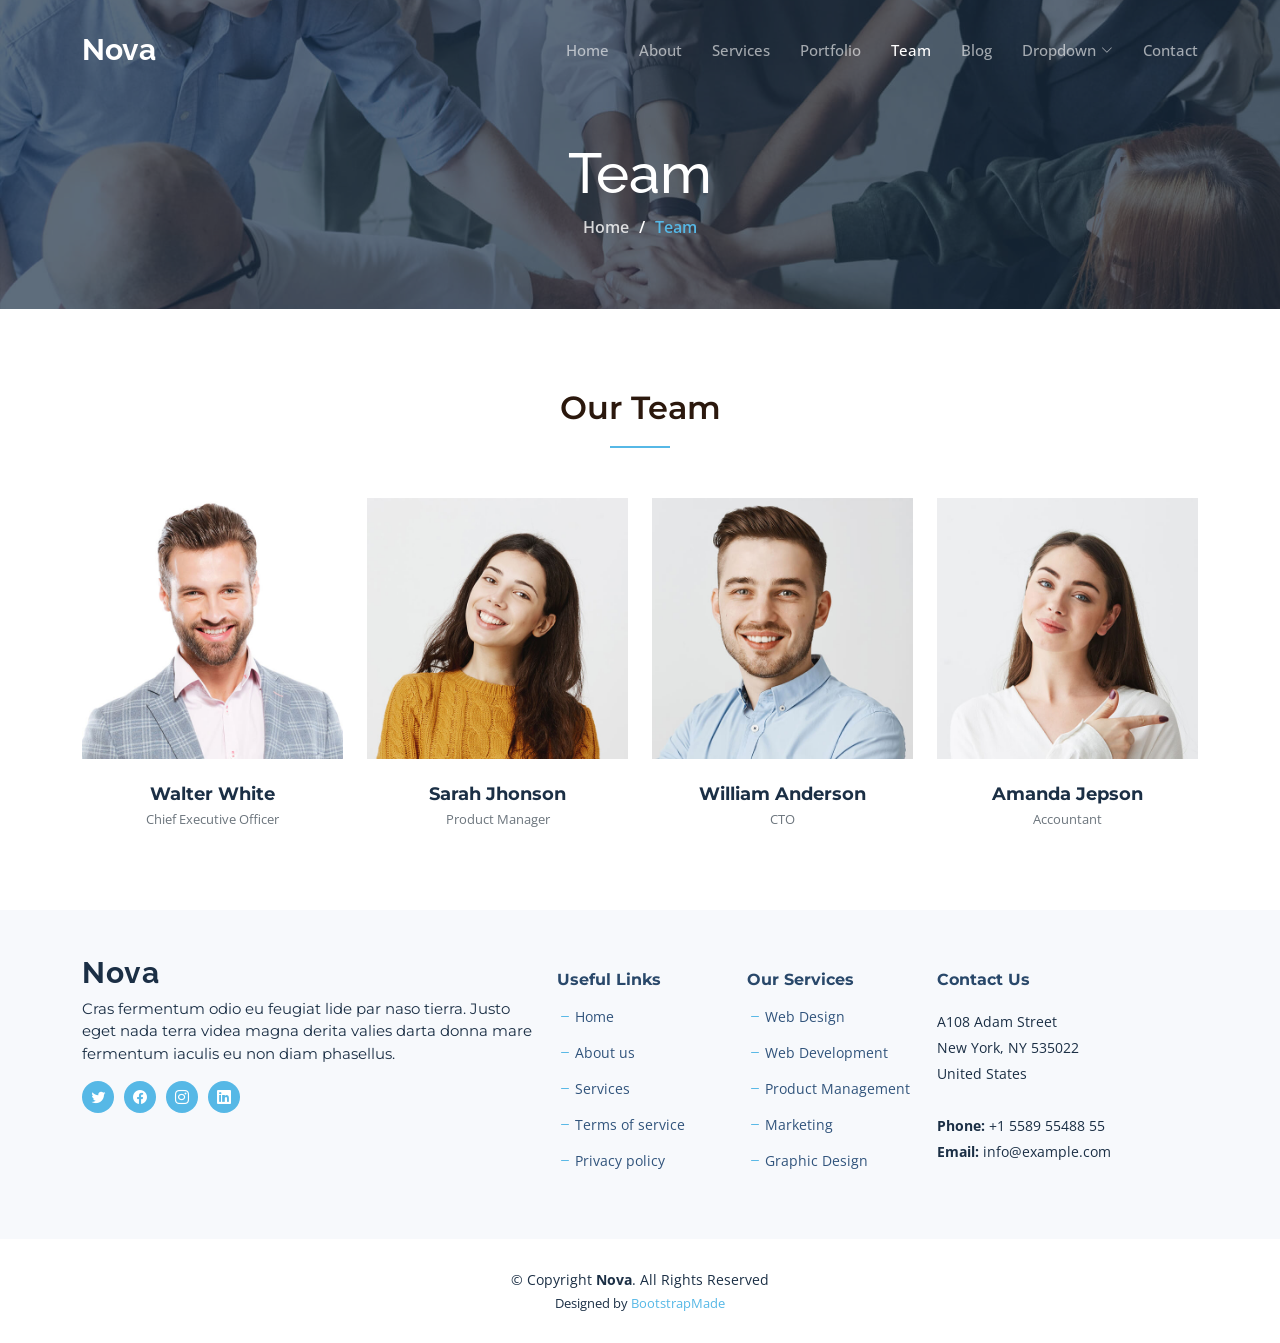
<file: team.html>
<!DOCTYPE html>
<html lang="en">

<head>
  <meta charset="utf-8">
  <meta content="width=device-width, initial-scale=1.0" name="viewport">

  <title>Nova Bootstrap Template - Team</title>
  <meta content="" name="description">
  <meta content="" name="keywords">

  <!-- Favicons -->
  <link href="assets/img/favicon.png" rel="icon">
  <link href="assets/img/apple-touch-icon.png" rel="apple-touch-icon">

  <!-- Google Fonts -->
  <link rel="preconnect" href="https://fonts.googleapis.com">
  <link rel="preconnect" href="https://fonts.gstatic.com" crossorigin>
  <link href="https://fonts.googleapis.com/css2?family=Open+Sans:ital,wght@0,300;0,400;0,500;0,600;0,700;1,300;1,400;1,600;1,700&family=Montserrat:ital,wght@0,300;0,400;0,500;0,600;0,700;1,300;1,400;1,500;1,600;1,700&family=Raleway:ital,wght@0,300;0,400;0,500;0,600;0,700;1,300;1,400;1,500;1,600;1,700&display=swap" rel="stylesheet">

  <!-- Vendor CSS Files -->
  <link href="assets/vendor/bootstrap/css/bootstrap.min.css" rel="stylesheet">
  <link href="assets/vendor/bootstrap-icons/bootstrap-icons.css" rel="stylesheet">
  <link href="assets/vendor/aos/aos.css" rel="stylesheet">
  <link href="assets/vendor/glightbox/css/glightbox.min.css" rel="stylesheet">
  <link href="assets/vendor/swiper/swiper-bundle.min.css" rel="stylesheet">
  <link href="assets/vendor/remixicon/remixicon.css" rel="stylesheet">

  <!-- Template Main CSS File -->
  <link href="assets/css/main.css" rel="stylesheet">

  <!-- =======================================================
  * Template Name: Nova
  * Updated: Aug 30 2023 with Bootstrap v5.3.1
  * Template URL: https://bootstrapmade.com/nova-bootstrap-business-template/
  * Author: BootstrapMade.com
  * License: https://bootstrapmade.com/license/
  ======================================================== -->
</head>

<body class="page-team">

  <!-- ======= Header ======= -->
  <header id="header" class="header d-flex align-items-center fixed-top">
    <div class="container-fluid container-xl d-flex align-items-center justify-content-between">

      <a href="index.html" class="logo d-flex align-items-center">
        <!-- Uncomment the line below if you also wish to use an image logo -->
        <!-- <img src="assets/img/logo.png" alt=""> -->
        <h1 class="d-flex align-items-center">Nova</h1>
      </a>

      <i class="mobile-nav-toggle mobile-nav-show bi bi-list"></i>
      <i class="mobile-nav-toggle mobile-nav-hide d-none bi bi-x"></i>

      <nav id="navbar" class="navbar">
        <ul>
          <li><a href="index.html">Home</a></li>
          <li><a href="about.html">About</a></li>
          <li><a href="services.html">Services</a></li>
          <li><a href="portfolio.html">Portfolio</a></li>
          <li><a href="team.html" class="active">Team</a></li>
          <li><a href="blog.html">Blog</a></li>
          <li class="dropdown"><a href="#"><span>Dropdown</span> <i class="bi bi-chevron-down dropdown-indicator"></i></a>
            <ul>
              <li><a href="#">Dropdown 1</a></li>
              <li class="dropdown"><a href="#"><span>Deep Dropdown</span> <i class="bi bi-chevron-down dropdown-indicator"></i></a>
                <ul>
                  <li><a href="#">Deep Dropdown 1</a></li>
                  <li><a href="#">Deep Dropdown 2</a></li>
                  <li><a href="#">Deep Dropdown 3</a></li>
                  <li><a href="#">Deep Dropdown 4</a></li>
                  <li><a href="#">Deep Dropdown 5</a></li>
                </ul>
              </li>
              <li><a href="#">Dropdown 2</a></li>
              <li><a href="#">Dropdown 3</a></li>
              <li><a href="#">Dropdown 4</a></li>
            </ul>
          </li>
          <li><a href="contact.html">Contact</a></li>
        </ul>
      </nav><!-- .navbar -->

    </div>
  </header><!-- End Header -->

  <main id="main">

    <!-- ======= Breadcrumbs ======= -->
    <div class="breadcrumbs d-flex align-items-center" style="background-image: url('assets/img/team-header.jpg');">
      <div class="container position-relative d-flex flex-column align-items-center">

        <h2>Team</h2>
        <ol>
          <li><a href="index.html">Home</a></li>
          <li>Team</li>
        </ol>

      </div>
    </div><!-- End Breadcrumbs -->

    <!-- ======= Team Section ======= -->
    <section id="team" class="team">
      <div class="container" data-aos="fade-up">

        <div class="section-header">
          <h2>Our Team</h2>

        </div>

        <div class="row gy-4">

          <div class="col-lg-3 col-md-6" data-aos="fade-up" data-aos-delay="100">
            <div class="team-member">
              <div class="member-img">
                <img src="assets/img/team/team-1.jpg" class="img-fluid" alt="">
                <div class="social">
                  <a href=""><i class="bi bi-twitter"></i></a>
                  <a href=""><i class="bi bi-facebook"></i></a>
                  <a href=""><i class="bi bi-instagram"></i></a>
                  <a href=""><i class="bi bi-linkedin"></i></a>
                </div>
              </div>
              <div class="member-info">
                <h4>Walter White</h4>
                <span>Chief Executive Officer</span>
              </div>
            </div>
          </div><!-- End Team Member -->

          <div class="col-lg-3 col-md-6" data-aos="fade-up" data-aos-delay="200">
            <div class="team-member">
              <div class="member-img">
                <img src="assets/img/team/team-2.jpg" class="img-fluid" alt="">
                <div class="social">
                  <a href=""><i class="bi bi-twitter"></i></a>
                  <a href=""><i class="bi bi-facebook"></i></a>
                  <a href=""><i class="bi bi-instagram"></i></a>
                  <a href=""><i class="bi bi-linkedin"></i></a>
                </div>
              </div>
              <div class="member-info">
                <h4>Sarah Jhonson</h4>
                <span>Product Manager</span>
              </div>
            </div>
          </div><!-- End Team Member -->

          <div class="col-lg-3 col-md-6" data-aos="fade-up" data-aos-delay="300">
            <div class="team-member">
              <div class="member-img">
                <img src="assets/img/team/team-3.jpg" class="img-fluid" alt="">
                <div class="social">
                  <a href=""><i class="bi bi-twitter"></i></a>
                  <a href=""><i class="bi bi-facebook"></i></a>
                  <a href=""><i class="bi bi-instagram"></i></a>
                  <a href=""><i class="bi bi-linkedin"></i></a>
                </div>
              </div>
              <div class="member-info">
                <h4>William Anderson</h4>
                <span>CTO</span>
              </div>
            </div>
          </div><!-- End Team Member -->

          <div class="col-lg-3 col-md-6" data-aos="fade-up" data-aos-delay="400">
            <div class="team-member">
              <div class="member-img">
                <img src="assets/img/team/team-4.jpg" class="img-fluid" alt="">
                <div class="social">
                  <a href=""><i class="bi bi-twitter"></i></a>
                  <a href=""><i class="bi bi-facebook"></i></a>
                  <a href=""><i class="bi bi-instagram"></i></a>
                  <a href=""><i class="bi bi-linkedin"></i></a>
                </div>
              </div>
              <div class="member-info">
                <h4>Amanda Jepson</h4>
                <span>Accountant</span>
              </div>
            </div>
          </div><!-- End Team Member -->

        </div>

      </div>
    </section><!-- End Team Section -->

  </main><!-- End #main -->

  <!-- ======= Footer ======= -->
  <footer id="footer" class="footer">

    <div class="footer-content">
      <div class="container">
        <div class="row gy-4">
          <div class="col-lg-5 col-md-12 footer-info">
            <a href="index.html" class="logo d-flex align-items-center">
              <span>Nova</span>
            </a>
            <p>Cras fermentum odio eu feugiat lide par naso tierra. Justo eget nada terra videa magna derita valies darta donna mare fermentum iaculis eu non diam phasellus.</p>
            <div class="social-links d-flex  mt-3">
              <a href="#" class="twitter"><i class="bi bi-twitter"></i></a>
              <a href="#" class="facebook"><i class="bi bi-facebook"></i></a>
              <a href="#" class="instagram"><i class="bi bi-instagram"></i></a>
              <a href="#" class="linkedin"><i class="bi bi-linkedin"></i></a>
            </div>
          </div>

          <div class="col-lg-2 col-6 footer-links">
            <h4>Useful Links</h4>
            <ul>
              <li><i class="bi bi-dash"></i> <a href="#">Home</a></li>
              <li><i class="bi bi-dash"></i> <a href="#">About us</a></li>
              <li><i class="bi bi-dash"></i> <a href="#">Services</a></li>
              <li><i class="bi bi-dash"></i> <a href="#">Terms of service</a></li>
              <li><i class="bi bi-dash"></i> <a href="#">Privacy policy</a></li>
            </ul>
          </div>

          <div class="col-lg-2 col-6 footer-links">
            <h4>Our Services</h4>
            <ul>
              <li><i class="bi bi-dash"></i> <a href="#">Web Design</a></li>
              <li><i class="bi bi-dash"></i> <a href="#">Web Development</a></li>
              <li><i class="bi bi-dash"></i> <a href="#">Product Management</a></li>
              <li><i class="bi bi-dash"></i> <a href="#">Marketing</a></li>
              <li><i class="bi bi-dash"></i> <a href="#">Graphic Design</a></li>
            </ul>
          </div>

          <div class="col-lg-3 col-md-12 footer-contact text-center text-md-start">
            <h4>Contact Us</h4>
            <p>
              A108 Adam Street <br>
              New York, NY 535022<br>
              United States <br><br>
              <strong>Phone:</strong> +1 5589 55488 55<br>
              <strong>Email:</strong> info@example.com<br>
            </p>

          </div>

        </div>
      </div>
    </div>

    <div class="footer-legal">
      <div class="container">
        <div class="copyright">
          &copy; Copyright <strong><span>Nova</span></strong>. All Rights Reserved
        </div>
        <div class="credits">
          <!-- All the links in the footer should remain intact. -->
          <!-- You can delete the links only if you purchased the pro version. -->
          <!-- Licensing information: https://bootstrapmade.com/license/ -->
          <!-- Purchase the pro version with working PHP/AJAX contact form: https://bootstrapmade.com/nova-bootstrap-business-template/ -->
          Designed by <a href="https://bootstrapmade.com/">BootstrapMade</a>
        </div>
      </div>
    </div>
  </footer><!-- End Footer --><!-- End Footer -->

  <a href="#" class="scroll-top d-flex align-items-center justify-content-center"><i class="bi bi-arrow-up-short"></i></a>

  <div id="preloader"></div>

  <!-- Vendor JS Files -->
  <script src="assets/vendor/bootstrap/js/bootstrap.bundle.min.js"></script>
  <script src="assets/vendor/aos/aos.js"></script>
  <script src="assets/vendor/glightbox/js/glightbox.min.js"></script>
  <script src="assets/vendor/swiper/swiper-bundle.min.js"></script>
  <script src="assets/vendor/isotope-layout/isotope.pkgd.min.js"></script>
  <script src="assets/vendor/php-email-form/validate.js"></script>

  <!-- Template Main JS File -->
  <script src="assets/js/main.js"></script>

</body>

</html>
</file>
<file: assets/css/main.css>
/**
* Template Name: Nova
* Updated: Aug 30 2023 with Bootstrap v5.3.1
* Template URL: https://bootstrapmade.com/nova-bootstrap-business-template/
* Author: BootstrapMade.com
* License: https://bootstrapmade.com/license/
*/

/*--------------------------------------------------------------
# Set main reusable colors and fonts using CSS variables
# Learn more about CSS variables at https://developer.mozilla.org/en-US/docs/Web/CSS/Using_CSS_custom_properties
--------------------------------------------------------------*/
/* Fonts */
:root {
  --font-default: "Open Sans", system-ui, -apple-system, "Segoe UI", Roboto, "Helvetica Neue", Arial, "Noto Sans", "Liberation Sans", sans-serif, "Apple Color Emoji", "Segoe UI Emoji", "Segoe UI Symbol", "Noto Color Emoji";
  --font-primary: "Montserrat", sans-serif;
  --font-secondary: "Raleway", sans-serif;
}

/* Colors */
:root {
  --color-default: #2b180d;
  --color-primary: #56b8e6;
  --color-secondary: #1b2f45;
}

/* Smooth scroll behavior */
:root {
  scroll-behavior: smooth;
}

/*--------------------------------------------------------------
# General
--------------------------------------------------------------*/
body {
  font-family: var(--font-default);
  color: var(--color-default);
}

a {
  color: var(--color-primary);
  text-decoration: none;
  transition: 0.3s;
}

a:hover {
  color: #82cbed;
  text-decoration: none;
}

h1,
h2,
h3,
h4,
h5,
h6 {
  font-family: var(--font-primary);
}

/*--------------------------------------------------------------
# Sections & Section Header
--------------------------------------------------------------*/
section {
  overflow: hidden;
  padding: 80px 0;
}

.section-header {
  text-align: center;
  padding-bottom: 30px;
}

.section-header h2 {
  font-size: 32px;
  font-weight: 600;
  margin-bottom: 20px;
  padding-bottom: 20px;
  position: relative;
}

.section-header h2:after {
  content: "";
  position: absolute;
  display: block;
  width: 60px;
  height: 2px;
  background: var(--color-primary);
  left: 0;
  right: 0;
  bottom: 0;
  margin: auto;
}

.section-header p {
  margin-bottom: 0;
}

/*--------------------------------------------------------------
# Breadcrumbs
--------------------------------------------------------------*/
.breadcrumbs {
  padding: 140px 0 60px 0;
  min-height: 30vh;
  position: relative;
  background-size: cover;
  background-position: center;
  background-repeat: no-repeat;
}

.breadcrumbs:before {
  content: "";
  background-color: rgba(27, 47, 69, 0.7);
  position: absolute;
  inset: 0;
}

.breadcrumbs h2 {
  font-size: 56px;
  font-weight: 500;
  color: #fff;
  font-family: var(--font-secondary);
}

.breadcrumbs ol {
  display: flex;
  flex-wrap: wrap;
  list-style: none;
  padding: 0 0 10px 0;
  margin: 0;
  font-size: 16px;
  font-weight: 600;
  color: var(--color-primary);
}

.breadcrumbs ol a {
  color: rgba(255, 255, 255, 0.8);
  transition: 0.3s;
}

.breadcrumbs ol a:hover {
  text-decoration: underline;
}

.breadcrumbs ol li+li {
  padding-left: 10px;
}

.breadcrumbs ol li+li::before {
  display: inline-block;
  padding-right: 10px;
  color: #fff;
  content: "/";
}

/*--------------------------------------------------------------
# Scroll top button
--------------------------------------------------------------*/
.scroll-top {
  position: fixed;
  visibility: hidden;
  opacity: 0;
  right: 15px;
  bottom: 15px;
  z-index: 99999;
  background: var(--color-primary);
  width: 40px;
  height: 40px;
  border-radius: 4px;
  transition: all 0.4s;
}

.scroll-top i {
  font-size: 24px;
  color: #fff;
  line-height: 0;
}

.scroll-top:hover {
  background: rgba(86, 184, 230, 0.8);
  color: #fff;
}

.scroll-top.active {
  visibility: visible;
  opacity: 1;
}

/*--------------------------------------------------------------
# Preloader
--------------------------------------------------------------*/
#preloader {
  position: fixed;
  inset: 0;
  z-index: 9999;
  overflow: hidden;
  background: #fff;
  transition: all 0.6s ease-out;
}

#preloader:before {
  content: "";
  position: fixed;
  top: calc(50% - 30px);
  left: calc(50% - 30px);
  border: 6px solid var(--color-primary);
  border-top-color: #fff;
  border-radius: 50%;
  width: 60px;
  height: 60px;
  animation: animate-preloader 1s linear infinite;
}

@keyframes animate-preloader {
  0% {
    transform: rotate(0deg);
  }

  100% {
    transform: rotate(360deg);
  }
}

/*--------------------------------------------------------------
# Disable aos animation delay on mobile devices
--------------------------------------------------------------*/
@media screen and (max-width: 768px) {
  [data-aos-delay] {
    transition-delay: 0 !important;
  }
}

/*--------------------------------------------------------------
# Header
--------------------------------------------------------------*/
.header {
  transition: all 0.5s;
  z-index: 997;
  padding: 24px 0;
}

@media (max-width: 1200px) {
  .header {
    padding: 12px 0;
  }
}

.header.sticked {
  background: rgba(27, 47, 69, 0.9);
  padding: 12px 0;
}

.header .logo img {
  max-height: 40px;
  margin-right: 6px;
}

.header .logo h1 {
  font-size: 30px;
  font-weight: 700;
  color: #fff;
  font-family: var(--font-secondary);
  margin: 0;
}

/*--------------------------------------------------------------
# Desktop Navigation
--------------------------------------------------------------*/
@media (min-width: 1280px) {
  .navbar {
    padding: 0;
  }

  .navbar ul {
    margin: 0;
    padding: 0;
    display: flex;
    list-style: none;
    align-items: center;
  }

  .navbar li {
    position: relative;
  }

  .navbar a,
  .navbar a:focus {
    display: flex;
    align-items: center;
    justify-content: space-between;
    padding: 15px 0 15px 30px;
    font-family: var(--font-default);
    font-size: 15px;
    font-weight: 500;
    color: rgba(255, 255, 255, 0.6);
    white-space: nowrap;
    transition: 0.3s;
  }

  .navbar a i,
  .navbar a:focus i {
    font-size: 12px;
    line-height: 0;
    margin-left: 5px;
  }

  .navbar a:hover,
  .navbar .active,
  .navbar .active:focus,
  .navbar li:hover>a {
    color: #fff;
  }

  .navbar .dropdown ul {
    display: block;
    position: absolute;
    left: 14px;
    top: calc(100% + 30px);
    margin: 0;
    padding: 10px 0;
    z-index: 99;
    opacity: 0;
    visibility: hidden;
    background: #fff;
    box-shadow: 0px 0px 30px rgba(127, 137, 161, 0.25);
    transition: 0.2s;
  }

  .navbar .dropdown ul li {
    min-width: 200px;
  }

  .navbar .dropdown ul a {
    padding: 10px 20px;
    font-size: 15px;
    text-transform: none;
    color: var(--color-secondary);
  }

  .navbar .dropdown ul a i {
    font-size: 12px;
  }

  .navbar .dropdown ul a:hover,
  .navbar .dropdown ul .active:hover,
  .navbar .dropdown ul li:hover>a {
    color: var(--color-primary);
  }

  .navbar .dropdown:hover>ul {
    opacity: 1;
    top: 100%;
    visibility: visible;
  }

  .navbar .dropdown .dropdown ul {
    top: 0;
    left: calc(100% - 30px);
    visibility: hidden;
  }

  .navbar .dropdown .dropdown:hover>ul {
    opacity: 1;
    top: 0;
    left: 100%;
    visibility: visible;
  }
}

@media (min-width: 1280px) and (max-width: 1366px) {
  .navbar .dropdown .dropdown ul {
    left: -90%;
  }

  .navbar .dropdown .dropdown:hover>ul {
    left: -100%;
  }
}

@media (min-width: 1280px) {

  .mobile-nav-show,
  .mobile-nav-hide {
    display: none;
  }
}

/*--------------------------------------------------------------
# Mobile Navigation
--------------------------------------------------------------*/
@media (max-width: 1279px) {
  .navbar {
    position: fixed;
    top: 0;
    right: -100%;
    width: 100%;
    max-width: 400px;
    bottom: 0;
    transition: 0.3s;
    z-index: 9997;
  }

  .navbar ul {
    position: absolute;
    inset: 0;
    padding: 50px 0 10px 0;
    margin: 0;
    background: rgba(27, 47, 69, 0.9);
    overflow-y: auto;
    transition: 0.3s;
    z-index: 9998;
  }

  .navbar a,
  .navbar a:focus {
    display: flex;
    align-items: center;
    justify-content: space-between;
    padding: 10px 20px;
    font-family: var(--font-default);
    font-size: 15px;
    font-weight: 600;
    color: rgba(255, 255, 255, 0.7);
    white-space: nowrap;
    transition: 0.3s;
  }

  .navbar a i,
  .navbar a:focus i {
    font-size: 12px;
    line-height: 0;
    margin-left: 5px;
  }

  .navbar a:hover,
  .navbar .active,
  .navbar .active:focus,
  .navbar li:hover>a {
    color: #fff;
  }

  .navbar .dropdown ul,
  .navbar .dropdown .dropdown ul {
    position: static;
    display: none;
    padding: 10px 0;
    margin: 10px 20px;
    background-color: rgba(20, 35, 51, 0.6);
  }

  .navbar .dropdown>.dropdown-active,
  .navbar .dropdown .dropdown>.dropdown-active {
    display: block;
  }

  .mobile-nav-show {
    color: rgba(255, 255, 255, 0.9);
    font-size: 28px;
    cursor: pointer;
    line-height: 0;
    transition: 0.5s;
  }

  .mobile-nav-hide {
    color: rgba(255, 255, 255, 0.9);
    font-size: 32px;
    cursor: pointer;
    line-height: 0;
    transition: 0.5s;
    position: fixed;
    right: 15px;
    top: 15px;
    z-index: 9999;
  }

  .mobile-nav-active {
    overflow: hidden;
  }

  .mobile-nav-active .navbar {
    right: 0;
  }

  .mobile-nav-active .navbar:before {
    content: "";
    position: fixed;
    inset: 0;
    background: rgba(27, 47, 69, 0.7);
    z-index: 9996;
  }
}

/*--------------------------------------------------------------
# Hero Section
--------------------------------------------------------------*/
.hero {
  width: 100%;
  min-height: 100vh;
  background: url("../img/hero-bg.jpg") top center;
  background-size: cover;
  position: relative;
  padding: 120px 0;
  z-index: 3;
}

@media (min-width: 1034px) {
  .hero:after {
    position: absolute;
    content: "";
    width: 40%;
    background: var(--color-secondary);
    top: 0;
    bottom: 0;
  }
}

.hero:before {
  position: absolute;
  content: "";
  background: rgba(27, 47, 69, 0.6);
  inset: 0;
}

@media (max-width: 1034px) {
  .hero:before {
    background: rgba(27, 47, 69, 0.7);
  }
}

.hero .container {
  z-index: 1;
}

@media (min-width: 1365px) {
  .hero {
    background-attachment: fixed;
  }
}

.hero h2 {
  margin: 0;
  font-size: 48px;
  font-weight: 700;
  line-height: 1.2;
  color: #fff;
  font-family: var(--font-secondary);
}

.hero blockquote {
  color: #fff;
  padding-left: 20px;
  font-size: 15px;
  font-family: var(--font-default);
  border-left: 2px solid var(--color-primary);
  margin: 40px 0;
}

.hero .btn-get-started {
  font-family: var(--font-secondary);
  font-weight: 500;
  font-size: 15px;
  letter-spacing: 1px;
  display: inline-block;
  padding: 12px 30px;
  border-radius: 50px;
  transition: 0.5s;
  color: #fff;
  background: var(--color-primary);
}

.hero .btn-get-started:hover {
  background: rgba(86, 184, 230, 0.8);
}

.hero .btn-watch-video {
  font-size: 16px;
  transition: 0.5s;
  margin-left: 25px;
  color: rgba(255, 255, 255, 0.7);
  font-weight: 600;
}

.hero .btn-watch-video i {
  color: var(--color-primary);
  font-size: 32px;
  transition: 0.3s;
  line-height: 0;
  margin-right: 8px;
}

.hero .btn-watch-video:hover {
  color: #fff;
}

.hero .btn-watch-video:hover i {
  color: #82cbed;
}

@media (max-width: 640px) {
  .hero h2 {
    font-size: 36px;
    line-height: 1;
  }

  .hero .btn-get-started,
  .hero .btn-watch-video {
    font-size: 13px;
  }
}

/*--------------------------------------------------------------
# Why Choose Us Section
--------------------------------------------------------------*/
.why-us {
  padding-bottom: 0;
}

.why-us .img-bg {
  min-height: 500px;
  background-size: cover;
}

.why-us .slides {
  background-color: #f7f9fc;
}

.why-us h3 {
  font-size: 24px;
  font-weight: 700;
  color: var(--color-secondary);
}

.why-us h4 {
  font-size: 18px;
  font-weight: 400;
  color: #29486a;
  font-family: var(--font-secondary);
}

.why-us .swiper {
  margin: 140px 140px 120px 140px;
  overflow: hidden;
}

.why-us .swiper-button-prev:after,
.why-us .swiper-button-next:after {
  font-size: 24px;
  color: var(--color-secondary);
}

.why-us .swiper-button-prev {
  left: 80px;
}

.why-us .swiper-button-next {
  right: 80px;
}

.why-us .swiper-pagination {
  margin-top: 30px;
  position: relative;
}

.why-us .swiper-pagination .swiper-pagination-bullet {
  background-color: var(--color-secondary);
}

.why-us .swiper-pagination .swiper-pagination-bullet-active {
  background-color: var(--color-primary);
}

@media (max-width: 1200px) {
  .why-us .swiper {
    margin: 60px 60px 40px 60px;
  }

  .why-us .swiper-button-prev,
  .why-us .swiper-button-next {
    display: none;
  }
}

@media (max-width: 575px) {
  .why-us .swiper {
    margin: 40px 40px 20px 40px;
  }
}

.page-about .why-us {
  padding: 0 0 80px 0;
}

/*--------------------------------------------------------------
# About Section
--------------------------------------------------------------*/
.about .content h3 {
  font-weight: 700;
  font-size: 36px;
  font-family: var(--font-secondary);
  color: var(--color-secondary);
}

.about .content p {
  margin: 30px 0;
  color: #29486a;
}

.about .content ul {
  list-style: none;
  padding: 0;
}

.about .content ul li {
  padding: 0 0 15px 26px;
  position: relative;
  font-size: 15px;
  font-weight: 600;
}

.about .content ul i {
  position: absolute;
  font-size: 20px;
  left: 0;
  top: -3px;
  color: var(--color-primary);
}

/*--------------------------------------------------------------
# Services List Section
--------------------------------------------------------------*/
.services-list .service-item {
  position: relative;
}

.services-list .service-item .icon i {
  font-size: 32px;
  line-height: 0;
  margin-right: 20px;
  color: #38618e;
}

.services-list .service-item .title {
  font-weight: 700;
  margin-bottom: 5px;
  font-size: 18px;
}

.services-list .service-item .title a {
  color: var(--color-secondary);
}

.services-list .service-item .title a:hover {
  color: #38618e;
}

.services-list .service-item .description {
  line-height: 24px;
  font-size: 14px;
}

/*--------------------------------------------------------------
# Call To Action Section
--------------------------------------------------------------*/
.call-to-action {
  background: linear-gradient(rgba(27, 47, 69, 0.8), rgba(27, 47, 69, 0.8)), url("../img/cta-bg.jpg") center center;
  background-size: cover;
  padding: 100px 0;
}

@media (min-width: 1365px) {
  .call-to-action {
    background-attachment: fixed;
  }
}

.call-to-action h3 {
  color: #fff;
  font-size: 28px;
  margin-bottom: 25px;
  font-weight: 700;
}

.call-to-action p {
  color: #fff;
  margin-bottom: 25px;
}

.call-to-action .cta-btn {
  font-family: var(--font-default);
  font-weight: 500;
  font-size: 16px;
  letter-spacing: 1px;
  display: inline-block;
  padding: 12px 40px;
  border-radius: 50px;
  transition: 0.5s;
  margin: 10px;
  color: #fff;
  background: #2aa5df;
}

.call-to-action .cta-btn:hover {
  background: var(--color-primary);
}

/*--------------------------------------------------------------
# Features Section
--------------------------------------------------------------*/
.features {
  padding-bottom: 0;
}

.features h3 {
  color: var(--color-secondary);
  font-size: 32px;
  font-weight: 700;
  margin-bottom: 30px;
}

.features .icon-list i {
  margin-right: 10px;
  font-size: 24px;
  line-height: 1.2;
}

.features .icon-list span {
  font-size: 18px;
  color: #29486a;
}

.features .phone-wrap {
  position: absolute;
  right: 0;
}

@media (max-width: 768px) {
  .features .phone-wrap {
    position: relative;
  }
}

.features .phone-wrap img {
  width: 340px;
}

@media (max-width: 992px) {
  .features .phone-wrap img {
    margin-top: 30px;
  }
}

@media (max-width: 768px) {
  .features .phone-wrap img {
    width: 100%;
  }
}

.features .details {
  margin-top: 80px;
  padding: 120px 0;
  background-color: #f7f9fc;
}

.features .details h4 {
  color: var(--color-secondary);
  font-size: 32px;
  font-weight: 700;
  margin-bottom: 20px;
}

.features .details p {
  margin-bottom: 20px;
  font-size: 15px;
}

.features .details .btn-get-started {
  font-family: var(--font-primary);
  display: inline-block;
  font-weight: 500;
  font-size: 15px;
  letter-spacing: 1px;
  padding: 10px 32px;
  border-radius: 50px;
  transition: 0.5s;
  background-color: var(--color-primary);
  color: #fff;
}

.features .details .btn-get-started:hover {
  background: #2aa5df;
}

/*--------------------------------------------------------------
# Recent Blog Posts Section
--------------------------------------------------------------*/
.recent-posts .post-box {
  transition: 0.3s;
  height: 100%;
  overflow: hidden;
  position: relative;
  display: flex;
  flex-direction: column;
}

.recent-posts .post-box .post-img {
  overflow: hidden;
  position: relative;
}

.recent-posts .post-box .post-img img {
  transition: 0.5s;
}

.recent-posts .post-box .meta {
  margin-top: 15px;
}

.recent-posts .post-box .meta .post-date {
  font-size: 15px;
  font-weight: 400;
  color: var(--color-primary);
}

.recent-posts .post-box .meta .post-author {
  font-size: 15px;
  font-weight: 400;
  color: var(--color-secondary);
}

.recent-posts .post-box .post-title {
  font-size: 18px;
  color: var(--color-secondary);
  font-weight: 700;
  margin: 15px 0 0 0;
  position: relative;
  transition: 0.3s;
}

.recent-posts .post-box p {
  margin: 15px 0 0 0;
  color: rgba(27, 47, 69, 0.7);
}

.recent-posts .post-box .readmore {
  display: flex;
  align-items: center;
  font-weight: 600;
  line-height: 1;
  transition: 0.3s;
  margin-top: 15px;
}

.recent-posts .post-box .readmore i {
  line-height: 0;
  margin-left: 4px;
  font-size: 18px;
}

.recent-posts .post-box:hover .post-title {
  color: var(--color-primary);
}

.recent-posts .post-box:hover .post-img img {
  transform: scale(1.1);
}

/*--------------------------------------------------------------
# Team Section
--------------------------------------------------------------*/
.team .team-member {
  overflow: hidden;
  background: #fff;
}

.team .team-member .member-img {
  position: relative;
  overflow: hidden;
}

.team .team-member .social {
  position: absolute;
  left: 0;
  bottom: 0;
  right: 0;
  height: 40px;
  opacity: 0;
  transition: ease-in-out 0.3s;
  background: rgba(255, 255, 255, 0.85);
  display: flex;
  align-items: center;
  justify-content: center;
}

.team .team-member .social a {
  transition: color 0.3s;
  color: #31547c;
  margin: 0 10px;
  display: inline-flex;
  align-items: center;
  justify-content: center;
}

.team .team-member .social a i {
  line-height: 0;
}

.team .team-member .social a:hover {
  color: var(--color-primary);
}

.team .team-member .social i {
  font-size: 18px;
  margin: 0 2px;
}

.team .team-member .member-info {
  padding: 25px 15px 0 15px;
  text-align: center;
}

.team .team-member .member-info h4 {
  font-weight: 700;
  margin-bottom: 5px;
  font-size: 18px;
  color: var(--color-secondary);
}

.team .team-member .member-info span {
  display: block;
  font-size: 13px;
  font-weight: 400;
  color: #6c757d;
}

.team .team-member .member-info p {
  font-style: italic;
  font-size: 14px;
  line-height: 26px;
  color: #6c757d;
}

.team .team-member:hover .social {
  opacity: 1;
}

/*--------------------------------------------------------------
# Services Cards Section
--------------------------------------------------------------*/
.services-cards {
  background: #f7f9fc;
}

.services-cards .card-item {
  border: 1px solid rgba(27, 47, 69, 0.1);
  background: #fff;
  position: relative;
  border-radius: 0;
}

.services-cards .card-item .card-bg {
  min-height: 300px;
  background-size: cover;
  background-repeat: no-repeat;
}

.services-cards .card-item .card-body {
  padding: 30px;
}

.services-cards .card-item h4 {
  font-weight: 700;
  font-size: 20px;
  margin-bottom: 15px;
  color: var(--color-secondary);
}

.services-cards .card-item p {
  color: var(--color-secondary);
  margin: 0;
}

/*--------------------------------------------------------------
# Testimonials Section
--------------------------------------------------------------*/
.testimonials .testimonial-item {
  box-sizing: content-box;
  padding: 30px;
  margin: 40px 30px;
  box-shadow: 0px 0 20px rgba(27, 47, 69, 0.1);
  background: #fff;
  min-height: 320px;
  display: flex;
  flex-direction: column;
  text-align: center;
  transition: 0.3s;
}

.testimonials .testimonial-item .stars {
  margin-bottom: 15px;
}

.testimonials .testimonial-item .stars i {
  color: #ffc107;
  margin: 0 1px;
}

.testimonials .testimonial-item .testimonial-img {
  width: 90px;
  border-radius: 50%;
  border: 4px solid #fff;
  margin: 0 auto;
}

.testimonials .testimonial-item h3 {
  font-size: 18px;
  font-weight: bold;
  margin: 10px 0 5px 0;
  color: #111;
}

.testimonials .testimonial-item h4 {
  font-size: 14px;
  color: #999;
  margin: 0;
}

.testimonials .testimonial-item p {
  font-style: italic;
  margin: 0 auto 15px auto;
}

.testimonials .swiper-pagination {
  margin-top: 20px;
  position: relative;
}

.testimonials .swiper-pagination .swiper-pagination-bullet {
  width: 10px;
  height: 10px;
  background-color: #e8eff6;
  opacity: 1;
}

.testimonials .swiper-pagination .swiper-pagination-bullet-active {
  background-color: var(--color-primary);
}

.testimonials .swiper-slide {
  opacity: 0.3;
}

@media (max-width: 1199px) {
  .testimonials .swiper-slide-active {
    opacity: 1;
  }

  .testimonials .swiper-pagination {
    margin-top: 0;
  }

  .testimonials .testimonial-item {
    margin: 40px 20px;
  }
}

@media (min-width: 1200px) {
  .testimonials .swiper-slide-next {
    opacity: 1;
    transform: scale(1.12);
  }
}

/*--------------------------------------------------------------
# Portfolio Section
--------------------------------------------------------------*/
.portfolio .portfolio-flters {
  padding: 0;
  margin: 0 auto 30px auto;
  list-style: none;
  text-align: center;
}

.portfolio .portfolio-flters li {
  color: var(--color-secondary);
  cursor: pointer;
  display: inline-block;
  padding: 0;
  font-size: 18px;
  font-weight: 400;
  margin: 0 10px;
  line-height: 1;
  margin-bottom: 5px;
  transition: all 0.3s ease-in-out;
}

.portfolio .portfolio-flters li:hover,
.portfolio .portfolio-flters li.filter-active {
  color: var(--color-primary);
}

.portfolio .portfolio-flters li:first-child {
  margin-left: 0;
}

.portfolio .portfolio-flters li:last-child {
  margin-right: 0;
}

@media (max-width: 575px) {
  .portfolio .portfolio-flters li {
    font-size: 14px;
    margin: 0 5px;
  }
}

.portfolio .portfolio-item {
  position: relative;
}

.portfolio .portfolio-item .portfolio-info {
  opacity: 0;
  position: absolute;
  left: 30px;
  right: 30px;
  bottom: 0;
  z-index: 3;
  transition: all ease-in-out 0.3s;
  background: rgba(255, 255, 255, 0.9);
  padding: 15px;
}

.portfolio .portfolio-item .portfolio-info h4 {
  font-size: 18px;
  font-weight: 600;
  color: var(--color-default);
  padding-right: 50px;
}

.portfolio .portfolio-item .portfolio-info p {
  color: #6c757d;
  font-size: 14px;
  margin-bottom: 0;
  padding-right: 50px;
}

.portfolio .portfolio-item .portfolio-info .preview-link,
.portfolio .portfolio-item .portfolio-info .details-link {
  position: absolute;
  right: 50px;
  font-size: 24px;
  top: calc(50% - 14px);
  color: rgba(27, 47, 69, 0.7);
  transition: 0.3s;
  line-height: 0;
}

.portfolio .portfolio-item .portfolio-info .preview-link:hover,
.portfolio .portfolio-item .portfolio-info .details-link:hover {
  color: var(--color-primary);
}

.portfolio .portfolio-item .portfolio-info .details-link {
  right: 14px;
  font-size: 28px;
}

.portfolio .portfolio-item:hover .portfolio-info {
  opacity: 1;
  bottom: 20px;
}

/*--------------------------------------------------------------
# Portfolio Details
--------------------------------------------------------------*/
.portfolio-details .portfolio-details-slider img {
  width: 100%;
}

.portfolio-details .portfolio-details-slider .swiper-pagination {
  margin-top: 20px;
  position: relative;
}

.portfolio-details .portfolio-details-slider .swiper-pagination .swiper-pagination-bullet {
  width: 12px;
  height: 12px;
  background-color: #fff;
  opacity: 1;
  border: 1px solid var(--color-primary);
}

.portfolio-details .portfolio-details-slider .swiper-pagination .swiper-pagination-bullet-active {
  background-color: var(--color-primary);
}

.portfolio-details .portfolio-info {
  padding: 30px;
  box-shadow: 0px 0 30px rgba(27, 47, 69, 0.1);
}

.portfolio-details .portfolio-info h3 {
  font-size: 22px;
  font-weight: 700;
  margin-bottom: 20px;
  padding-bottom: 20px;
  border-bottom: 1px solid #d6e2ef;
}

.portfolio-details .portfolio-info ul {
  list-style: none;
  padding: 0;
  font-size: 15px;
}

.portfolio-details .portfolio-info ul li+li {
  margin-top: 10px;
}

.portfolio-details .portfolio-description {
  padding-top: 30px;
}

.portfolio-details .portfolio-description h2 {
  font-size: 26px;
  font-weight: 700;
  margin-bottom: 20px;
  color: var(--color-secondary);
}

.portfolio-details .portfolio-description p {
  padding: 0;
}

/*--------------------------------------------------------------
# Contact Section
--------------------------------------------------------------*/
.contact {
  background: url("../img/contact-bg.png") left top no-repeat;
  background-size: contain;
  position: relative;
}

@media (max-width: 640px) {
  .contact {
    background-position: center 50px;
  }
}

.contact:before {
  content: "";
  background: rgba(255, 255, 255, 0.7);
  position: absolute;
  bottom: 0;
  top: 0;
  left: 0;
  right: 0;
}

.contact .info-item+.info-item {
  margin-top: 40px;
}

.contact .info-item i {
  font-size: 20px;
  background: var(--color-primary);
  color: #fff;
  width: 44px;
  height: 44px;
  display: flex;
  justify-content: center;
  align-items: center;
  border-radius: 50px;
  transition: all 0.3s ease-in-out;
  margin-right: 15px;
}

.contact .info-item h4 {
  padding: 0;
  font-size: 20px;
  font-weight: 700;
  margin-bottom: 5px;
  color: #1c88ba;
}

.contact .info-item p {
  padding: 0;
  margin-bottom: 0;
  font-size: 14px;
}

.contact .php-email-form {
  width: 100%;
}

.contact .php-email-form .form-group {
  padding-bottom: 8px;
}

.contact .php-email-form .error-message {
  display: none;
  color: #fff;
  background: #df1529;
  text-align: left;
  padding: 15px;
  font-weight: 600;
}

.contact .php-email-form .error-message br+br {
  margin-top: 25px;
}

.contact .php-email-form .sent-message {
  display: none;
  color: #fff;
  background: #059652;
  text-align: center;
  padding: 15px;
  font-weight: 600;
}

.contact .php-email-form .loading {
  display: none;
  background: #fff;
  text-align: center;
  padding: 15px;
}

.contact .php-email-form .loading:before {
  content: "";
  display: inline-block;
  border-radius: 50%;
  width: 24px;
  height: 24px;
  margin: 0 10px -6px 0;
  border: 3px solid #059652;
  border-top-color: #fff;
  animation: animate-loading 1s linear infinite;
}

.contact .php-email-form input,
.contact .php-email-form textarea {
  border-radius: 0;
  box-shadow: none;
  font-size: 14px;
  padding: 12px 15px;
}

.contact .php-email-form input:focus,
.contact .php-email-form textarea:focus {
  border-color: var(--color-primary);
}

.contact .php-email-form textarea {
  padding: 10px 12px;
}

.contact .php-email-form button[type=submit] {
  background: #1f98d1;
  border: 0;
  padding: 12px 40px;
  color: #fff;
  transition: 0.4s;
}

.contact .php-email-form button[type=submit]:hover {
  background: var(--color-primary);
}

@keyframes animate-loading {
  0% {
    transform: rotate(0deg);
  }

  100% {
    transform: rotate(360deg);
  }
}

/*--------------------------------------------------------------
# Blog Stylings
--------------------------------------------------------------*/
/*--------------------------------------------------------------
# Blog Home Posts List
--------------------------------------------------------------*/
.blog .posts-list article {
  height: 100%;
  border-bottom: 1px solid #d6e2ef;
  padding-bottom: 30px;
}

.blog .posts-list article+article {
  margin-top: 60px;
}

.blog .posts-list .post-img {
  max-height: 240px;
  overflow: hidden;
}

.blog .posts-list .title {
  font-size: 20px;
  font-weight: 600;
  padding: 0;
  margin: 20px 0 0 0;
}

.blog .posts-list .title a {
  color: var(--color-secondary);
  transition: 0.3s;
}

.blog .posts-list .title a:hover {
  color: var(--color-primary);
}

.blog .posts-list .meta-top {
  margin-top: 20px;
  color: #467ab3;
}

.blog .posts-list .meta-top ul {
  display: flex;
  flex-wrap: wrap;
  list-style: none;
  align-items: center;
  padding: 0;
  margin: 0;
}

.blog .posts-list .meta-top ul li+li {
  padding-left: 20px;
}

.blog .posts-list .meta-top i {
  font-size: 16px;
  margin-right: 8px;
  line-height: 0;
  color: rgba(86, 184, 230, 0.8);
}

.blog .posts-list .meta-top a {
  color: #467ab3;
  font-size: 14px;
  display: inline-block;
  line-height: 1;
}

.blog .posts-list .content {
  margin-top: 20px;
}

.blog .posts-list .read-more a {
  display: inline-block;
  color: #1f98d1;
  transition: 0.3s;
  font-size: 15px;
  font-weight: 500;
}

.blog .posts-list .read-more a:hover {
  color: var(--color-primary);
}

/*--------------------------------------------------------------
# Blog Details Page
--------------------------------------------------------------*/
.blog .blog-details {
  box-shadow: 0 4px 16px rgba(0, 0, 0, 0.1);
  padding: 30px;
}

.blog .blog-details .post-img {
  margin: -30px -30px 20px -30px;
  overflow: hidden;
}

.blog .blog-details .title {
  font-size: 28px;
  font-weight: 700;
  padding: 0;
  margin: 20px 0 0 0;
  color: var(--color-secondary);
}

.blog .blog-details .content {
  margin-top: 20px;
}

.blog .blog-details .content h3 {
  font-size: 22px;
  margin-top: 30px;
  font-weight: bold;
}

.blog .blog-details .content blockquote {
  overflow: hidden;
  background-color: rgba(27, 47, 69, 0.06);
  padding: 60px;
  position: relative;
  text-align: center;
  margin: 20px 0;
}

.blog .blog-details .content blockquote p {
  color: var(--color-default);
  line-height: 1.6;
  margin-bottom: 0;
  font-style: italic;
  font-weight: 500;
  font-size: 22px;
}

.blog .blog-details .content blockquote:after {
  content: "";
  position: absolute;
  left: 0;
  top: 0;
  bottom: 0;
  width: 3px;
  background-color: var(--color-secondary);
  margin-top: 20px;
  margin-bottom: 20px;
}

.blog .blog-details .meta-top {
  margin-top: 20px;
  color: var(--color-gray);
}

.blog .blog-details .meta-top ul {
  display: flex;
  flex-wrap: wrap;
  list-style: none;
  align-items: center;
  padding: 0;
  margin: 0;
}

.blog .blog-details .meta-top ul li+li {
  padding-left: 20px;
}

.blog .blog-details .meta-top i {
  font-size: 16px;
  margin-right: 8px;
  line-height: 0;
  color: rgba(86, 184, 230, 0.8);
}

.blog .blog-details .meta-top a {
  color: var(--color-gray);
  font-size: 14px;
  display: inline-block;
  line-height: 1;
}

.blog .blog-details .meta-bottom {
  padding-top: 10px;
  border-top: 1px solid rgba(27, 47, 69, 0.15);
}

.blog .blog-details .meta-bottom i {
  color: #38618e;
  display: inline;
}

.blog .blog-details .meta-bottom a {
  color: rgba(27, 47, 69, 0.8);
  transition: 0.3s;
}

.blog .blog-details .meta-bottom a:hover {
  color: var(--color-primary);
}

.blog .blog-details .meta-bottom .cats {
  list-style: none;
  display: inline;
  padding: 0 20px 0 0;
  font-size: 14px;
}

.blog .blog-details .meta-bottom .cats li {
  display: inline-block;
}

.blog .blog-details .meta-bottom .tags {
  list-style: none;
  display: inline;
  padding: 0;
  font-size: 14px;
}

.blog .blog-details .meta-bottom .tags li {
  display: inline-block;
}

.blog .blog-details .meta-bottom .tags li+li::before {
  padding-right: 6px;
  color: var(--color-default);
  content: ",";
}

.blog .blog-details .meta-bottom .share {
  font-size: 16px;
}

.blog .blog-details .meta-bottom .share i {
  padding-left: 5px;
}

.blog .post-author {
  padding: 20px;
  margin-top: 30px;
  box-shadow: 0 4px 16px rgba(0, 0, 0, 0.1);
}

.blog .post-author img {
  max-width: 120px;
  margin-right: 20px;
}

.blog .post-author h4 {
  font-weight: 600;
  font-size: 22px;
  margin-bottom: 0px;
  padding: 0;
  color: var(--color-secondary);
}

.blog .post-author .social-links {
  margin: 0 10px 10px 0;
}

.blog .post-author .social-links a {
  color: rgba(27, 47, 69, 0.5);
  margin-right: 5px;
}

.blog .post-author p {
  font-style: italic;
  color: rgba(var(--color-gray-rgb), 0.8);
  margin-bottom: 0;
}

/*--------------------------------------------------------------
# Blog Sidebar
--------------------------------------------------------------*/
.blog .sidebar .sidebar-title {
  font-size: 22px;
  font-weight: 400;
  padding: 0;
  margin: 0;
  color: var(--color-secondary);
}

.blog .sidebar .sidebar-item+.sidebar-item {
  margin-top: 40px;
}

.blog .sidebar .search-form form {
  background: #fff;
  border: 1px solid rgba(27, 47, 69, 0.2);
  padding: 3px 10px;
  position: relative;
}

.blog .sidebar .search-form form input[type=text] {
  border: 0;
  padding: 4px;
  border-radius: 4px;
  width: calc(100% - 40px);
}

.blog .sidebar .search-form form input[type=text]:focus {
  outline: none;
}

.blog .sidebar .search-form form button {
  position: absolute;
  top: 0;
  right: 0;
  bottom: 0;
  border: 0;
  background: none;
  font-size: 16px;
  padding: 0 15px;
  margin: -1px;
  background: var(--color-primary);
  color: #fff;
  transition: 0.3s;
  border-radius: 0 4px 4px 0;
  line-height: 0;
}

.blog .sidebar .search-form form button i {
  line-height: 0;
}

.blog .sidebar .search-form form button:hover {
  background: rgba(86, 184, 230, 0.8);
}

.blog .sidebar .categories ul {
  list-style: none;
  padding: 0;
}

.blog .sidebar .categories ul li+li {
  padding-top: 10px;
}

.blog .sidebar .categories ul a {
  color: var(--color-secondary);
  font-size: 15px;
}

.blog .sidebar .categories ul a:hover {
  color: var(--color-default);
}

.blog .sidebar .categories ul a span {
  padding-left: 5px;
  color: rgba(var(--color-default-rgb), 0.4);
  font-size: 14px;
}

.blog .sidebar .recent-posts .post-item {
  display: flex;
  box-shadow: 0px 0 15px rgba(0, 0, 0, 0.08);
  padding: 20px;
}

.blog .sidebar .recent-posts .post-item+.post-item {
  margin-top: 15px;
}

.blog .sidebar .recent-posts img {
  width: 80px;
  margin-right: 15px;
}

.blog .sidebar .recent-posts h4 {
  font-size: 18px;
  font-weight: 400;
}

.blog .sidebar .recent-posts h4 a {
  color: var(--color-secondary);
  transition: 0.3s;
}

.blog .sidebar .recent-posts h4 a:hover {
  color: var(--color-primary);
}

.blog .sidebar .recent-posts time {
  display: block;
  font-style: italic;
  font-size: 14px;
  color: rgba(var(--color-default-rgb), 0.4);
}

.blog .sidebar .tags {
  margin-bottom: -10px;
}

.blog .sidebar .tags ul {
  list-style: none;
  padding: 0;
}

.blog .sidebar .tags ul li {
  display: inline-block;
}

.blog .sidebar .tags ul a {
  color: #38618e;
  font-size: 14px;
  padding: 6px 14px;
  margin: 0 6px 8px 0;
  border: 1px solid rgba(27, 47, 69, 0.15);
  display: inline-block;
  border-radius: 50px;
  transition: 0.3s;
}

.blog .sidebar .tags ul a:hover {
  color: #fff;
  border: 1px solid var(--color-primary);
  background: var(--color-primary);
}

.blog .sidebar .tags ul a span {
  padding-left: 5px;
  color: rgba(27, 47, 69, 0.8);
  font-size: 14px;
}

/*--------------------------------------------------------------
# Blog Comments
--------------------------------------------------------------*/
.blog .comments {
  margin-top: 30px;
}

.blog .comments .comments-count {
  font-weight: bold;
}

.blog .comments .comment {
  margin-top: 30px;
  position: relative;
}

.blog .comments .comment .comment-img {
  margin-right: 14px;
}

.blog .comments .comment .comment-img img {
  width: 60px;
}

.blog .comments .comment h5 {
  font-size: 16px;
  margin-bottom: 2px;
}

.blog .comments .comment h5 a {
  font-weight: bold;
  color: var(--color-default);
  transition: 0.3s;
}

.blog .comments .comment h5 a:hover {
  color: var(--color-primary);
}

.blog .comments .comment h5 .reply {
  padding-left: 10px;
  color: var(--color-secondary);
}

.blog .comments .comment h5 .reply i {
  font-size: 20px;
}

.blog .comments .comment time {
  display: block;
  font-size: 14px;
  color: rgba(27, 47, 69, 0.8);
  margin-bottom: 5px;
}

.blog .comments .comment.comment-reply {
  padding-left: 40px;
}

.blog .comments .reply-form {
  margin-top: 30px;
  padding: 30px;
  box-shadow: 0 4px 16px rgba(0, 0, 0, 0.1);
}

.blog .comments .reply-form h4 {
  font-weight: bold;
  font-size: 22px;
}

.blog .comments .reply-form p {
  font-size: 14px;
}

.blog .comments .reply-form input {
  border-radius: 4px;
  padding: 10px 10px;
  font-size: 14px;
}

.blog .comments .reply-form input:focus {
  box-shadow: none;
  border-color: rgba(86, 184, 230, 0.8);
}

.blog .comments .reply-form textarea {
  border-radius: 4px;
  padding: 10px 10px;
  font-size: 14px;
}

.blog .comments .reply-form textarea:focus {
  box-shadow: none;
  border-color: rgba(86, 184, 230, 0.8);
}

.blog .comments .reply-form .form-group {
  margin-bottom: 25px;
}

.blog .comments .reply-form .btn-primary {
  border-radius: 4px;
  padding: 10px 20px;
  border: 0;
  background-color: var(--color-secondary);
}

.blog .comments .reply-form .btn-primary:hover {
  background-color: rgba(27, 47, 69, 0.8);
}

/*--------------------------------------------------------------
# Blog Home Pagination
--------------------------------------------------------------*/
.blog .blog-pagination {
  margin-top: 30px;
  color: #38618e;
}

.blog .blog-pagination ul {
  display: flex;
  padding: 0;
  margin: 0;
  list-style: none;
}

.blog .blog-pagination li {
  margin: 0 5px;
  transition: 0.3s;
}

.blog .blog-pagination li a {
  color: #2aa5df;
  border-radius: 50%;
  width: 40px;
  height: 40px;
  background: #dbf0fa;
  padding: 7px 16px;
  display: flex;
  align-items: center;
  justify-content: center;
}

.blog .blog-pagination li.active a,
.blog .blog-pagination li:hover a {
  background: var(--color-primary);
  color: #fff;
}

/*--------------------------------------------------------------
# Footer
--------------------------------------------------------------*/
.footer {
  font-size: 14px;
}

.footer .footer-content {
  background-color: #f7f9fc;
  background-size: contain;
  padding: 60px 0 30px 0;
}

.footer .footer-content .footer-info {
  margin-bottom: 30px;
}

.footer .footer-content .footer-info .logo {
  line-height: 0;
  margin-bottom: 25px;
}

.footer .footer-content .footer-info .logo img {
  max-height: 40px;
  margin-right: 6px;
}

.footer .footer-content .footer-info .logo span {
  font-size: 30px;
  font-weight: 700;
  letter-spacing: 1px;
  color: var(--color-secondary);
  font-family: var(--font-secondary);
  margin-top: 3px;
}

.footer .footer-content .footer-info p {
  font-size: 15px;
  margin-bottom: 0;
  font-family: var(--font-primary);
  color: var(--color-secondary);
}

.footer .footer-content .social-links a {
  font-size: 14px;
  line-height: 0;
  display: inline-block;
  width: 32px;
  height: 32px;
  color: rgba(27, 47, 69, 0.5);
  margin-right: 10px;
  transition: 0.3s;
  display: flex;
  justify-content: center;
  align-items: center;
  background-color: var(--color-primary);
  color: #fff;
  border-radius: 50px;
}

.footer .footer-content .social-links a:hover {
  background-color: #38618e;
}

.footer .footer-content h4 {
  font-size: 16px;
  font-weight: bold;
  color: #29486a;
  position: relative;
  padding-bottom: 12px;
}

.footer .footer-content .footer-links {
  margin-bottom: 30px;
}

.footer .footer-content .footer-links ul {
  list-style: none;
  padding: 0;
  margin: 0;
}

.footer .footer-content .footer-links ul i {
  margin-right: 2px;
  color: var(--color-primary);
  font-size: 16px;
  line-height: 0;
}

.footer .footer-content .footer-links ul li {
  padding: 10px 0;
  display: flex;
  align-items: center;
}

.footer .footer-content .footer-links ul li:first-child {
  padding-top: 0;
}

.footer .footer-content .footer-links ul a {
  color: #31547c;
  transition: 0.3s;
  display: inline-block;
  line-height: 1;
}

.footer .footer-content .footer-links ul a:hover {
  color: var(--color-primary);
}

.footer .footer-content .footer-contact p {
  line-height: 26px;
  color: var(--color-secondary);
}

.footer .footer-legal {
  background: #fff;
  padding: 30px 0;
}

.footer .footer-legal .copyright {
  text-align: center;
  color: var(--color-secondary);
}

.footer .footer-legal .credits {
  padding-top: 4px;
  text-align: center;
  font-size: 13px;
  color: var(--color-secondary);
}
</file>
